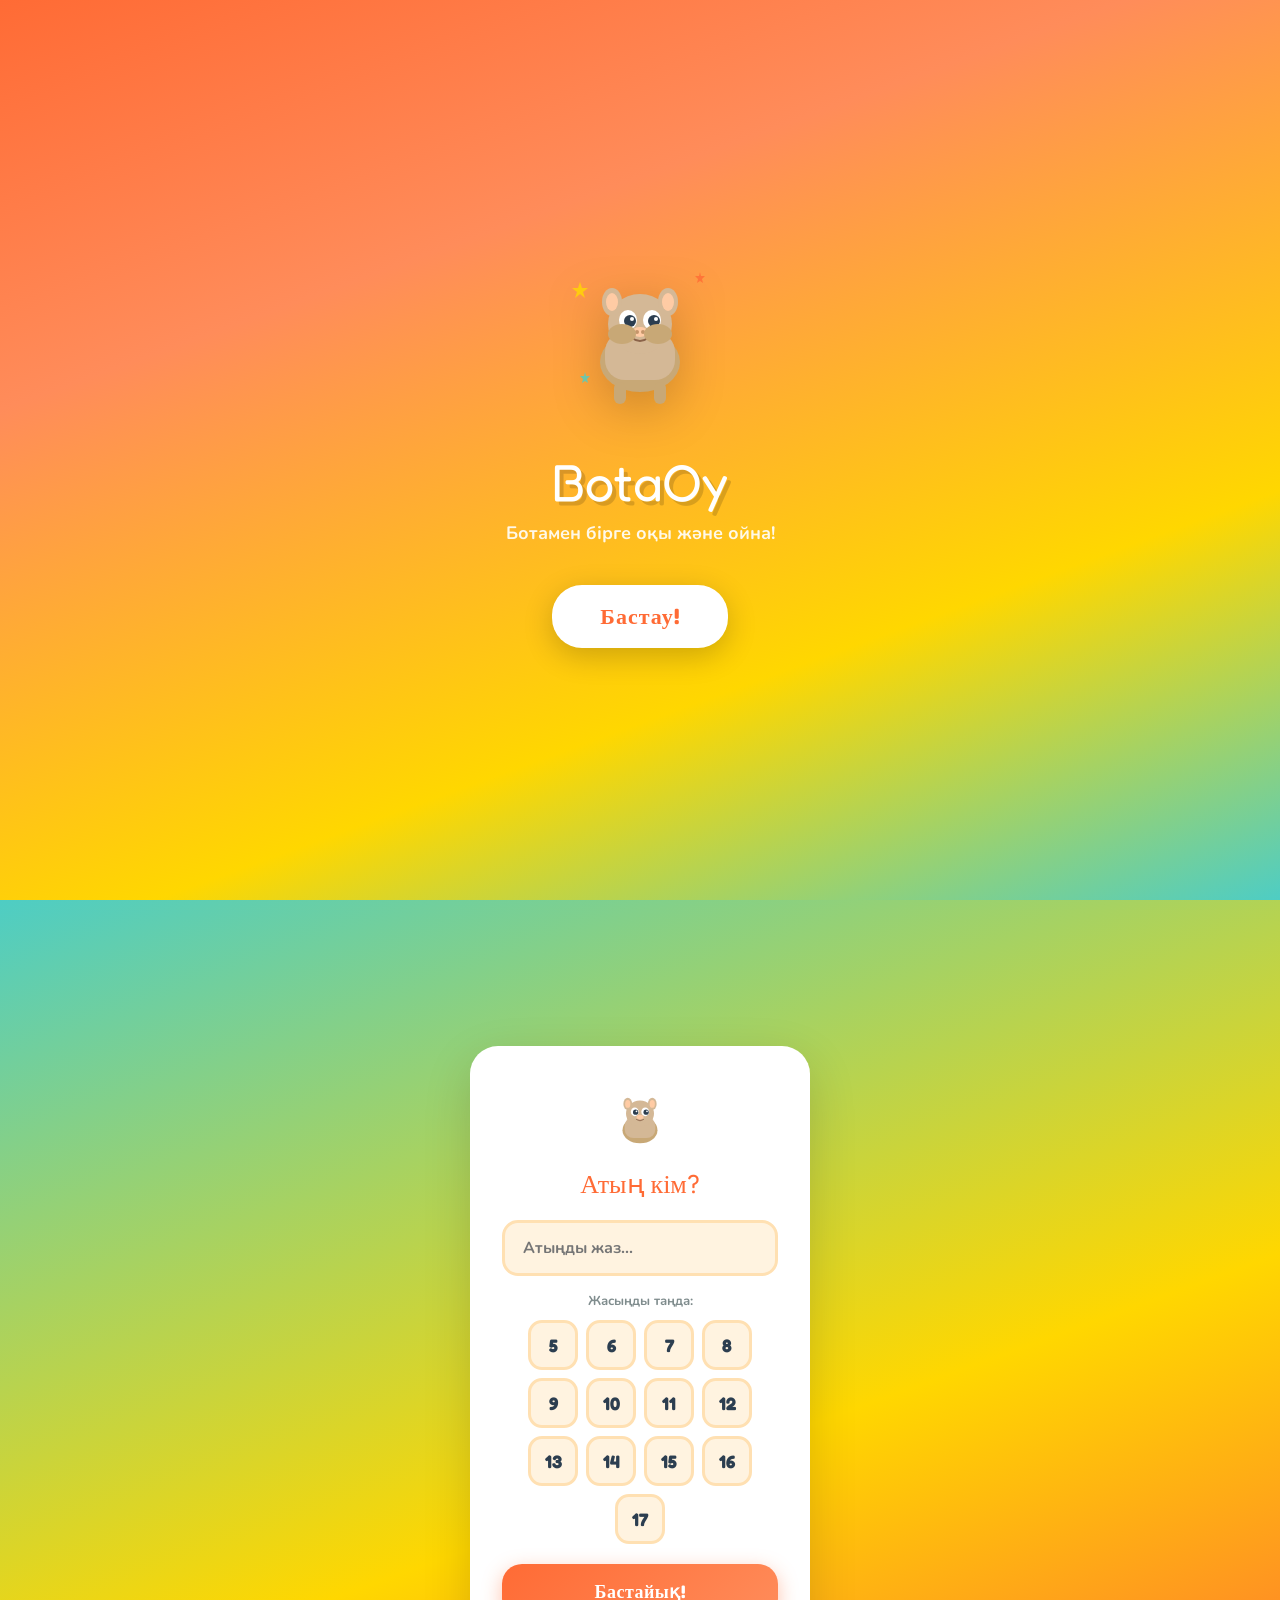
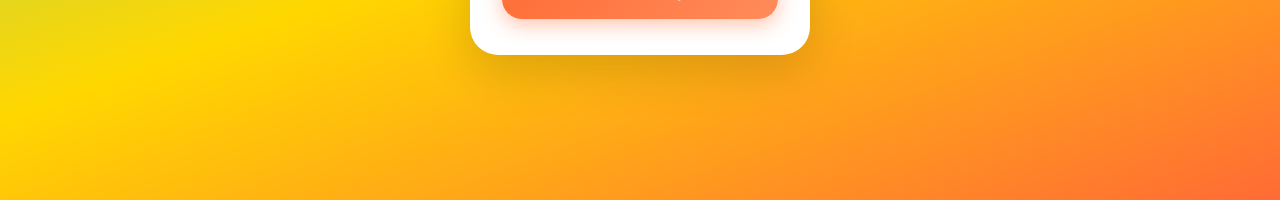
<file: index.html>
<!DOCTYPE html>
<html lang="kk">
<head>
<meta charset="UTF-8">
<meta name="viewport" content="width=device-width, initial-scale=1.0">
<title>BotaOy — Баян Сұлу</title>
<link href="https://fonts.googleapis.com/css2?family=Nunito:wght@400;600;700;800;900&family=Fredoka+One&display=swap" rel="stylesheet">
<style>
:root {
  --bg: #FFF9F0;
  --surface: #FFFFFF;
  --surface2: #FFF3E0;
  --primary: #FF6B35;
  --primary2: #FF8C5A;
  --secondary: #4ECDC4;
  --secondary2: #7EDDD8;
  --gold: #FFD700;
  --gold2: #FFA500;
  --purple: #9B59B6;
  --purple2: #C39BD3;
  --green: #27AE60;
  --green2: #58D68D;
  --blue: #2980B9;
  --blue2: #5DADE2;
  --red: #E74C3C;
  --border: #FFE0B2;
  --text: #2C3E50;
  --text2: #7F8C8D;
  --shadow: 0 4px 20px rgba(255,107,53,0.15);
  --shadow2: 0 8px 32px rgba(255,107,53,0.25);
  --legendary: #FFD700;
  --epic: #9B59B6;
  --rare: #2980B9;
  --common: #95A5A6;
}
* { margin:0; padding:0; box-sizing:border-box; }
body {
  font-family: 'Nunito', sans-serif;
  background: var(--bg);
  color: var(--text);
  min-height: 100vh;
  overflow-x: hidden;
}
body::before {
  content: '';
  position: fixed;
  inset: 0;
  background:
    radial-gradient(circle at 10% 20%, rgba(255,107,53,0.08) 0%, transparent 40%),
    radial-gradient(circle at 90% 80%, rgba(78,205,196,0.08) 0%, transparent 40%),
    radial-gradient(circle at 50% 50%, rgba(255,215,0,0.04) 0%, transparent 60%);
  pointer-events: none;
  z-index: 0;
}
.stars-bg { position: fixed; inset: 0; pointer-events: none; z-index: 0; overflow: hidden; }
.star {
  position: absolute; width: 8px; height: 8px; background: var(--gold);
  clip-path: polygon(50% 0%,61% 35%,98% 35%,68% 57%,79% 91%,50% 70%,21% 91%,32% 57%,2% 35%,39% 35%);
  animation: floatStar linear infinite; opacity: 0.4;
}
@keyframes floatStar {
  0% { transform: translateY(100vh) rotate(0deg); opacity: 0; }
  10% { opacity: 0.4; } 90% { opacity: 0.4; }
  100% { transform: translateY(-100px) rotate(360deg); opacity: 0; }
}
.top-bar {
  position: fixed; top: 0; left: 0; right: 0;
  background: linear-gradient(135deg, var(--primary), var(--primary2));
  padding: 12px 20px; display: flex; align-items: center; justify-content: space-between;
  z-index: 99; box-shadow: 0 4px 20px rgba(255,107,53,0.4);
}
.logo-text { font-family: 'Fredoka One', cursive; font-size: 24px; color: white; text-shadow: 2px 2px 0px rgba(0,0,0,0.15); letter-spacing: 1px; }
.logo-sub { font-size: 10px; color: rgba(255,255,255,0.8); display: block; margin-top: -2px; }
.coin-pill {
  background: rgba(255,255,255,0.25); border: 2px solid rgba(255,255,255,0.5);
  border-radius: 30px; padding: 6px 14px; display: flex; align-items: center; gap: 6px; backdrop-filter: blur(10px);
}
.coin-star { width: 22px; height: 22px; }
.coin-count { font-size: 16px; font-weight: 900; color: white; font-family: 'Fredoka One', cursive; }
.lang-bar { position: fixed; top: 66px; right: 12px; display: flex; gap: 4px; z-index: 98; }
.lang-btn {
  background: white; border: 2px solid var(--border); border-radius: 10px;
  padding: 4px 8px; font-size: 11px; font-weight: 800; cursor: pointer; transition: all 0.2s;
  font-family: 'Nunito', sans-serif; color: var(--text2);
}
.lang-btn.active { background: var(--primary); border-color: var(--primary); color: white; }
.page { display: none; padding: 130px 16px 100px; position: relative; z-index: 1; min-height: 100vh; }
.page.active { display: block; }

/* WELCOME */
#page-welcome {
  padding: 0; display: flex; flex-direction: column; align-items: center; justify-content: center;
  min-height: 100vh; background: linear-gradient(160deg, #FF6B35 0%, #FF8C5A 30%, #FFD700 70%, #4ECDC4 100%); text-align: center;
}
#page-welcome.active { display: flex; }
.welcome-hero { margin-bottom: 32px; animation: bounceIn 0.8s cubic-bezier(0.34,1.56,0.64,1); }
@keyframes bounceIn { from { transform: scale(0.3) translateY(50px); opacity: 0; } to { transform: scale(1) translateY(0); opacity: 1; } }
.welcome-title { font-family: 'Fredoka One', cursive; font-size: 52px; color: white; text-shadow: 4px 4px 0 rgba(0,0,0,0.15); margin-bottom: 8px; animation: slideDown 0.6s ease 0.2s both; }
.welcome-sub { font-size: 18px; color: rgba(255,255,255,0.9); margin-bottom: 40px; font-weight: 700; animation: slideDown 0.6s ease 0.4s both; }
@keyframes slideDown { from { opacity: 0; transform: translateY(-20px); } to { opacity: 1; transform: translateY(0); } }
.welcome-btn {
  background: white; color: var(--primary); border: none; border-radius: 30px; padding: 18px 48px;
  font-size: 22px; font-weight: 900; font-family: 'Fredoka One', cursive; cursor: pointer;
  box-shadow: 0 8px 30px rgba(0,0,0,0.2); transition: all 0.2s; animation: slideUp 0.6s ease 0.6s both; letter-spacing: 1px;
}
.welcome-btn:hover { transform: translateY(-4px) scale(1.05); box-shadow: 0 16px 40px rgba(0,0,0,0.25); }
@keyframes slideUp { from { opacity: 0; transform: translateY(30px); } to { opacity: 1; transform: translateY(0); } }
.cambot-svg { width: 160px; height: 160px; filter: drop-shadow(0 12px 24px rgba(0,0,0,0.2)); }

/* ONBOARD */
#page-onboard {
  padding: 0; display: flex; flex-direction: column; align-items: center; justify-content: center;
  min-height: 100vh; background: linear-gradient(160deg, #4ECDC4, #FFD700 60%, #FF6B35); text-align: center;
}
#page-onboard.active { display: flex; }
.onboard-card { background: white; border-radius: 28px; padding: 36px 32px; max-width: 340px; width: 90%; box-shadow: 0 16px 48px rgba(0,0,0,0.15); }
.onboard-title { font-family: 'Fredoka One', cursive; font-size: 26px; color: var(--primary); margin-bottom: 20px; }
.fancy-input {
  width: 100%; background: var(--surface2); border: 3px solid var(--border); border-radius: 16px;
  padding: 14px 18px; font-size: 16px; font-family: 'Nunito', sans-serif; font-weight: 700;
  color: var(--text); outline: none; transition: border-color 0.2s; margin-bottom: 16px;
}
.fancy-input:focus { border-color: var(--primary); }
.age-grid { display: flex; gap: 8px; justify-content: center; flex-wrap: wrap; margin-bottom: 20px; }
.age-btn {
  width: 50px; height: 50px; border-radius: 14px; background: var(--surface2); border: 3px solid var(--border);
  font-size: 18px; font-weight: 900; cursor: pointer; transition: all 0.2s; font-family: 'Fredoka One', cursive; color: var(--text);
}
.age-btn.selected { background: var(--primary); border-color: var(--primary); color: white; transform: scale(1.1); }
.big-btn {
  background: linear-gradient(135deg, var(--primary), var(--primary2)); border: none; border-radius: 20px;
  padding: 16px 32px; font-size: 18px; font-weight: 900; color: white; cursor: pointer; width: 100%;
  font-family: 'Fredoka One', cursive; box-shadow: 0 6px 20px rgba(255,107,53,0.4); transition: all 0.2s; letter-spacing: 0.5px;
}
.big-btn:hover { transform: translateY(-2px); box-shadow: 0 10px 28px rgba(255,107,53,0.5); }
.big-btn:active { transform: translateY(0); }

/* MENU */
.section-title { font-family: 'Fredoka One', cursive; font-size: 24px; color: var(--text); margin-bottom: 4px; }
.section-sub { font-size: 14px; color: var(--text2); margin-bottom: 20px; font-weight: 600; }
.menu-grid { display: grid; grid-template-columns: 1fr 1fr; gap: 14px; margin-top: 16px; }
.game-card {
  background: white; border-radius: 22px; padding: 20px 14px; text-align: center; cursor: pointer;
  transition: all 0.25s; box-shadow: 0 4px 16px rgba(0,0,0,0.08); border: 3px solid transparent;
  position: relative; overflow: hidden;
}
.game-card::after { content: ''; position: absolute; inset: 0; background: linear-gradient(135deg, rgba(255,255,255,0) 60%, rgba(255,255,255,0.6)); }
.game-card:hover { transform: translateY(-5px) scale(1.02); box-shadow: 0 12px 32px rgba(0,0,0,0.15); }
.game-card.color-1 { border-color: #FF6B35; background: linear-gradient(135deg, #FFF5F2, white); }
.game-card.color-2 { border-color: #4ECDC4; background: linear-gradient(135deg, #F0FFFD, white); }
.game-card.color-3 { border-color: #9B59B6; background: linear-gradient(135deg, #FAF0FF, white); }
.game-card.color-4 { border-color: #27AE60; background: linear-gradient(135deg, #F0FFF7, white); }
.game-card.color-5 { border-color: #2980B9; background: linear-gradient(135deg, #F0F8FF, white); }
.game-card.color-6 { border-color: #E74C3C; background: linear-gradient(135deg, #FFF0F0, white); }
.game-icon-wrap { width: 64px; height: 64px; border-radius: 18px; margin: 0 auto 10px; display: flex; align-items: center; justify-content: center; }
.game-title-card { font-family: 'Fredoka One', cursive; font-size: 14px; margin-bottom: 4px; color: var(--text); }
.game-reward-tag { display: inline-block; background: var(--gold); color: #7a5000; font-size: 11px; font-weight: 800; padding: 3px 10px; border-radius: 10px; }

/* GAME PAGES */
.back-btn {
  display: flex; align-items: center; gap: 8px; background: white; border: 2px solid var(--border);
  border-radius: 14px; padding: 8px 16px; font-size: 14px; font-weight: 800; cursor: pointer;
  margin-bottom: 16px; color: var(--text); font-family: 'Nunito', sans-serif; box-shadow: 0 2px 8px rgba(0,0,0,0.08);
}
.game-header {
  background: white; border-radius: 20px; padding: 16px 20px; display: flex; justify-content: space-around;
  margin-bottom: 20px; box-shadow: 0 4px 16px rgba(0,0,0,0.07);
}
.stat-chip { text-align: center; }
.stat-num { font-family: 'Fredoka One', cursive; font-size: 24px; color: var(--primary); display: block; }
.stat-lbl { font-size: 11px; color: var(--text2); font-weight: 700; }

/* MEMORY */
.memory-grid { display: grid; grid-template-columns: repeat(4,1fr); gap: 10px; max-width: 380px; margin: 0 auto; }
.mem-card { aspect-ratio: 1; border-radius: 16px; cursor: pointer; transition: all 0.3s cubic-bezier(0.34,1.56,0.64,1); position: relative; transform-style: preserve-3d; }
.mem-card-inner { width: 100%; height: 100%; position: relative; transform-style: preserve-3d; transition: transform 0.4s; border-radius: 16px; }
.mem-card.flipped .mem-card-inner { transform: rotateY(180deg); }
.mem-face { position: absolute; inset: 0; border-radius: 16px; display: flex; align-items: center; justify-content: center; backface-visibility: hidden; }
.mem-back { background: linear-gradient(135deg, var(--secondary), var(--secondary2)); border: 3px solid rgba(255,255,255,0.5); }
.mem-front { background: white; border: 3px solid var(--border); transform: rotateY(180deg); font-size: 28px; }
.mem-card.matched .mem-front { background: linear-gradient(135deg, #ECFFF8, #D5F5E3); border-color: var(--green); animation: matchPop 0.4s cubic-bezier(0.34,1.56,0.64,1); }
@keyframes matchPop { 0% { transform: rotateY(180deg) scale(0.8); } 60% { transform: rotateY(180deg) scale(1.15); } 100% { transform: rotateY(180deg) scale(1); } }

/* QUIZ */
.quiz-bubble { background: white; border-radius: 24px; padding: 24px; margin-bottom: 20px; box-shadow: 0 4px 20px rgba(0,0,0,0.08); position: relative; }
.quiz-bubble::after { content: ''; position: absolute; bottom: -14px; left: 40px; border: 14px solid transparent; border-top: 14px solid white; }
.quiz-q-text { font-size: 16px; font-weight: 800; line-height: 1.5; color: var(--text); }
.quiz-options { margin-top: 20px; display: grid; gap: 10px; }
.quiz-opt-btn {
  background: white; border: 3px solid var(--border); border-radius: 16px; padding: 14px 18px;
  font-size: 15px; font-weight: 700; cursor: pointer; text-align: left; transition: all 0.2s;
  font-family: 'Nunito', sans-serif; color: var(--text); display: flex; align-items: center; gap: 12px;
}
.quiz-opt-btn:hover:not(:disabled) { border-color: var(--secondary); background: #F0FFFD; transform: translateX(4px); }
.quiz-opt-letter { width: 30px; height: 30px; border-radius: 10px; background: var(--surface2); display: flex; align-items: center; justify-content: center; font-family: 'Fredoka One', cursive; font-size: 14px; flex-shrink: 0; }
.quiz-opt-btn.correct { border-color: var(--green); background: linear-gradient(135deg, #ECFFF8, #D5F5E3); animation: correctShake 0.5s ease; }
.quiz-opt-btn.correct .quiz-opt-letter { background: var(--green); color: white; }
@keyframes correctShake { 0% { transform: scale(1); } 25% { transform: scale(1.06) translateX(4px); } 50% { transform: scale(1.06) translateX(-4px); } 75% { transform: scale(1.03); } 100% { transform: scale(1); } }
.quiz-opt-btn.wrong { border-color: var(--red); background: linear-gradient(135deg, #FFF5F5, #FFE0E0); }
.quiz-opt-btn.wrong .quiz-opt-letter { background: var(--red); color: white; }

/* MATH */
.math-box { background: white; border-radius: 28px; padding: 40px 24px; text-align: center; margin-bottom: 24px; box-shadow: 0 8px 32px rgba(0,0,0,0.08); border: 3px solid var(--border); }
.math-expr { font-family: 'Fredoka One', cursive; font-size: 40px; color: var(--text); margin-bottom: 8px; }
.math-streak-badge { display: inline-block; background: linear-gradient(135deg, var(--gold), var(--gold2)); color: #7a5000; font-size: 12px; font-weight: 800; padding: 4px 12px; border-radius: 12px; }
.math-answers { display: grid; grid-template-columns: 1fr 1fr; gap: 12px; }
.math-ans-btn {
  background: white; border: 3px solid var(--border); border-radius: 20px; padding: 22px;
  font-family: 'Fredoka One', cursive; font-size: 28px; cursor: pointer; transition: all 0.2s; color: var(--text);
  box-shadow: 0 4px 12px rgba(0,0,0,0.06);
}
.math-ans-btn:hover:not(:disabled) { border-color: var(--secondary); background: #F0FFFD; transform: scale(1.05); }
.math-ans-btn.correct { border-color: var(--green); background: linear-gradient(135deg, #ECFFF8, #D5F5E3); animation: bigPop 0.4s cubic-bezier(0.34,1.56,0.64,1); color: var(--green); }
.math-ans-btn.wrong { border-color: var(--red); background: linear-gradient(135deg, #FFF5F5, #FFE0E0); animation: shake 0.3s ease; color: var(--red); }
@keyframes bigPop { 0% { transform: scale(0.9); } 60% { transform: scale(1.15); } 100% { transform: scale(1); } }
@keyframes shake { 0% { transform: translateX(0); } 20% { transform: translateX(-8px); } 40% { transform: translateX(8px); } 60% { transform: translateX(-5px); } 80% { transform: translateX(5px); } 100% { transform: translateX(0); } }

/* PUZZLE */
.puzzle-board { display: grid; gap: 6px; margin: 0 auto 20px; }
.puzzle-board.size-3 { grid-template-columns: repeat(3,1fr); max-width: 300px; }
.puzzle-board.size-4 { grid-template-columns: repeat(4,1fr); max-width: 360px; }
.puzzle-board.size-5 { grid-template-columns: repeat(5,1fr); max-width: 400px; }
.p-tile {
  aspect-ratio: 1; background: white; border: 3px solid var(--border); border-radius: 14px;
  display: flex; align-items: center; justify-content: center; font-family: 'Fredoka One', cursive;
  font-size: 24px; color: var(--text); cursor: pointer; transition: all 0.15s; box-shadow: 0 3px 10px rgba(0,0,0,0.08);
}
.p-tile:hover:not(.empty) { border-color: var(--secondary); transform: scale(1.05); }
.p-tile.empty { background: var(--surface2); border-style: dashed; cursor: default; box-shadow: none; }
.p-tile.solved { background: linear-gradient(135deg, #ECFFF8, #D5F5E3); border-color: var(--green); color: var(--green); animation: solvedPop 0.4s ease; }
@keyframes solvedPop { 0% { transform: scale(0.9); } 60% { transform: scale(1.1); } 100% { transform: scale(1); } }
.puzzle-levels { display: flex; gap: 8px; justify-content: center; margin-bottom: 16px; }
.level-btn { padding: 8px 18px; border-radius: 14px; border: 3px solid var(--border); background: white; font-size: 13px; font-weight: 800; cursor: pointer; transition: all 0.2s; font-family: 'Nunito', sans-serif; }
.level-btn.active { background: linear-gradient(135deg, var(--secondary), var(--secondary2)); border-color: var(--secondary); color: white; }

/* WORD GAME */
.word-scramble-box { background: white; border-radius: 24px; padding: 28px 20px; text-align: center; margin-bottom: 20px; box-shadow: 0 6px 24px rgba(0,0,0,0.08); border: 3px solid var(--border); }
.scrambled { font-family: 'Fredoka One', cursive; font-size: 36px; letter-spacing: 10px; color: var(--purple); margin-bottom: 10px; }
.word-hint-txt { font-size: 13px; color: var(--text2); font-weight: 600; }
.word-input {
  width: 100%; background: white; border: 3px solid var(--border); border-radius: 18px;
  padding: 16px 20px; font-size: 20px; font-family: 'Fredoka One', cursive; letter-spacing: 6px;
  text-transform: uppercase; outline: none; margin-bottom: 12px; text-align: center;
  transition: border-color 0.2s; color: var(--text); box-shadow: 0 4px 12px rgba(0,0,0,0.06);
}
.word-input:focus { border-color: var(--purple); }
.word-input.correct-input { border-color: var(--green); background: #ECFFF8; animation: bigPop 0.4s ease; }

/* SNAKE GAME */
#page-snake { display: none; }
#page-snake.active { display: block; }
.snake-canvas-wrap { display: flex; justify-content: center; margin-bottom: 16px; }
#snakeCanvas { border-radius: 16px; border: 4px solid var(--secondary); box-shadow: 0 8px 32px rgba(78,205,196,0.3); background: #0d1f2d; }
.snake-controls { display: grid; grid-template-columns: repeat(3,1fr); gap: 8px; max-width: 220px; margin: 0 auto 16px; }
.snake-btn {
  background: white; border: 3px solid var(--secondary); border-radius: 14px; padding: 14px;
  font-size: 22px; cursor: pointer; transition: all 0.15s; display: flex; align-items: center; justify-content: center;
  box-shadow: 0 4px 12px rgba(0,0,0,0.08);
}
.snake-btn:active { transform: scale(0.92); background: var(--secondary); }
.snake-info { display: flex; gap: 12px; justify-content: center; margin-bottom: 12px; }
.snake-badge {
  background: white; border-radius: 14px; padding: 8px 18px; font-family: 'Fredoka One', cursive;
  font-size: 16px; box-shadow: 0 4px 12px rgba(0,0,0,0.07); border: 2px solid var(--border);
}

/* SHOP */
.shop-tabs { display: flex; background: white; border-radius: 18px; padding: 5px; gap: 4px; margin-bottom: 20px; box-shadow: 0 4px 16px rgba(0,0,0,0.07); }
.shop-tab { flex: 1; padding: 10px 6px; border: none; border-radius: 13px; font-size: 11px; font-weight: 800; cursor: pointer; transition: all 0.2s; font-family: 'Nunito', sans-serif; color: var(--text2); background: transparent; }
.shop-tab.active { background: linear-gradient(135deg, var(--primary), var(--primary2)); color: white; box-shadow: 0 4px 12px rgba(255,107,53,0.3); }

/* CASE CARDS */
.case-card { background: white; border-radius: 22px; padding: 20px; display: flex; align-items: center; gap: 16px; cursor: pointer; transition: all 0.25s; box-shadow: 0 4px 16px rgba(0,0,0,0.08); border: 3px solid transparent; margin-bottom: 12px; }
.case-card:hover { transform: translateY(-3px); box-shadow: 0 12px 32px rgba(0,0,0,0.12); }
.case-card.bronze { border-color: #CD7F32; }
.case-card.silver { border-color: #C0C0C0; }
.case-card.gold-case { border-color: #FFD700; }
.case-card.discount-case { border-color: #E91E8C; background: linear-gradient(135deg, #FFF0F8, white); }
.case-icon-box { width: 72px; height: 72px; border-radius: 18px; display: flex; align-items: center; justify-content: center; flex-shrink: 0; }
.case-icon-box.bronze-bg { background: linear-gradient(135deg, #CD7F32, #E8A45A); }
.case-icon-box.silver-bg { background: linear-gradient(135deg, #7F8C8D, #BDC3C7); }
.case-icon-box.gold-bg { background: linear-gradient(135deg, #F39C12, #FFD700); }
.case-icon-box.discount-bg { background: linear-gradient(135deg, #E91E8C, #FF6B9D); }
.case-name { font-family: 'Fredoka One', cursive; font-size: 17px; margin-bottom: 4px; }
.case-desc { font-size: 12px; color: var(--text2); font-weight: 600; margin-bottom: 10px; }
.odds-row { display: flex; gap: 5px; flex-wrap: wrap; }
.odds-badge { font-size: 10px; font-weight: 800; padding: 3px 8px; border-radius: 8px; }
.badge-common { background: rgba(149,165,166,0.2); color: var(--common); }
.badge-rare { background: rgba(41,128,185,0.15); color: var(--blue); }
.badge-epic { background: rgba(155,89,182,0.15); color: var(--purple); }
.badge-legendary { background: rgba(255,215,0,0.2); color: #B8860B; }
.case-price-tag { display: flex; align-items: center; gap: 4px; font-family: 'Fredoka One', cursive; font-size: 18px; color: #B8860B; white-space: nowrap; }

/* DISCOUNT CASE REVEAL */
.discount-reveal-grid { display: grid; grid-template-columns: repeat(4,1fr); gap: 8px; margin: 16px 0; }
.discount-cell {
  background: linear-gradient(135deg, #FFF0F8, #FFE0F0); border: 2px solid #E91E8C; border-radius: 12px;
  padding: 10px 4px; text-align: center; font-size: 11px; font-weight: 800; color: #E91E8C;
  display: flex; flex-direction: column; align-items: center; gap: 4px;
}
.discount-cell.empty-cell { background: #f5f5f5; border-color: #ddd; color: #aaa; }
.discount-pct { font-family: 'Fredoka One', cursive; font-size: 18px; }

/* ICONS SHOP */
.icons-grid { display: grid; grid-template-columns: repeat(3,1fr); gap: 12px; }
.icon-shop-item { background: white; border-radius: 18px; padding: 14px 8px; text-align: center; cursor: pointer; transition: all 0.2s; box-shadow: 0 3px 10px rgba(0,0,0,0.07); border: 3px solid transparent; }
.icon-shop-item:hover { transform: translateY(-3px); box-shadow: 0 8px 24px rgba(0,0,0,0.12); }
.icon-shop-item.owned-item { border-color: var(--green); }
.icon-shop-item.equipped-item { border-color: var(--gold2); background: #FFFBEB; }
.icon-shop-item.locked-item { opacity: 0.5; cursor: not-allowed; }
.icon-svg-wrap { width: 56px; height: 56px; margin: 0 auto 8px; }
.icon-shop-name { font-size: 11px; font-weight: 800; margin-bottom: 3px; }
.icon-shop-rarity { font-size: 10px; font-weight: 800; margin-bottom: 5px; }
.icon-shop-price { font-size: 12px; font-weight: 900; color: #B8860B; }

/* PROMO */
.promo-section { background: white; border-radius: 22px; padding: 24px; box-shadow: 0 4px 16px rgba(0,0,0,0.07); }
.promo-title { font-family: 'Fredoka One', cursive; font-size: 18px; margin-bottom: 6px; color: var(--text); }
.promo-desc { font-size: 13px; color: var(--text2); font-weight: 600; margin-bottom: 16px; }
.promo-input { width: 100%; background: var(--surface2); border: 3px solid var(--border); border-radius: 14px; padding: 13px 16px; font-size: 15px; font-family: 'Fredoka One', cursive; letter-spacing: 3px; text-transform: uppercase; outline: none; margin-bottom: 10px; transition: border-color 0.2s; color: var(--text); }
.promo-input:focus { border-color: var(--primary); }
.promo-msg { padding: 12px 16px; border-radius: 12px; font-size: 13px; font-weight: 700; margin-top: 10px; display: none; }
.promo-msg.ok { background: #ECFFF8; color: var(--green); display: block; }
.promo-msg.fail { background: #FFF5F5; color: var(--red); display: block; }

/* PROFILE */
.profile-card { background: white; border-radius: 24px; padding: 28px 22px; text-align: center; margin-bottom: 16px; box-shadow: 0 6px 24px rgba(0,0,0,0.08); }
.avatar-ring { width: 88px; height: 88px; border-radius: 50%; border: 4px solid var(--primary); display: flex; align-items: center; justify-content: center; margin: 0 auto 14px; background: var(--surface2); overflow: hidden; cursor: pointer; transition: transform 0.2s; }
.avatar-ring:hover { transform: scale(1.05); }
.profile-name-txt { font-family: 'Fredoka One', cursive; font-size: 22px; margin-bottom: 4px; }
.profile-rank-txt { font-size: 13px; color: var(--gold2); font-weight: 800; margin-bottom: 16px; }
.profile-stats { display: grid; grid-template-columns: repeat(3,1fr); gap: 10px; }
.p-stat-card { background: var(--surface2); border-radius: 14px; padding: 12px 6px; }
.p-stat-num { font-family: 'Fredoka One', cursive; font-size: 20px; color: var(--primary); }
.p-stat-lbl { font-size: 10px; font-weight: 700; color: var(--text2); }
.inv-section { background: white; border-radius: 22px; padding: 20px; box-shadow: 0 4px 16px rgba(0,0,0,0.07); margin-bottom: 14px; }
.inv-title { font-family: 'Fredoka One', cursive; font-size: 16px; margin-bottom: 14px; }
.inv-grid { display: grid; grid-template-columns: repeat(4,1fr); gap: 8px; }
.inv-slot { aspect-ratio: 1; background: var(--surface2); border: 2px solid var(--border); border-radius: 12px; display: flex; align-items: center; justify-content: center; position: relative; }
.rarity-dot { position: absolute; bottom: 3px; right: 3px; width: 7px; height: 7px; border-radius: 50%; }
.dot-legendary { background: var(--legendary); }
.dot-epic { background: var(--epic); }
.dot-rare { background: var(--rare); }
.dot-common { background: var(--common); }

/* LEADERBOARD */
.lb-card { background: white; border-radius: 22px; padding: 20px; box-shadow: 0 4px 16px rgba(0,0,0,0.08); }
.lb-row { display: flex; align-items: center; gap: 14px; padding: 12px 10px; border-radius: 14px; margin-bottom: 6px; transition: background 0.2s; }
.lb-row:hover { background: var(--surface2); }
.lb-row.me { background: linear-gradient(135deg, #FFF5F2, #FFE8E0); border: 2px solid var(--primary); }
.lb-rank { font-family: 'Fredoka One', cursive; font-size: 20px; width: 36px; text-align: center; }
.lb-rank.gold-rank { color: #FFD700; }
.lb-rank.silver-rank { color: #C0C0C0; }
.lb-rank.bronze-rank { color: #CD7F32; }
.lb-name { flex: 1; font-weight: 800; font-size: 15px; }
.lb-score { font-family: 'Fredoka One', cursive; font-size: 16px; color: var(--primary); }
.lb-avatar { width: 36px; height: 36px; border-radius: 50%; background: var(--surface2); display: flex; align-items: center; justify-content: center; font-size: 18px; border: 2px solid var(--border); overflow: hidden; }

/* NAV */
nav {
  position: fixed; bottom: 0; left: 0; right: 0; background: white; border-top: 3px solid var(--border);
  display: flex; justify-content: space-around; padding: 10px 0 16px; z-index: 100; box-shadow: 0 -4px 20px rgba(0,0,0,0.08);
}
.nav-btn { background: none; border: none; cursor: pointer; display: flex; flex-direction: column; align-items: center; gap: 3px; font-size: 10px; font-weight: 800; color: var(--text2); transition: color 0.2s; font-family: 'Nunito', sans-serif; padding: 4px 12px; }
.nav-btn.active { color: var(--primary); }
.nav-icon-wrap { width: 36px; height: 36px; border-radius: 12px; display: flex; align-items: center; justify-content: center; transition: all 0.2s; }
.nav-btn.active .nav-icon-wrap { background: linear-gradient(135deg, var(--primary), var(--primary2)); }
.nav-btn.active .nav-icon-wrap svg { stroke: white; }

/* MODALS */
.modal-overlay { position: fixed; inset: 0; background: rgba(0,0,0,0.6); backdrop-filter: blur(4px); z-index: 200; display: none; align-items: flex-end; justify-content: center; padding: 16px; }
.modal-overlay.open { display: flex; }
.modal-sheet { background: white; border-radius: 28px 28px 20px 20px; padding: 28px 24px 32px; width: 100%; max-width: 420px; animation: slideSheet 0.35s cubic-bezier(0.34,1.56,0.64,1); }
@keyframes slideSheet { from { transform: translateY(100%); opacity: 0; } to { transform: translateY(0); opacity: 1; } }
.modal-title { font-family: 'Fredoka One', cursive; font-size: 20px; text-align: center; margin-bottom: 20px; color: var(--text); }

/* CASE ROULETTE */
.roulette-track-wrap { overflow: hidden; border-radius: 16px; border: 4px solid var(--gold); position: relative; margin-bottom: 20px; background: var(--surface2); height: 100px; }
.roulette-track-wrap::before,.roulette-track-wrap::after { content: ''; position: absolute; top: 0; bottom: 0; width: 60px; z-index: 2; }
.roulette-track-wrap::before { left: 0; background: linear-gradient(to right, white, transparent); }
.roulette-track-wrap::after { right: 0; background: linear-gradient(to left, white, transparent); }
.roulette-pointer { position: absolute; top: 0; bottom: 0; left: 50%; transform: translateX(-50%); width: 4px; background: var(--red); z-index: 3; border-radius: 2px; }
.roulette-pointer::before,.roulette-pointer::after { content: ''; position: absolute; left: 50%; transform: translateX(-50%); border-left: 8px solid transparent; border-right: 8px solid transparent; }
.roulette-pointer::before { top: 0; border-top: 12px solid var(--red); }
.roulette-pointer::after { bottom: 0; border-bottom: 12px solid var(--red); }
.roulette-track { display: flex; align-items: center; height: 100%; gap: 8px; padding: 0 8px; will-change: transform; }
.roulette-item { min-width: 80px; height: 80px; border-radius: 14px; display: flex; flex-direction: column; align-items: center; justify-content: center; gap: 4px; border: 3px solid transparent; flex-shrink: 0; }
.roulette-item.rarity-common { background: rgba(149,165,166,0.1); border-color: var(--common); }
.roulette-item.rarity-rare { background: rgba(41,128,185,0.1); border-color: var(--blue); }
.roulette-item.rarity-epic { background: rgba(155,89,182,0.1); border-color: var(--purple); }
.roulette-item.rarity-legendary { background: rgba(255,215,0,0.15); border-color: var(--gold); }
.roulette-item-label { font-size: 9px; font-weight: 800; }

/* WIN */
.win-burst { text-align: center; padding: 10px 0; }
.win-icon-big { font-size: 64px; margin-bottom: 8px; animation: bounceIn 0.5s cubic-bezier(0.34,1.56,0.64,1); display: block; }
.win-title-big { font-family: 'Fredoka One', cursive; font-size: 28px; color: var(--primary); margin-bottom: 6px; }
.win-coins-big { font-family: 'Fredoka One', cursive; font-size: 36px; color: var(--gold2); text-shadow: 0 2px 8px rgba(255,165,0,0.3); }

/* CONFETTI */
.confetti-wrap { position: fixed; inset: 0; pointer-events: none; z-index: 250; overflow: hidden; }
.confetti-piece { position: absolute; top: -10px; width: 10px; height: 14px; opacity: 0; animation: confettiFall linear forwards; }
@keyframes confettiFall { 0% { opacity: 1; transform: translateY(0) rotateZ(0deg) rotateX(0deg); } 100% { opacity: 0; transform: translateY(110vh) rotateZ(720deg) rotateX(360deg); } }

/* COIN FLOAT */
.coin-float { position: fixed; top: 70px; right: 24px; background: linear-gradient(135deg, var(--gold), var(--gold2)); color: #7a5000; font-weight: 900; font-size: 18px; font-family: 'Fredoka One', cursive; padding: 8px 18px; border-radius: 20px; z-index: 300; opacity: 0; pointer-events: none; box-shadow: 0 4px 16px rgba(255,165,0,0.4); }
.coin-float.show { animation: coinPop 1.8s ease forwards; }
@keyframes coinPop { 0% { opacity: 0; transform: translateY(0) scale(0.5); } 20% { opacity: 1; transform: translateY(0) scale(1.2); } 40% { opacity: 1; transform: translateY(-10px) scale(1); } 80% { opacity: 1; transform: translateY(-50px) scale(1); } 100% { opacity: 0; transform: translateY(-80px) scale(0.8); } }

/* TOAST */
.toast { position: fixed; bottom: 90px; left: 50%; transform: translateX(-50%); background: var(--text); color: white; border-radius: 20px; padding: 12px 22px; font-size: 13px; font-weight: 800; z-index: 400; opacity: 0; transition: opacity 0.3s; white-space: nowrap; pointer-events: none; }
.toast.show { opacity: 1; }

/* PROGRESS BAR */
.progress-outer { background: var(--surface2); border-radius: 10px; height: 10px; margin-bottom: 16px; overflow: hidden; border: 2px solid var(--border); }
.progress-inner { height: 100%; background: linear-gradient(90deg, var(--secondary), var(--secondary2)); border-radius: 10px; transition: width 0.4s; }

/* AVATAR PICKER */
.avatar-pick-grid { display: grid; grid-template-columns: repeat(4,1fr); gap: 8px; margin-bottom: 16px; }
.avatar-pick-opt { aspect-ratio: 1; background: var(--surface2); border: 3px solid transparent; border-radius: 16px; display: flex; align-items: center; justify-content: center; cursor: pointer; transition: all 0.2s; }
.avatar-pick-opt:hover { border-color: var(--primary); transform: scale(1.05); }
.avatar-pick-opt.sel { border-color: var(--primary); background: #FFF5F2; transform: scale(1.05); }

/* OUTLINE BTN */
.outline-btn { background: transparent; border: 3px solid var(--border); border-radius: 16px; padding: 12px 20px; font-size: 14px; font-weight: 800; cursor: pointer; font-family: 'Nunito', sans-serif; transition: all 0.2s; color: var(--text); }
.outline-btn:hover { border-color: var(--primary); color: var(--primary); }

/* CAMBOT MINI / BOTA BOT */
.bota-bot-wrap {
  position: fixed; bottom: 80px; right: 16px; z-index: 150; cursor: pointer;
  animation: botaBob 2s ease-in-out infinite;
}
@keyframes botaBob { 0%,100% { transform: translateY(0); } 50% { transform: translateY(-6px); } }
.bota-speech {
  position: fixed; bottom: 150px; right: 14px; background: white; border: 3px solid var(--secondary);
  border-radius: 18px 18px 4px 18px; padding: 10px 14px; font-size: 13px; font-weight: 800;
  color: var(--text); box-shadow: 0 4px 16px rgba(0,0,0,0.12); z-index: 151;
  max-width: 180px; line-height: 1.4; display: none; animation: fadeInPop 0.3s ease;
}
.bota-speech.show { display: block; }
@keyframes fadeInPop { from { opacity:0; transform:scale(0.8) translateY(10px); } to { opacity:1; transform:scale(1) translateY(0); } }
.bota-speech::after { content:''; position:absolute; bottom:-12px; right:14px; border:6px solid transparent; border-top:6px solid var(--secondary); }

@media (max-width: 360px) {
  .menu-grid { grid-template-columns: 1fr 1fr; gap: 10px; }
  .math-expr { font-size: 32px; }
  .scrambled { font-size: 28px; }
}
</style>
</head>
<body>

<!-- STARS BG -->
<div class="stars-bg" id="starsBg"></div>

<!-- COIN FLOAT -->
<div class="coin-float" id="coinFloat">+0</div>

<!-- CONFETTI -->
<div class="confetti-wrap" id="confettiWrap"></div>

<!-- TOAST -->
<div class="toast" id="toast"></div>

<!-- BOTA BOT (маленький верблюдик внизу) -->
<div class="bota-bot-wrap" id="botaBot" onclick="toggleBotaSpeech()" style="display:none">
  <svg width="56" height="56" viewBox="0 0 160 160">
    <ellipse cx="80" cy="110" rx="40" ry="30" fill="#C8A876"/>
    <rect x="45" y="80" width="70" height="48" rx="20" fill="#D4B896"/>
    <ellipse cx="80" cy="72" rx="32" ry="30" fill="#D4B896"/>
    <ellipse cx="52" cy="50" rx="10" ry="14" fill="#D4B896"/>
    <ellipse cx="108" cy="50" rx="10" ry="14" fill="#D4B896"/>
    <ellipse cx="52" cy="50" rx="6" ry="9" fill="#FFCBA4"/>
    <ellipse cx="108" cy="50" rx="6" ry="9" fill="#FFCBA4"/>
    <ellipse cx="68" cy="68" rx="9" ry="10" fill="white"/>
    <ellipse cx="92" cy="68" rx="9" ry="10" fill="white"/>
    <circle cx="70" cy="69" r="6" fill="#2C3E50"/>
    <circle cx="94" cy="69" r="6" fill="#2C3E50"/>
    <circle cx="72" cy="67" r="2" fill="white"/>
    <circle cx="96" cy="67" r="2" fill="white"/>
    <ellipse cx="80" cy="80" rx="8" ry="5" fill="#FFCBA4"/>
    <circle cx="77" cy="80" r="2" fill="#C4956A"/>
    <circle cx="83" cy="80" r="2" fill="#C4956A"/>
    <path d="M72 86 Q80 92 88 86" stroke="#8B6349" stroke-width="2" fill="none" stroke-linecap="round"/>
    <ellipse cx="62" cy="82" rx="14" ry="10" fill="#C8A876"/>
    <ellipse cx="98" cy="82" rx="14" ry="10" fill="#C8A876"/>
    <rect x="54" y="130" width="12" height="22" rx="6" fill="#C8A876"/>
    <rect x="94" y="130" width="12" height="22" rx="6" fill="#C8A876"/>
  </svg>
</div>
<div class="bota-speech" id="botaSpeech">Жарайсың! 🌟</div>

<!-- TOP BAR -->
<div class="top-bar" id="topBar" style="display:none">
  <div>
    <div class="logo-text">BotaOy</div>
    <span class="logo-sub">Баян Сұлу</span>
  </div>
  <div style="display:flex;align-items:center;gap:10px">
    <div class="coin-pill">
      <svg class="coin-star" viewBox="0 0 24 24" fill="#FFD700"><polygon points="12,2 15.09,8.26 22,9.27 17,14.14 18.18,21.02 12,17.77 5.82,21.02 7,14.14 2,9.27 8.91,8.26"/></svg>
      <span class="coin-count" id="coinDisplay">0</span>
    </div>
  </div>
</div>

<!-- LANG SWITCHER -->
<div class="lang-bar" id="langBar" style="display:none">
  <button class="lang-btn active" onclick="setLang('kk',this)">ҚАЗ</button>
  <button class="lang-btn" onclick="setLang('ru',this)">РУС</button>
  <button class="lang-btn" onclick="setLang('en',this)">ENG</button>
</div>

<!-- ========== PAGES ========== -->

<!-- WELCOME (автоматически пропускается если уже зарегистрирован) -->
<div class="page active" id="page-welcome">
  <div class="stars-bg" style="position:absolute"></div>
  <div class="welcome-hero">
    <svg class="cambot-svg" viewBox="0 0 160 160">
      <ellipse cx="80" cy="110" rx="40" ry="30" fill="#C8A876"/>
      <rect x="45" y="80" width="70" height="48" rx="20" fill="#D4B896"/>
      <ellipse cx="80" cy="72" rx="32" ry="30" fill="#D4B896"/>
      <ellipse cx="52" cy="50" rx="10" ry="14" fill="#D4B896"/>
      <ellipse cx="108" cy="50" rx="10" ry="14" fill="#D4B896"/>
      <ellipse cx="52" cy="50" rx="6" ry="9" fill="#FFCBA4"/>
      <ellipse cx="108" cy="50" rx="6" ry="9" fill="#FFCBA4"/>
      <ellipse cx="68" cy="68" rx="9" ry="10" fill="white"/>
      <ellipse cx="92" cy="68" rx="9" ry="10" fill="white"/>
      <circle cx="70" cy="69" r="6" fill="#2C3E50"/>
      <circle cx="94" cy="69" r="6" fill="#2C3E50"/>
      <circle cx="72" cy="67" r="2" fill="white"/>
      <circle cx="96" cy="67" r="2" fill="white"/>
      <ellipse cx="80" cy="80" rx="8" ry="5" fill="#FFCBA4"/>
      <circle cx="77" cy="80" r="2" fill="#C4956A"/>
      <circle cx="83" cy="80" r="2" fill="#C4956A"/>
      <path d="M72 86 Q80 92 88 86" stroke="#8B6349" stroke-width="2" fill="none" stroke-linecap="round"/>
      <ellipse cx="62" cy="82" rx="14" ry="10" fill="#C8A876"/>
      <ellipse cx="98" cy="82" rx="14" ry="10" fill="#C8A876"/>
      <rect x="54" y="130" width="12" height="22" rx="6" fill="#C8A876"/>
      <rect x="94" y="130" width="12" height="22" rx="6" fill="#C8A876"/>
      <polygon points="20,30 22,36 28,36 23,40 25,46 20,42 15,46 17,40 12,36 18,36" fill="#FFD700" opacity="0.8"/>
      <polygon points="140,20 141,24 145,24 142,27 143,31 140,29 137,31 138,27 135,24 139,24" fill="#FF6B35" opacity="0.8"/>
      <polygon points="25,120 26,124 30,124 27,127 28,131 25,129 22,131 23,127 20,124 24,124" fill="#4ECDC4" opacity="0.8"/>
    </svg>
  </div>
  <div class="welcome-title" id="wt">BotaOy</div>
  <div class="welcome-sub" id="ws">Ботамен бірге оқы және ойна!</div>
  <button class="welcome-btn" id="wbtn" onclick="goToOnboard()">Бастау!</button>
</div>

<!-- ONBOARD — имя и возраст -->
<div class="page" id="page-onboard">
  <div class="onboard-card">
    <svg style="width:70px;height:70px;margin:0 auto 16px;display:block" viewBox="0 0 160 160">
      <ellipse cx="80" cy="110" rx="40" ry="30" fill="#C8A876"/>
      <rect x="45" y="80" width="70" height="48" rx="20" fill="#D4B896"/>
      <ellipse cx="80" cy="72" rx="32" ry="30" fill="#D4B896"/>
      <ellipse cx="52" cy="50" rx="10" ry="14" fill="#D4B896"/>
      <ellipse cx="108" cy="50" rx="10" ry="14" fill="#D4B896"/>
      <ellipse cx="52" cy="50" rx="6" ry="9" fill="#FFCBA4"/>
      <ellipse cx="108" cy="50" rx="6" ry="9" fill="#FFCBA4"/>
      <ellipse cx="68" cy="68" rx="9" ry="10" fill="white"/>
      <ellipse cx="92" cy="68" rx="9" ry="10" fill="white"/>
      <circle cx="70" cy="69" r="6" fill="#2C3E50"/>
      <circle cx="94" cy="69" r="6" fill="#2C3E50"/>
      <circle cx="72" cy="67" r="2" fill="white"/>
      <circle cx="96" cy="67" r="2" fill="white"/>
      <ellipse cx="80" cy="80" rx="8" ry="5" fill="#FFCBA4"/>
      <path d="M72 86 Q80 92 88 86" stroke="#8B6349" stroke-width="2" fill="none" stroke-linecap="round"/>
    </svg>
    <div class="onboard-title" id="ob_title">Атың кім?</div>
    <input class="fancy-input" id="nameInputOnb" placeholder="Атыңды жаз..." maxlength="20">
    <div style="font-size:13px;font-weight:700;color:var(--text2);margin-bottom:10px" id="ob_age_lbl">Жасыңды таңда:</div>
    <div class="age-grid">
      <button class="age-btn" onclick="selectAge(5,this)">5</button>
      <button class="age-btn" onclick="selectAge(6,this)">6</button>
      <button class="age-btn" onclick="selectAge(7,this)">7</button>
      <button class="age-btn" onclick="selectAge(8,this)">8</button>
      <button class="age-btn" onclick="selectAge(9,this)">9</button>
      <button class="age-btn" onclick="selectAge(10,this)">10</button>
      <button class="age-btn" onclick="selectAge(11,this)">11</button>
      <button class="age-btn" onclick="selectAge(12,this)">12</button>
      <button class="age-btn" onclick="selectAge(13,this)">13</button>
      <button class="age-btn" onclick="selectAge(14,this)">14</button>
      <button class="age-btn" onclick="selectAge(15,this)">15</button>
      <button class="age-btn" onclick="selectAge(16,this)">16</button>
      <button class="age-btn" onclick="selectAge(17,this)">17</button>
    </div>
    <button class="big-btn" id="ob_btn" onclick="finishOnboard()">Бастайық!</button>
  </div>
</div>

<!-- MAIN MENU -->
<div class="page" id="page-menu">
  <div class="section-title" id="menu_title">Ойын таңда</div>
  <div class="section-sub" id="menu_sub">Ботакоин жина!</div>
  <div class="menu-grid">
    <div class="game-card color-1" onclick="openGame('memory')">
      <div class="game-icon-wrap" style="background:linear-gradient(135deg,#FFE8E0,#FFD0C0)">
        <svg width="40" height="40" viewBox="0 0 56 56"><rect x="6" y="8" width="20" height="28" rx="4" fill="#FF6B35"/><rect x="8" y="10" width="16" height="12" rx="2" fill="rgba(255,255,255,0.4)"/><rect x="30" y="8" width="20" height="28" rx="4" fill="#FF8C5A"/><rect x="32" y="10" width="16" height="12" rx="2" fill="rgba(255,255,255,0.4)"/><circle cx="16" cy="32" r="3" fill="white" opacity="0.8"/><circle cx="40" cy="32" r="3" fill="white" opacity="0.8"/></svg>
      </div>
      <div class="game-title-card" id="gc1">Карта ойыны</div>
      <div class="game-reward-tag">+10 BC</div>
    </div>
    <div class="game-card color-2" onclick="openGame('quiz')">
      <div class="game-icon-wrap" style="background:linear-gradient(135deg,#E0FFF9,#C0FFF5)">
        <svg width="40" height="40" viewBox="0 0 56 56"><circle cx="28" cy="24" r="16" fill="#4ECDC4"/><text x="28" y="30" text-anchor="middle" font-size="18" font-family="Fredoka One,cursive" fill="white">?</text><rect x="14" y="42" width="28" height="6" rx="3" fill="#4ECDC4" opacity="0.5"/><rect x="18" y="50" width="20" height="4" rx="2" fill="#4ECDC4" opacity="0.3"/></svg>
      </div>
      <div class="game-title-card" id="gc2">Қазақ тілі</div>
      <div class="game-reward-tag">+15 BC</div>
    </div>
    <div class="game-card color-3" onclick="openGame('math')">
      <div class="game-icon-wrap" style="background:linear-gradient(135deg,#F5E8FF,#EBD0FF)">
        <svg width="40" height="40" viewBox="0 0 56 56"><rect x="8" y="8" width="40" height="40" rx="8" fill="#9B59B6"/><text x="15" y="26" font-size="14" font-family="Fredoka One,cursive" fill="white">2</text><text x="25" y="26" font-size="12" font-family="Fredoka One,cursive" fill="#C39BD3">+</text><text x="33" y="26" font-size="14" font-family="Fredoka One,cursive" fill="white">3</text><line x1="14" y1="32" x2="42" y2="32" stroke="rgba(255,255,255,0.4)" stroke-width="1.5"/><text x="22" y="44" font-size="14" font-family="Fredoka One,cursive" fill="#FFD700">5</text></svg>
      </div>
      <div class="game-title-card" id="gc3">Математика</div>
      <div class="game-reward-tag">+12 BC</div>
    </div>
    <div class="game-card color-4" onclick="openGame('puzzle')">
      <div class="game-icon-wrap" style="background:linear-gradient(135deg,#E0FFF0,#C0FFE0)">
        <svg width="40" height="40" viewBox="0 0 56 56"><rect x="6" y="6" width="20" height="20" rx="4" fill="#27AE60"/><text x="16" y="22" text-anchor="middle" font-size="14" font-family="Fredoka One,cursive" fill="white">1</text><rect x="30" y="6" width="20" height="20" rx="4" fill="#2ECC71"/><text x="40" y="22" text-anchor="middle" font-size="14" font-family="Fredoka One,cursive" fill="white">2</text><rect x="6" y="30" width="20" height="20" rx="4" fill="#2ECC71"/><text x="16" y="46" text-anchor="middle" font-size="14" font-family="Fredoka One,cursive" fill="white">3</text><rect x="30" y="30" width="20" height="20" rx="4" fill="#A9DFBF" stroke="#27AE60" stroke-width="2" stroke-dasharray="4"/></svg>
      </div>
      <div class="game-title-card" id="gc4">Пазл</div>
      <div class="game-reward-tag">+25 BC</div>
    </div>
    <div class="game-card color-5" onclick="openGame('word')">
      <div class="game-icon-wrap" style="background:linear-gradient(135deg,#E0F0FF,#C0E0FF)">
        <svg width="40" height="40" viewBox="0 0 56 56"><rect x="6" y="14" width="44" height="30" rx="6" fill="#2980B9"/><rect x="10" y="18" width="36" height="4" rx="2" fill="rgba(255,255,255,0.4)"/><rect x="10" y="26" width="26" height="4" rx="2" fill="rgba(255,255,255,0.3)"/><rect x="10" y="34" width="18" height="4" rx="2" fill="rgba(255,255,255,0.2)"/><polygon points="42,34 50,8 44,8 36,34" fill="#FFD700"/><polygon points="44,8 50,8 48,14 42,14" fill="#FFA500"/></svg>
      </div>
      <div class="game-title-card" id="gc5">Сөз табу</div>
      <div class="game-reward-tag">+20 BC</div>
    </div>
    <div class="game-card color-6" onclick="openGame('snake')">
      <div class="game-icon-wrap" style="background:linear-gradient(135deg,#FFE0E0,#FFC0C0)">
        <svg width="40" height="40" viewBox="0 0 56 56"><rect x="6" y="6" width="44" height="44" rx="8" fill="#0d1f2d"/><rect x="10" y="20" width="8" height="8" rx="2" fill="#4ECDC4"/><rect x="18" y="20" width="8" height="8" rx="2" fill="#4ECDC4"/><rect x="26" y="20" width="8" height="8" rx="2" fill="#4ECDC4"/><rect x="26" y="28" width="8" height="8" rx="2" fill="#4ECDC4"/><rect x="26" y="36" width="8" height="8" rx="2" fill="#4ECDC4" opacity="0.6"/><circle cx="13" cy="18" r="2" fill="#FF6B35"/></svg>
      </div>
      <div class="game-title-card" id="gc6">Жылан ойыны</div>
      <div class="game-reward-tag">+30 BC</div>
    </div>
  </div>
</div>

<!-- MEMORY -->
<div class="page" id="page-memory">
  <button class="back-btn" onclick="goBack()">← <span id="back_mem">Артқа</span></button>
  <div class="section-title" id="mem_title">Карта ойыны</div>
  <div class="section-sub" id="mem_sub">Бірдей карталарды тауып жұпта</div>
  <div class="game-header">
    <div class="stat-chip"><span class="stat-num" id="memMoves">0</span><span class="stat-lbl" id="ml_moves">Қадам</span></div>
    <div class="stat-chip"><span class="stat-num" id="memMatches">0</span><span class="stat-lbl" id="ml_match">Жұп</span></div>
    <div class="stat-chip"><span class="stat-num" id="memCoins">0</span><span class="stat-lbl">BC</span></div>
  </div>
  <div class="memory-grid" id="memGrid"></div>
  <br>
  <button class="big-btn" id="mem_restart" onclick="initMemory()">Жаңадан</button>
</div>

<!-- QUIZ -->
<div class="page" id="page-quiz">
  <button class="back-btn" onclick="goBack()">← <span id="back_quiz">Артқа</span></button>
  <div class="section-title" id="quiz_title">Қазақ тілі тесті</div>
  <div style="display:flex;justify-content:space-between;align-items:center;margin-bottom:8px">
    <div class="section-sub" id="quizScoreLabel" style="margin-bottom:0">Сұрақ 1/10</div>
    <div style="font-size:13px;font-weight:800;color:var(--gold2)" id="quizCoinsLabel">0 BC</div>
  </div>
  <div class="progress-outer"><div class="progress-inner" id="quizProg" style="width:10%"></div></div>
  <div class="quiz-bubble"><div class="quiz-q-text" id="quizQ">Жүктелуде...</div></div>
  <div class="quiz-options" id="quizOpts"></div>
</div>

<!-- MATH -->
<div class="page" id="page-math">
  <button class="back-btn" onclick="goBack()">← <span id="back_math">Артқа</span></button>
  <div class="section-title" id="math_title">Математика</div>
  <div class="section-sub" id="math_sub">Дұрыс жауапты тап</div>
  <div class="game-header">
    <div class="stat-chip"><span class="stat-num" id="mathScore">0</span><span class="stat-lbl" id="ml_score">Ұпай</span></div>
    <div class="stat-chip"><span class="stat-num" id="mathStreak">0</span><span class="stat-lbl" id="ml_streak">Қатар</span></div>
    <div class="stat-chip"><span class="stat-num" id="mathCoins">0</span><span class="stat-lbl">BC</span></div>
  </div>
  <div class="math-box">
    <div class="math-expr" id="mathExpr">?</div>
    <div class="math-streak-badge" id="mathStreakBadge" style="display:none"></div>
  </div>
  <div class="math-answers" id="mathAnswers"></div>
</div>

<!-- PUZZLE -->
<div class="page" id="page-puzzle">
  <button class="back-btn" onclick="goBack()">← <span id="back_puz">Артқа</span></button>
  <div class="section-title" id="puz_title">Пазл</div>
  <div class="puzzle-levels">
    <button class="level-btn active" id="lv1" onclick="setPuzzleLevel(3,this)">Оңай</button>
    <button class="level-btn" id="lv2" onclick="setPuzzleLevel(4,this)">Орта</button>
    <button class="level-btn" id="lv3" onclick="setPuzzleLevel(5,this)">Қиын</button>
  </div>
  <div class="game-header">
    <div class="stat-chip"><span class="stat-num" id="puzMoves">0</span><span class="stat-lbl" id="ml_pmoves">Қадам</span></div>
    <div class="stat-chip"><span class="stat-num" id="puzTime">0</span><span class="stat-lbl" id="ml_ptime">Сек</span></div>
    <div class="stat-chip"><span class="stat-num" id="puzCoins">0</span><span class="stat-lbl">BC</span></div>
  </div>
  <div class="puzzle-board" id="puzzleBoard"></div>
  <button class="big-btn" id="puz_restart" onclick="initPuzzle()">Жаңадан</button>
</div>

<!-- WORD -->
<div class="page" id="page-word">
  <button class="back-btn" onclick="goBack()">← <span id="back_word">Артқа</span></button>
  <div class="section-title" id="word_title">Сөз табу</div>
  <div class="section-sub" id="word_sub">Шатастырылған сөзді тап</div>
  <div class="game-header">
    <div class="stat-chip"><span class="stat-num" id="wordScore">0</span><span class="stat-lbl" id="ml_correct">Дұрыс</span></div>
    <div class="stat-chip"><span class="stat-num" id="wordSkips">3</span><span class="stat-lbl" id="ml_skip">Өткізу</span></div>
    <div class="stat-chip"><span class="stat-num" id="wordCoins">0</span><span class="stat-lbl">BC</span></div>
  </div>
  <div class="word-scramble-box">
    <div class="scrambled" id="scrambledDisplay">-</div>
    <div class="word-hint-txt" id="wordHintTxt">Кеңес: -</div>
  </div>
  <input class="word-input" id="wordInput" placeholder="ЖАУАПТЫ ЖАЗ..." maxlength="15" oninput="checkWordLive()">
  <div style="display:flex;gap:10px;margin-top:10px">
    <button class="outline-btn" style="flex:1" id="skip_btn" onclick="skipWord()">Өткізу</button>
    <button class="big-btn" style="flex:2" id="submit_word" onclick="submitWord()">Тексеру</button>
  </div>
</div>

<!-- SNAKE GAME -->
<div class="page" id="page-snake">
  <button class="back-btn" onclick="stopSnake();goBack()">← <span>Артқа</span></button>
  <div class="section-title">🐍 Жылан</div>
  <div class="snake-info">
    <div class="snake-badge">⭐ <span id="snakeScore">0</span></div>
    <div class="snake-badge">🏆 <span id="snakeBest">0</span></div>
    <div class="snake-badge">🪙 <span id="snakeCoins">0</span> BC</div>
  </div>
  <div class="snake-canvas-wrap">
    <canvas id="snakeCanvas" width="320" height="320"></canvas>
  </div>
  <div class="snake-controls">
    <div></div>
    <button class="snake-btn" onclick="snakeDir('up')">▲</button>
    <div></div>
    <button class="snake-btn" onclick="snakeDir('left')">◀</button>
    <button class="snake-btn" onclick="snakePauseToggle()" id="snakePauseBtn">⏸</button>
    <button class="snake-btn" onclick="snakeDir('right')">▶</button>
    <div></div>
    <button class="snake-btn" onclick="snakeDir('down')">▼</button>
    <div></div>
  </div>
  <button class="big-btn" onclick="initSnake()" style="margin-top:8px" id="snakeStartBtn">Бастау</button>
</div>

<!-- SHOP -->
<div class="page" id="page-shop">
  <div class="section-title" id="shop_title">Дүкен</div>
  <div class="section-sub" id="shop_sub">Ботакоинмен сатып ал</div>
  <div class="shop-tabs">
    <button class="shop-tab active" id="st1" onclick="switchShopTab('cases',this)">Кейстер</button>
    <button class="shop-tab" id="st2" onclick="switchShopTab('icons',this)">Иконкалар</button>
    <button class="shop-tab" id="st3" onclick="switchShopTab('promo',this)">Промокод</button>
    <button class="shop-tab" id="st4" onclick="switchShopTab('lb',this)">Рейтинг</button>
  </div>

  <!-- CASES -->
  <div id="shop-cases">
    <div class="case-card bronze" onclick="buyCase('bronze')">
      <div class="case-icon-box bronze-bg">
        <svg width="44" height="44" viewBox="0 0 56 56"><rect x="8" y="14" width="40" height="30" rx="8" fill="rgba(255,255,255,0.25)"/><rect x="6" y="18" width="44" height="6" rx="3" fill="rgba(255,255,255,0.15)"/><rect x="24" y="10" width="8" height="8" rx="3" fill="rgba(255,255,255,0.4)"/><polygon points="28,20 31,28 39,28 33,33 35,41 28,36 21,41 23,33 17,28 25,28" fill="#FFD700"/></svg>
      </div>
      <div class="case-info">
        <div class="case-name" id="cn1">Қола кейс</div>
        <div class="case-desc" id="cd1">Стандартты кейс</div>
        <div class="odds-row">
          <span class="odds-badge badge-common">60%</span>
          <span class="odds-badge badge-rare">30%</span>
          <span class="odds-badge badge-epic">9%</span>
          <span class="odds-badge badge-legendary">1%</span>
        </div>
      </div>
      <div class="case-price-tag">
        <svg width="16" height="16" viewBox="0 0 24 24" fill="#FFD700"><polygon points="12,2 15.09,8.26 22,9.27 17,14.14 18.18,21.02 12,17.77 5.82,21.02 7,14.14 2,9.27 8.91,8.26"/></svg>100
      </div>
    </div>
    <div class="case-card silver" onclick="buyCase('silver')">
      <div class="case-icon-box silver-bg">
        <svg width="44" height="44" viewBox="0 0 56 56"><rect x="8" y="14" width="40" height="30" rx="8" fill="rgba(255,255,255,0.3)"/><rect x="6" y="18" width="44" height="6" rx="3" fill="rgba(255,255,255,0.2)"/><rect x="24" y="10" width="8" height="8" rx="3" fill="rgba(255,255,255,0.5)"/><polygon points="28,20 31,28 39,28 33,33 35,41 28,36 21,41 23,33 17,28 25,28" fill="white"/></svg>
      </div>
      <div class="case-info">
        <div class="case-name" id="cn2">Күміс кейс</div>
        <div class="case-desc" id="cd2">Жақсы шанстар</div>
        <div class="odds-row">
          <span class="odds-badge badge-common">40%</span>
          <span class="odds-badge badge-rare">35%</span>
          <span class="odds-badge badge-epic">20%</span>
          <span class="odds-badge badge-legendary">5%</span>
        </div>
      </div>
      <div class="case-price-tag">
        <svg width="16" height="16" viewBox="0 0 24 24" fill="#FFD700"><polygon points="12,2 15.09,8.26 22,9.27 17,14.14 18.18,21.02 12,17.77 5.82,21.02 7,14.14 2,9.27 8.91,8.26"/></svg>250
      </div>
    </div>
    <div class="case-card gold-case" onclick="buyCase('gold')">
      <div class="case-icon-box gold-bg">
        <svg width="44" height="44" viewBox="0 0 56 56"><rect x="8" y="14" width="40" height="30" rx="8" fill="rgba(255,255,255,0.3)"/><rect x="6" y="18" width="44" height="6" rx="3" fill="rgba(255,255,255,0.25)"/><rect x="24" y="10" width="8" height="8" rx="3" fill="rgba(255,255,255,0.6)"/><polygon points="28,18 32,29 43,29 34,36 37,47 28,40 19,47 22,36 13,29 24,29" fill="white"/></svg>
      </div>
      <div class="case-info">
        <div class="case-name" id="cn3">Алтын кейс</div>
        <div class="case-desc" id="cd3">Ең жоғары шанс</div>
        <div class="odds-row">
          <span class="odds-badge badge-common">20%</span>
          <span class="odds-badge badge-rare">35%</span>
          <span class="odds-badge badge-epic">30%</span>
          <span class="odds-badge badge-legendary">15%</span>
        </div>
      </div>
      <div class="case-price-tag">
        <svg width="16" height="16" viewBox="0 0 24 24" fill="#FFD700"><polygon points="12,2 15.09,8.26 22,9.27 17,14.14 18.18,21.02 12,17.77 5.82,21.02 7,14.14 2,9.27 8.91,8.26"/></svg>500
      </div>
    </div>
    <!-- DISCOUNT CASE (Баян Сұлу скидки) -->
    <div class="case-card discount-case" onclick="buyDiscountCase()">
      <div class="case-icon-box discount-bg">
        <svg width="44" height="44" viewBox="0 0 56 56"><rect x="8" y="14" width="40" height="30" rx="8" fill="rgba(255,255,255,0.2)"/><text x="28" y="34" text-anchor="middle" font-size="20" font-family="Fredoka One,cursive" fill="white">%</text><rect x="24" y="10" width="8" height="8" rx="3" fill="rgba(255,255,255,0.5)"/><circle cx="16" cy="18" r="3" fill="rgba(255,255,255,0.4)"/><circle cx="40" cy="38" r="3" fill="rgba(255,255,255,0.4)"/></svg>
      </div>
      <div class="case-info">
        <div class="case-name" style="color:#E91E8C">Жеңілдік кейсі</div>
        <div class="case-desc">Баян Сұлу шоколадтарына жеңілдік</div>
        <div class="odds-row">
          <span class="odds-badge" style="background:rgba(233,30,140,0.1);color:#E91E8C">10%→100% жеңілдік</span>
        </div>
      </div>
      <div class="case-price-tag" style="color:#E91E8C">
        <svg width="16" height="16" viewBox="0 0 24 24" fill="#FFD700"><polygon points="12,2 15.09,8.26 22,9.27 17,14.14 18.18,21.02 12,17.77 5.82,21.02 7,14.14 2,9.27 8.91,8.26"/></svg>5000
      </div>
    </div>
  </div>

  <!-- ICONS -->
  <div id="shop-icons" style="display:none">
    <div class="icons-grid" id="iconsGrid"></div>
  </div>

  <!-- PROMO -->
  <div id="shop-promo" style="display:none">
    <div class="promo-section">
      <div class="promo-title" id="promo_title">Промокод</div>
      <div class="promo-desc" id="promo_desc">Промокодты енгіз және Ботакоин жина</div>
      <input class="promo-input" id="promoIn" placeholder="BOTAOY2026" maxlength="25">
      <button class="big-btn" id="promo_btn" onclick="redeemPromo()">Активтендіру</button>
      <div class="promo-msg" id="promoMsg"></div>
    </div>
    <div style="margin-top:14px;background:white;border-radius:18px;padding:16px;box-shadow:0 4px 16px rgba(0,0,0,0.07)">
      <div style="font-size:11px;font-weight:800;color:var(--text2);margin-bottom:10px" id="promo_list_title">ПРОМОКОДТАР</div>
      <div style="display:grid;gap:8px" id="promoListDisplay"></div>
    </div>
  </div>

  <!-- LEADERBOARD -->
  <div id="shop-lb" style="display:none">
    <div class="lb-card" id="lbCard"></div>
  </div>
</div>

<!-- PROFILE -->
<div class="page" id="page-profile">
  <div class="section-title" id="prof_title">Менің профилім</div>
  <div class="section-sub" id="prof_sub" style="margin-bottom:16px">Менің статистикам</div>
  <div class="profile-card">
    <div class="avatar-ring" id="profileAvatarRing" onclick="openAvatarModal()">
      <svg id="profileAvatarSvg" width="64" height="64" viewBox="0 0 64 64"><circle cx="32" cy="32" r="32" fill="#FFF3E0"/><text x="32" y="40" text-anchor="middle" font-size="28" font-family="Fredoka One,cursive" fill="#FF6B35">?</text></svg>
    </div>
    <div class="profile-name-txt" id="pName">Қолданушы</div>
    <div class="profile-rank-txt" id="pRank">Жаңадан бастаушы</div>
    <div class="profile-stats">
      <div class="p-stat-card"><div class="p-stat-num" id="pGames">0</div><div class="p-stat-lbl" id="ps_games">Ойын</div></div>
      <div class="p-stat-card"><div class="p-stat-num" id="pWins">0</div><div class="p-stat-lbl" id="ps_wins">Жеңіс</div></div>
      <div class="p-stat-card"><div class="p-stat-num" id="pItems">0</div><div class="p-stat-lbl" id="ps_items">Зат</div></div>
    </div>
  </div>
  <div class="inv-section">
    <div class="inv-title" id="inv_title">Инвентарь</div>
    <div class="inv-grid" id="invGrid"></div>
  </div>
  <button class="outline-btn" style="width:100%;margin-bottom:10px" id="changename_btn" onclick="openNameModal()">Атымды өзгерту</button>
</div>

<!-- NAV -->
<nav id="mainNav" style="display:none">
  <button class="nav-btn active" id="nav-menu" onclick="switchPage('menu');setActiveNav(this)">
    <div class="nav-icon-wrap">
      <svg width="20" height="20" viewBox="0 0 24 24" fill="none" stroke="currentColor" stroke-width="2.5"><path d="M3 9l9-7 9 7v11a2 2 0 0 1-2 2H5a2 2 0 0 1-2-2z"/><polyline points="9 22 9 12 15 12 15 22"/></svg>
    </div>
    <span id="nav1">Басты</span>
  </button>
  <button class="nav-btn" id="nav-shop" onclick="switchPage('shop');setActiveNav(this)">
    <div class="nav-icon-wrap">
      <svg width="20" height="20" viewBox="0 0 24 24" fill="none" stroke="currentColor" stroke-width="2.5"><path d="M6 2 3 6v14a2 2 0 0 0 2 2h14a2 2 0 0 0 2-2V6l-3-4z"/><line x1="3" y1="6" x2="21" y2="6"/><path d="M16 10a4 4 0 0 1-8 0"/></svg>
    </div>
    <span id="nav2">Дүкен</span>
  </button>
  <button class="nav-btn" id="nav-profile" onclick="switchPage('profile');updateProfileUI();setActiveNav(this)">
    <div class="nav-icon-wrap">
      <svg width="20" height="20" viewBox="0 0 24 24" fill="none" stroke="currentColor" stroke-width="2.5"><path d="M20 21v-2a4 4 0 0 0-4-4H8a4 4 0 0 0-4 4v2"/><circle cx="12" cy="7" r="4"/></svg>
    </div>
    <span id="nav3">Профиль</span>
  </button>
</nav>

<!-- MODALS -->
<!-- WIN MODAL -->
<div class="modal-overlay" id="winModal">
  <div class="modal-sheet">
    <div class="win-burst">
      <span class="win-icon-big" id="winEmoji">🏆</span>
      <div class="win-title-big" id="winTitle">Керемет!</div>
      <div style="font-size:14px;color:var(--text2);font-weight:700;margin-bottom:12px" id="winMsg"></div>
      <div class="win-coins-big" id="winCoinsDisp"></div>
    </div>
    <button class="big-btn" style="margin-top:20px" id="win_ok" onclick="closeModal('winModal')">Жарайды!</button>
  </div>
</div>

<!-- CASE MODAL -->
<div class="modal-overlay" id="caseModal">
  <div class="modal-sheet">
    <div class="modal-title" id="case_spinning">Кейс ашылуда...</div>
    <div class="roulette-track-wrap">
      <div class="roulette-pointer"></div>
      <div class="roulette-track" id="rouletteTrack"></div>
    </div>
    <div id="caseRevealSection" style="text-align:center;display:none;padding:10px 0">
      <div id="caseRevealIcon" style="width:90px;height:90px;border-radius:22px;display:flex;align-items:center;justify-content:center;margin:0 auto 12px;animation:bounceIn 0.5s cubic-bezier(0.34,1.56,0.64,1)"></div>
      <div id="caseRevealRarity" style="font-family:'Fredoka One',cursive;font-size:22px;margin-bottom:4px"></div>
      <div id="caseRevealName" style="font-size:14px;font-weight:700;color:var(--text2)"></div>
    </div>
    <button class="big-btn" id="case_close_btn" onclick="closeModal('caseModal')" style="display:none;margin-top:16px">Алу!</button>
  </div>
</div>

<!-- DISCOUNT CASE MODAL -->
<div class="modal-overlay" id="discountModal">
  <div class="modal-sheet">
    <div class="modal-title">🎁 Баян Сұлу жеңілдігі!</div>
    <div style="text-align:center;margin-bottom:12px;font-size:13px;color:var(--text2);font-weight:700">Сіз жеңіп алдыңыз:</div>
    <div id="discountReveal" style="text-align:center;padding:20px;background:linear-gradient(135deg,#FFF0F8,#FFE0F0);border-radius:18px;border:3px solid #E91E8C;margin-bottom:16px">
      <div style="font-family:'Fredoka One',cursive;font-size:48px;color:#E91E8C" id="discountPct">50%</div>
      <div style="font-size:14px;font-weight:800;color:#E91E8C">Баян Сұлу шоколадтарына жеңілдік</div>
      <div style="font-size:12px;color:var(--text2);margin-top:6px">1 ай ішінде жарамды</div>
    </div>
    <button class="big-btn" onclick="closeModal('discountModal')" style="background:linear-gradient(135deg,#E91E8C,#FF6B9D)">Рахмет! 🎉</button>
  </div>
</div>

<!-- NAME MODAL -->
<div class="modal-overlay" id="nameModal">
  <div class="modal-sheet">
    <div class="modal-title" id="nm_title">Атымды өзгерту</div>
    <input class="fancy-input" id="nameChangeInput" placeholder="Жаңа атыңды жаз" maxlength="20">
    <div style="display:flex;gap:10px">
      <button class="outline-btn" style="flex:1" onclick="closeModal('nameModal')" id="nm_cancel">Бас тарту</button>
      <button class="big-btn" style="flex:2" onclick="saveName()" id="nm_save">Сақтау</button>
    </div>
  </div>
</div>

<!-- AVATAR MODAL -->
<div class="modal-overlay" id="avatarModal">
  <div class="modal-sheet">
    <div class="modal-title" id="av_title">Аватар таңда</div>
    <div class="avatar-pick-grid" id="avatarPickGrid"></div>
    <div style="display:flex;gap:10px">
      <button class="outline-btn" style="flex:1" onclick="closeModal('avatarModal')" id="av_cancel">Бас тарту</button>
      <button class="big-btn" style="flex:2" onclick="saveAvatarPick()" id="av_save">Сақтау</button>
    </div>
  </div>
</div>

<script>
// ============================================================
// STATE & SAVE
// ============================================================
let state = {
  coins: 0, name: '', age: 9, avatarIdx: 0, inventory: [],
  equippedIcon: null, gamesPlayed: 0, wins: 0, usedPromos: [], lang: 'kk',
  snakeBest: 0, unlockedSecretAvatars: []
};
let currentLang = 'kk';
let selectedAge = null;
let tempAvIdx = 0;

function save() { try { localStorage.setItem('botaoy_v3', JSON.stringify(state)); } catch(e){} }
function load() {
  try {
    const s = localStorage.getItem('botaoy_v3');
    if (s) { state = {...state, ...JSON.parse(s)}; currentLang = state.lang || 'kk'; }
  } catch(e){}
}

// ============================================================
// TRANSLATIONS
// ============================================================
const T = {
  kk: {
    wt:'BotaOy', ws:'Ботамен бірге оқы және ойна!', wbtn:'Бастау!',
    ob_title:'Атың кім?', ob_age_lbl:'Жасыңды таңда:', ob_btn:'Бастайық!',
    menu_title:'Ойын таңда', menu_sub:'Ботакоин жина!',
    gc1:'Карта ойыны',gc2:'Қазақ тілі',gc3:'Математика',gc4:'Пазл',gc5:'Сөз табу',gc6:'Жылан ойыны',
    mem_title:'Карта ойыны', mem_sub:'Бірдей карталарды тауып жұпта',
    ml_moves:'Қадам',ml_match:'Жұп',mem_restart:'Жаңадан',
    quiz_title:'Қазақ тілі тесті',
    math_title:'Математика',math_sub:'Дұрыс жауапты тап',
    ml_score:'Ұпай',ml_streak:'Қатар',
    puz_title:'Пазл',ml_pmoves:'Қадам',ml_ptime:'Сек',puz_restart:'Жаңадан',
    word_title:'Сөз табу',word_sub:'Шатастырылған сөзді тап',
    ml_correct:'Дұрыс',ml_skip:'Өткізу',
    skip_btn:'Өткізу',submit_word:'Тексеру',
    shop_title:'Дүкен',shop_sub:'Ботакоинмен сатып ал',
    st1:'Кейстер',st2:'Иконкалар',st3:'Промокод',st4:'Рейтинг',
    cn1:'Қола кейс',cd1:'Стандартты кейс',
    cn2:'Күміс кейс',cd2:'Жақсы шанстар',
    cn3:'Алтын кейс',cd3:'Ең жоғары шанс',
    promo_title:'Промокод',promo_desc:'Промокодты енгіз және Ботакоин жина',
    promo_btn:'Активтендіру',promo_list_title:'ПРОМОКОДТАР',
    prof_title:'Менің профилім',prof_sub:'Менің статистикам',
    ps_games:'Ойын',ps_wins:'Жеңіс',ps_items:'Зат',
    inv_title:'Инвентарь',changename_btn:'Атымды өзгерту',
    nm_title:'Атымды өзгерту',nm_cancel:'Бас тарту',nm_save:'Сақтау',
    av_title:'Аватар таңда',av_cancel:'Бас тарту',av_save:'Сақтау',
    win_ok:'Жарайды!',
    nav1:'Басты',nav2:'Дүкен',nav3:'Профиль',
    case_spinning:'Кейс ашылуда...',case_btn:'Алу!',
    back_mem:'Артқа',back_quiz:'Артқа',back_math:'Артқа',back_puz:'Артқа',back_word:'Артқа',
    lv1:'Оңай',lv2:'Орта',lv3:'Қиын',
    rank0:'Жаңадан бастаушы',rank1:'Тәжірибелі',rank2:'Шебер',rank3:'Батыр',rank4:'Аңыз',
    owned_lbl:'Меніңді',equip_lbl:'Тағу',equipped_lbl:'Тағылған',locked_lbl:'Жоқ',
    toast_nocoins:'Ботакоин жетіспейді!',
    toast_promo_ok:'+{n} BC есептелді!',toast_promo_fail:'Жарамсыз промокод',toast_promo_used:'Промокод бұрын пайдаланылды',
    toast_icon_equip:' тағылды',toast_icon_buy:' сатып алынды!',toast_icon_locked:'Иконканы алдымен ашу керек!',
    toast_wrong:'Қате жауап',toast_correct:'Дұрыс! ',
    empty_inv:'Зат жоқ. Кейс аш!',
    puzzle_solved:'Пазл шешілді!',
    quiz_done:'Тест аяқталды!'
  },
  ru: {
    wt:'BotaOy', ws:'Учись и играй вместе с Ботой!', wbtn:'Начать!',
    ob_title:'Как тебя зовут?', ob_age_lbl:'Выбери возраст:', ob_btn:'Поехали!',
    menu_title:'Выбери игру', menu_sub:'Зарабатывай Ботакоины!',
    gc1:'Карточки',gc2:'Казахский',gc3:'Математика',gc4:'Пазл',gc5:'Слова',gc6:'Змейка',
    mem_title:'Карточная игра', mem_sub:'Найди одинаковые карточки',
    ml_moves:'Ходы',ml_match:'Пары',mem_restart:'Заново',
    quiz_title:'Тест по казахскому',
    math_title:'Математика',math_sub:'Найди правильный ответ',
    ml_score:'Очки',ml_streak:'Серия',
    puz_title:'Пазл',ml_pmoves:'Ходы',ml_ptime:'Сек',puz_restart:'Заново',
    word_title:'Угадай слово',word_sub:'Разгадай перепутанное слово',
    ml_correct:'Верно',ml_skip:'Пропуск',
    skip_btn:'Пропустить',submit_word:'Проверить',
    shop_title:'Магазин',shop_sub:'Трать Ботакоины',
    st1:'Кейсы',st2:'Иконки',st3:'Промокод',st4:'Рейтинг',
    cn1:'Бронзовый кейс',cd1:'Стандартный кейс',
    cn2:'Серебряный кейс',cd2:'Хорошие шансы',
    cn3:'Золотой кейс',cd3:'Максимальный шанс',
    promo_title:'Промокод',promo_desc:'Введи промокод и получи Ботакоины',
    promo_btn:'Активировать',promo_list_title:'ПРОМОКОДЫ',
    prof_title:'Мой профиль',prof_sub:'Моя статистика',
    ps_games:'Игры',ps_wins:'Победы',ps_items:'Предметы',
    inv_title:'Инвентарь',changename_btn:'Изменить имя',
    nm_title:'Изменить имя',nm_cancel:'Отмена',nm_save:'Сохранить',
    av_title:'Выбрать аватар',av_cancel:'Отмена',av_save:'Сохранить',
    win_ok:'Отлично!',
    nav1:'Главная',nav2:'Магазин',nav3:'Профиль',
    case_spinning:'Открываем кейс...',case_btn:'Забрать!',
    back_mem:'Назад',back_quiz:'Назад',back_math:'Назад',back_puz:'Назад',back_word:'Назад',
    lv1:'Легко',lv2:'Средне',lv3:'Сложно',
    rank0:'Новичок',rank1:'Опытный',rank2:'Мастер',rank3:'Батыр',rank4:'Легенда',
    owned_lbl:'Есть',equip_lbl:'Надеть',equipped_lbl:'Надето',locked_lbl:'Нет',
    toast_nocoins:'Не хватает Ботакоинов!',
    toast_promo_ok:'+{n} BC зачислено!',toast_promo_fail:'Неверный промокод',toast_promo_used:'Промокод уже использован',
    toast_icon_equip:' надета',toast_icon_buy:' куплена!',toast_icon_locked:'Сначала получи иконку!',
    toast_wrong:'Неверный ответ',toast_correct:'Верно! ',
    empty_inv:'Нет предметов. Открой кейс!',
    puzzle_solved:'Пазл собран!',
    quiz_done:'Тест завершён!'
  },
  en: {
    wt:'BotaOy', ws:'Learn and play with Bota!', wbtn:'Start!',
    ob_title:'What\'s your name?', ob_age_lbl:'Choose your age:', ob_btn:'Let\'s go!',
    menu_title:'Choose a game', menu_sub:'Earn Botacoins!',
    gc1:'Memory Cards',gc2:'Kazakh',gc3:'Math',gc4:'Puzzle',gc5:'Word Finder',gc6:'Snake',
    mem_title:'Memory Game', mem_sub:'Match the cards',
    ml_moves:'Moves',ml_match:'Pairs',mem_restart:'Restart',
    quiz_title:'Kazakh Language Quiz',
    math_title:'Math',math_sub:'Find the correct answer',
    ml_score:'Score',ml_streak:'Streak',
    puz_title:'Puzzle',ml_pmoves:'Moves',ml_ptime:'Sec',puz_restart:'Restart',
    word_title:'Word Finder',word_sub:'Unscramble the word',
    ml_correct:'Correct',ml_skip:'Skips',
    skip_btn:'Skip',submit_word:'Check',
    shop_title:'Shop',shop_sub:'Spend your Botacoins',
    st1:'Cases',st2:'Icons',st3:'Promo',st4:'Ranking',
    cn1:'Bronze Case',cd1:'Standard case',
    cn2:'Silver Case',cd2:'Better chances',
    cn3:'Gold Case',cd3:'Highest chance',
    promo_title:'Promo Code',promo_desc:'Enter a promo code and get Botacoins',
    promo_btn:'Activate',promo_list_title:'PROMO CODES',
    prof_title:'My Profile',prof_sub:'My statistics',
    ps_games:'Games',ps_wins:'Wins',ps_items:'Items',
    inv_title:'Inventory',changename_btn:'Change name',
    nm_title:'Change name',nm_cancel:'Cancel',nm_save:'Save',
    av_title:'Choose avatar',av_cancel:'Cancel',av_save:'Save',
    win_ok:'Great!',
    nav1:'Home',nav2:'Shop',nav3:'Profile',
    case_spinning:'Opening case...',case_btn:'Collect!',
    back_mem:'Back',back_quiz:'Back',back_math:'Back',back_puz:'Back',back_word:'Back',
    lv1:'Easy',lv2:'Medium',lv3:'Hard',
    rank0:'Beginner',rank1:'Experienced',rank2:'Master',rank3:'Batyr',rank4:'Legend',
    owned_lbl:'Owned',equip_lbl:'Equip',equipped_lbl:'Equipped',locked_lbl:'Locked',
    toast_nocoins:'Not enough Botacoins!',
    toast_promo_ok:'+{n} BC added!',toast_promo_fail:'Invalid promo code',toast_promo_used:'Promo code already used',
    toast_icon_equip:' equipped',toast_icon_buy:' purchased!',toast_icon_locked:'Get this icon first!',
    toast_wrong:'Wrong answer',toast_correct:'Correct! ',
    empty_inv:'No items. Open a case!',
    puzzle_solved:'Puzzle solved!',
    quiz_done:'Quiz complete!'
  }
};

function t(key) { return (T[currentLang] || T.kk)[key] || key; }

function applyLang() {
  const keys = Object.keys(T.kk);
  keys.forEach(k => { const el = document.getElementById(k); if (el) el.textContent = t(k); });
  ['lv1','lv2','lv3'].forEach(id => { const el = document.getElementById(id); if (el) el.textContent = t(id); });
}

function setLang(lang, btn) {
  currentLang = lang; state.lang = lang; save();
  document.querySelectorAll('.lang-btn').forEach(b => b.classList.remove('active'));
  btn.classList.add('active');
  applyLang(); renderPromoList();
}

// ============================================================
// UTILS
// ============================================================
function addCoins(n) {
  state.coins += n; save();
  document.getElementById('coinDisplay').textContent = state.coins;
  showCoinFloat(n); updateLeaderboard();
}

function showCoinFloat(n) {
  const el = document.getElementById('coinFloat');
  el.textContent = '+' + n + ' BC';
  el.classList.remove('show'); void el.offsetWidth; el.classList.add('show');
}

// Похвалы от боты
const BOTA_PRAISES = [
  'Жарайсың! 🌟','Өте жақсы! 🎉','Керемет! ✨','Тамаша! 🏆','Сен ең жақсысың! 💪',
  'Адемі! 🌈','Жасадың! 🎊','Суперсің! 🚀','Жарайсың, батыр! ⭐','Мықтысың! 🔥'
];
let botaSpeechTimeout;
function showBotaPraise() {
  const el = document.getElementById('botaSpeech');
  el.textContent = BOTA_PRAISES[Math.floor(Math.random()*BOTA_PRAISES.length)];
  el.classList.add('show');
  clearTimeout(botaSpeechTimeout);
  botaSpeechTimeout = setTimeout(() => el.classList.remove('show'), 2800);
}
function toggleBotaSpeech() {
  const el = document.getElementById('botaSpeech');
  if (el.classList.contains('show')) { el.classList.remove('show'); } else { showBotaPraise(); }
}

function showToast(msg) {
  const el = document.getElementById('toast');
  el.textContent = msg; el.classList.add('show');
  setTimeout(() => el.classList.remove('show'), 2200);
}

function closeModal(id) { document.getElementById(id).classList.remove('open'); }

function showWin(title, msg, coins, emoji='🏆') {
  document.getElementById('winEmoji').textContent = emoji;
  document.getElementById('winTitle').textContent = title;
  document.getElementById('winMsg').textContent = msg;
  document.getElementById('winCoinsDisp').textContent = '+' + coins + ' BC';
  document.getElementById('win_ok').textContent = t('win_ok');
  document.getElementById('winModal').classList.add('open');
  addCoins(coins); state.wins++; state.gamesPlayed++; save();
  launchConfetti(); showBotaPraise();
}

function launchConfetti() {
  const wrap = document.getElementById('confettiWrap');
  wrap.innerHTML = '';
  const colors = ['#FF6B35','#4ECDC4','#FFD700','#9B59B6','#27AE60','#FF69B4','#2980B9'];
  for (let i = 0; i < 50; i++) {
    const p = document.createElement('div');
    p.className = 'confetti-piece';
    p.style.left = Math.random() * 100 + 'vw';
    p.style.background = colors[Math.floor(Math.random() * colors.length)];
    p.style.width = (8 + Math.random() * 8) + 'px';
    p.style.height = (12 + Math.random() * 12) + 'px';
    p.style.borderRadius = Math.random() > 0.5 ? '50%' : '2px';
    p.style.animationDuration = (1.5 + Math.random() * 2) + 's';
    p.style.animationDelay = Math.random() * 0.5 + 's';
    wrap.appendChild(p); setTimeout(() => p.remove(), 4000);
  }
}

function launchSmallConfetti() {
  const wrap = document.getElementById('confettiWrap');
  const colors = ['#FF6B35','#4ECDC4','#FFD700'];
  for (let i = 0; i < 20; i++) {
    const p = document.createElement('div');
    p.className = 'confetti-piece';
    p.style.left = (30 + Math.random() * 40) + 'vw';
    p.style.background = colors[i%3];
    p.style.width = p.style.height = '8px';
    p.style.borderRadius = '50%';
    p.style.animationDuration = (1 + Math.random()) + 's';
    wrap.appendChild(p); setTimeout(() => p.remove(), 2000);
  }
}

// ============================================================
// NAVIGATION
// ============================================================
function switchPage(name) {
  document.querySelectorAll('.page').forEach(p => p.classList.remove('active'));
  document.getElementById('page-' + name).classList.add('active');
}

function setActiveNav(btn) {
  document.querySelectorAll('.nav-btn').forEach(b => b.classList.remove('active'));
  btn.classList.add('active');
}

function openGame(name) {
  switchPage(name);
  state.gamesPlayed++; save();
  if (name === 'memory') initMemory();
  if (name === 'quiz') initQuiz();
  if (name === 'math') { mathScore=0; mathStreak=0; mathEarned=0; updateMathUI(); genMath(); }
  if (name === 'puzzle') initPuzzle();
  if (name === 'word') initWord();
  if (name === 'snake') initSnake();
}

function goBack() { if (snakeLoop) stopSnake(); switchPage('menu'); }

function goToOnboard() {
  document.querySelectorAll('.page').forEach(p => p.classList.remove('active'));
  document.getElementById('page-onboard').classList.add('active');
}

// ============================================================
// WELCOME & ONBOARD
// ============================================================
function selectAge(age, btn) {
  selectedAge = age;
  document.querySelectorAll('.age-btn').forEach(b => b.classList.remove('selected'));
  btn.classList.add('selected');
}

function finishOnboard() {
  const name = document.getElementById('nameInputOnb').value.trim();
  if (!name) { showToast('Атыңды жаз!'); return; }
  if (!selectedAge) { showToast('Жасыңды таңда!'); return; }
  state.name = name; state.age = selectedAge; save();
  enterMainApp();
}

function enterMainApp() {
  document.getElementById('topBar').style.display = 'flex';
  document.getElementById('langBar').style.display = 'flex';
  document.getElementById('mainNav').style.display = 'flex';
  document.getElementById('botaBot').style.display = 'block';
  document.getElementById('coinDisplay').textContent = state.coins;
  switchPage('menu'); applyLang(); generateStars();
}

// ============================================================
// STARS
// ============================================================
function generateStars() {
  const bg = document.getElementById('starsBg');
  for (let i = 0; i < 12; i++) {
    const s = document.createElement('div');
    s.className = 'star';
    s.style.left = Math.random() * 100 + 'vw';
    s.style.animationDuration = (8 + Math.random() * 12) + 's';
    s.style.animationDelay = Math.random() * 8 + 's';
    s.style.width = s.style.height = (6 + Math.random() * 10) + 'px';
    bg.appendChild(s);
  }
}

// ============================================================
// MEMORY GAME
// ============================================================
const MEM_EMOJIS = ['A','K','Q','J','10','9','8','7'];
let memCards=[], memFlipped=[], memMatchCount=0, memMoveCount=0, memLock=false, memEarned=0;

function initMemory() {
  const pairs = [...MEM_EMOJIS,...MEM_EMOJIS].sort(() => Math.random()-0.5);
  memCards = pairs; memFlipped=[]; memMatchCount=0; memMoveCount=0; memEarned=0; memLock=false;
  document.getElementById('memMoves').textContent = 0;
  document.getElementById('memMatches').textContent = 0;
  document.getElementById('memCoins').textContent = 0;
  const grid = document.getElementById('memGrid');
  grid.innerHTML = '';
  pairs.forEach((sym,i) => {
    const card = document.createElement('div');
    card.className = 'mem-card';
    card.innerHTML = `<div class="mem-card-inner"><div class="mem-face mem-back"><svg width="24" height="24" viewBox="0 0 24 24"><polygon points="12,2 15.09,8.26 22,9.27 17,14.14 18.18,21.02 12,17.77 5.82,21.02 7,14.14 2,9.27 8.91,8.26" fill="rgba(255,255,255,0.6)"/></svg></div><div class="mem-face mem-front" style="font-family:'Fredoka One',cursive;font-size:26px;color:var(--text)">${sym}</div></div>`;
    card.dataset.sym = sym;
    card.onclick = () => flipMem(card, i);
    grid.appendChild(card);
  });
}

function flipMem(card, idx) {
  if (memLock || card.classList.contains('flipped') || card.classList.contains('matched')) return;
  card.classList.add('flipped'); memFlipped.push(card);
  if (memFlipped.length === 2) {
    memMoveCount++;
    document.getElementById('memMoves').textContent = memMoveCount;
    memLock = true;
    setTimeout(() => {
      const [a,b] = memFlipped;
      if (a.dataset.sym === b.dataset.sym) {
        a.classList.add('matched'); b.classList.add('matched');
        a.classList.remove('flipped'); b.classList.remove('flipped');
        memMatchCount++; memEarned += 10;
        document.getElementById('memMatches').textContent = memMatchCount;
        document.getElementById('memCoins').textContent = memEarned;
        addCoins(10); showBotaPraise();
        if (memMatchCount === MEM_EMOJIS.length) setTimeout(() => showWin(t('mem_title'),'🎉 '+memMatchCount+' '+t('ml_match'),50,'🃏'),300);
      } else {
        a.classList.remove('flipped'); b.classList.remove('flipped');
      }
      memFlipped=[]; memLock=false;
    }, 800);
  }
}

// ============================================================
// QUIZ GAME
// ============================================================
const QUIZ_ALL = {
  kk: [
    {q:'"Мектеп" сөзінің мағынасы қандай?',opts:['Оқу орны','Дүкен','Ауруxана','Кітапхана'],a:0},
    {q:'Қазақстанның астанасы қай қала?',opts:['Алматы','Шымкент','Астана','Ақтөбе'],a:2},
    {q:'"Достық" сөзінің антонимі?',opts:['Сүйіспеншілік','Жаулық','Бірлік','Татулық'],a:1},
    {q:'"Батыр" сөзінің мағынасы?',opts:['Қорқақ','Ер жүрек','Ақылды','Жылдам'],a:1},
    {q:'Қазақ тілінде неше дауысты дыбыс бар?',opts:['6','7','9','12'],a:2},
    {q:'"Мен" сөзі қай септікте тұр: "Менің кітабым"?',opts:['Атау','Ілік','Барыс','Табыс'],a:1},
    {q:'"Сәлем" сөзінің мағынасы?',opts:['Хош бол','Амандасу сөзі','Рахмет','Кешір'],a:1},
    {q:'Қазақ тілінде "апа" кімді білдіреді?',opts:['Інің','Сіңліңің','Үлкен әйел туыс','Анаң'],a:2},
    {q:'Қазақ алфавитіндегі әріп саны?',opts:['32','36','42','28'],a:2},
    {q:'"Кеше" сөзі қай уақытты білдіреді?',opts:['Ертең','Биыл','Өткен күн','Бүгін'],a:2},
    {q:'"Жайлау" деген не?',opts:['Жазғы шабындық','Тау шыңы','Өзен','Орман'],a:0},
    {q:'Қазақ тілінде "шешесі" деген кімді білдіреді?',opts:['Баласы','Анасы','Ағасы','Қызы'],a:1},
  ],
  ru: [
    {q:'Что означает слово "мектеп"?',opts:['Школа','Магазин','Больница','Библиотека'],a:0},
    {q:'Столица Казахстана?',opts:['Алматы','Шымкент','Астана','Актобе'],a:2},
    {q:'Антоним слова "достық" (дружба)?',opts:['Любовь','Вражда','Единство','Согласие'],a:1},
    {q:'Что означает "батыр"?',opts:['Трус','Храбрец','Умный','Быстрый'],a:1},
    {q:'Сколько гласных в казахском?',opts:['6','7','9','12'],a:2},
    {q:'Что означает "сәлем"?',opts:['До свидания','Приветствие','Спасибо','Прости'],a:1},
    {q:'Кто такая "апа"?',opts:['Брат','Сестра','Старшая родственница','Мама'],a:2},
    {q:'Сколько букв в казахском алфавите?',opts:['32','36','42','28'],a:2},
    {q:'Что означает "кеше"?',opts:['Завтра','В этом году','Вчера','Сегодня'],a:2},
    {q:'Что такое "жайлау"?',opts:['Летнее пастбище','Вершина горы','Река','Лес'],a:0},
    {q:'Казахстан находится в Центральной Азии?',opts:['Да','Нет','Частично','Не знаю'],a:0},
    {q:'"Шешесі" означает?',opts:['Сын','Мама','Брат','Дочь'],a:1},
  ],
  en: [
    {q:'What does "mektep" mean?',opts:['School','Shop','Hospital','Library'],a:0},
    {q:'Capital of Kazakhstan?',opts:['Almaty','Shymkent','Astana','Aktobe'],a:2},
    {q:'Opposite of "dostyk" (friendship)?',opts:['Love','Enmity','Unity','Harmony'],a:1},
    {q:'What does "batyr" mean?',opts:['Coward','Hero','Smart','Fast'],a:1},
    {q:'How many vowels in Kazakh?',opts:['6','7','9','12'],a:2},
    {q:'What does "salem" mean?',opts:['Goodbye','Hello/Greeting','Thank you','Sorry'],a:1},
    {q:'Who is "apa"?',opts:['Brother','Sister','Elder female relative','Mother'],a:2},
    {q:'Letters in Kazakh alphabet?',opts:['32','36','42','28'],a:2},
    {q:'"Keshe" means?',opts:['Tomorrow','This year','Yesterday','Today'],a:2},
    {q:'What is "zhailau"?',opts:['Summer pasture','Mountain peak','River','Forest'],a:0},
    {q:'Is Kazakhstan in Central Asia?',opts:['Yes','No','Partly','Don\'t know'],a:0},
    {q:'"Sheshesi" means?',opts:['Son','Mother','Brother','Daughter'],a:1},
  ]
};

let quizIdx=0, quizOrder=[], quizAnswered=false, quizEarned=0;

function initQuiz() {
  const qs = QUIZ_ALL[currentLang] || QUIZ_ALL.kk;
  quizOrder = [...Array(qs.length).keys()].sort(()=>Math.random()-0.5).slice(0,10);
  quizIdx=0; quizAnswered=false; quizEarned=0;
  document.getElementById('quizCoinsLabel').textContent = '0 BC';
  showQuizQ();
}

function showQuizQ() {
  const qs = QUIZ_ALL[currentLang] || QUIZ_ALL.kk;
  if (quizIdx >= quizOrder.length) { showWin(t('quiz_done'),'🎉',60,'📚'); setTimeout(initQuiz, 500); return; }
  const q = qs[quizOrder[quizIdx]];
  quizAnswered = false;
  document.getElementById('quizScoreLabel').textContent = (currentLang==='kk'?'Сұрақ ':'Вопрос ') + (quizIdx+1) + '/' + quizOrder.length;
  document.getElementById('quizProg').style.width = ((quizIdx+1)/quizOrder.length*100)+'%';
  document.getElementById('quizQ').textContent = q.q;
  const opts = document.getElementById('quizOpts');
  opts.innerHTML = '';
  ['A','B','C','D'].forEach((l,i) => {
    const btn = document.createElement('button');
    btn.className = 'quiz-opt-btn';
    btn.innerHTML = `<span class="quiz-opt-letter">${l}</span>${q.opts[i]}`;
    btn.onclick = () => answerQuiz(i, q.a, btn);
    opts.appendChild(btn);
  });
}

function answerQuiz(sel, correct, btn) {
  if (quizAnswered) return;
  quizAnswered = true;
  document.querySelectorAll('.quiz-opt-btn').forEach(b => b.disabled = true);
  if (sel === correct) {
    btn.classList.add('correct');
    quizEarned += 15; addCoins(15);
    document.getElementById('quizCoinsLabel').textContent = quizEarned + ' BC';
    showToast(t('toast_correct') + '+15 BC');
    launchSmallConfetti(); showBotaPraise();
  } else {
    btn.classList.add('wrong');
    document.querySelectorAll('.quiz-opt-btn')[correct].classList.add('correct');
    showToast(t('toast_wrong'));
  }
  setTimeout(() => { quizIdx++; showQuizQ(); }, 1400);
}

// ============================================================
// MATH GAME
// ============================================================
let mathScore=0, mathStreak=0, mathEarned=0;

function updateMathUI() {
  document.getElementById('mathScore').textContent = mathScore;
  document.getElementById('mathStreak').textContent = mathStreak;
  document.getElementById('mathCoins').textContent = mathEarned;
  const badge = document.getElementById('mathStreakBadge');
  if (mathStreak >= 3) {
    badge.style.display = 'inline-block';
    badge.textContent = '🔥 ' + (currentLang==='kk'?'Қатар: ':currentLang==='ru'?'Серия: ':'Streak: ') + mathStreak;
  } else badge.style.display = 'none';
}

function genMath() {
  const ops = ['+','-','*'];
  const op = ops[Math.floor(Math.random()*3)];
  let a,b,ans;
  if (op==='+'){a=Math.floor(Math.random()*50)+1;b=Math.floor(Math.random()*50)+1;ans=a+b;}
  if (op==='-'){a=Math.floor(Math.random()*50)+20;b=Math.floor(Math.random()*(a-1))+1;ans=a-b;}
  if (op==='*'){a=Math.floor(Math.random()*12)+1;b=Math.floor(Math.random()*12)+1;ans=a*b;}
  document.getElementById('mathExpr').textContent = `${a} ${op==='*'?'×':op} ${b} = ?`;
  const wrongs = new Set([ans]);
  while (wrongs.size < 4) { const w = ans+Math.floor(Math.random()*20)-10; if (w!==ans && w>=0) wrongs.add(w); }
  const choices = [...wrongs].sort(()=>Math.random()-0.5);
  const div = document.getElementById('mathAnswers');
  div.innerHTML = '';
  choices.forEach(ch => {
    const btn = document.createElement('button');
    btn.className = 'math-ans-btn'; btn.textContent = ch;
    btn.onclick = () => answerMath(ch, ans, btn);
    div.appendChild(btn);
  });
}

function answerMath(chosen, correct, btn) {
  document.querySelectorAll('.math-ans-btn').forEach(b => b.disabled = true);
  if (chosen === correct) {
    btn.classList.add('correct');
    mathStreak++; mathScore++;
    const earn = 12 + (mathStreak>=3?8:0);
    mathEarned += earn; addCoins(earn);
    updateMathUI();
    showToast(t('toast_correct') + '+' + earn + ' BC');
    launchSmallConfetti(); showBotaPraise();
    setTimeout(genMath, 900);
  } else {
    btn.classList.add('wrong');
    document.querySelectorAll('.math-ans-btn').forEach(b => { if(parseInt(b.textContent)===correct) b.classList.add('correct'); });
    mathStreak = 0; updateMathUI();
    showToast(t('toast_wrong'));
    setTimeout(genMath, 1300);
  }
}

// ============================================================
// PUZZLE GAME (Сложный режим — 5x5, 24 плитки!)
// ============================================================
let puzzleSize=3, puzzleTiles=[], puzzleMoves=0, puzzleTime=0, puzzleInterval=null, puzzleEarned=0, puzzleSolved=false;

function setPuzzleLevel(size, btn) {
  document.querySelectorAll('.level-btn').forEach(b => b.classList.remove('active'));
  btn.classList.add('active');
  puzzleSize = size; initPuzzle();
}

function initPuzzle() {
  const n = puzzleSize * puzzleSize;
  const tiles = [...Array(n).keys()];
  let attempts = 0;
  do { tiles.sort(()=>Math.random()-0.5); attempts++; } while ((!isSolvable(tiles,puzzleSize) || isSolved(tiles)) && attempts < 1000);
  puzzleTiles = tiles; puzzleMoves=0; puzzleTime=0; puzzleEarned=0; puzzleSolved=false;
  clearInterval(puzzleInterval);
  document.getElementById('puzMoves').textContent=0;
  document.getElementById('puzTime').textContent=0;
  document.getElementById('puzCoins').textContent=0;
  puzzleInterval = setInterval(()=>{ if(!puzzleSolved){ puzzleTime++; document.getElementById('puzTime').textContent=puzzleTime; }},1000);
  renderPuzzle();
}

function isSolvable(tiles, n) {
  let inv=0;
  for(let i=0;i<tiles.length;i++)
    for(let j=i+1;j<tiles.length;j++)
      if(tiles[i]&&tiles[j]&&tiles[i]>tiles[j]) inv++;
  if(n%2===1) return inv%2===0;
  const emptyRow = Math.floor(tiles.indexOf(0)/n);
  return (inv+emptyRow)%2===1;
}

function isSolved(tiles) { return tiles.every((v,i)=>v===(i===tiles.length-1?0:i+1)); }

function renderPuzzle() {
  const board = document.getElementById('puzzleBoard');
  board.className = 'puzzle-board size-' + puzzleSize;
  board.style.maxWidth = (puzzleSize * (puzzleSize===5?76:80)) + 'px';
  board.innerHTML = '';
  puzzleTiles.forEach((val,i) => {
    const tile = document.createElement('div');
    tile.className = 'p-tile' + (val===0?' empty':'');
    tile.textContent = val || '';
    tile.style.fontSize = puzzleSize>=5 ? '14px' : puzzleSize>=4 ? '18px' : '24px';
    if (val!==0) tile.onclick = () => movePuzzle(i);
    board.appendChild(tile);
  });
}

function movePuzzle(idx) {
  if (puzzleSolved) return;
  const empty = puzzleTiles.indexOf(0);
  const n = puzzleSize;
  const dr = Math.abs(Math.floor(idx/n)-Math.floor(empty/n));
  const dc = Math.abs((idx%n)-(empty%n));
  if (dr+dc!==1) return;
  [puzzleTiles[idx], puzzleTiles[empty]] = [puzzleTiles[empty], puzzleTiles[idx]];
  puzzleMoves++;
  document.getElementById('puzMoves').textContent = puzzleMoves;
  renderPuzzle();
  if (isSolved(puzzleTiles)) {
    puzzleSolved=true; clearInterval(puzzleInterval);
    const bonus = Math.max(25, 200 - puzzleMoves*3 - puzzleTime);
    puzzleEarned = bonus;
    document.getElementById('puzCoins').textContent = bonus;
    document.querySelectorAll('.p-tile').forEach(t=>t.classList.add('solved'));
    setTimeout(()=>showWin(t('puzzle_solved'), puzzleMoves+' '+t('ml_pmoves')+', '+puzzleTime+'s', bonus,'🧩'), 400);
  }
}

// ============================================================
// WORD GAME
// ============================================================
const WORDS_DB = {
  kk: [
    {word:'МЕКТЕП',hint:'Балалар оқитын жер'},{word:'КІТАП',hint:'Оқуға арналған зат'},
    {word:'ДОСТЫҚ',hint:'Адамдардың жақсы қарым-қатынасы'},{word:'АСТАНА',hint:'Елдің астанасы'},
    {word:'БАТЫР',hint:'Ер жүрек адам'},{word:'ДАЛА',hint:'Кең жазық жер'},
    {word:'ЖАЙЛАУ',hint:'Жаздық шабындық'},{word:'АЛТЫН',hint:'Сары металл'},
    {word:'БОТА',hint:'Жас верблюд баласы'},{word:'БҰЛТ',hint:'Аспандағы ақ зат'},
  ],
  ru: [
    {word:'ШКОЛА',hint:'Место учёбы'},{word:'КНИГА',hint:'Для чтения'},
    {word:'ДРУЖБА',hint:'Хорошие отношения'},{word:'СТОЛИЦА',hint:'Главный город'},
    {word:'ГЕРОЙ',hint:'Храбрый человек'},{word:'СТЕПЬ',hint:'Широкая равнина'},
    {word:'ЗОЛОТО',hint:'Жёлтый металл'},{word:'ОБЛАКО',hint:'В небе'},
    {word:'ВЕРБЛЮД',hint:'Животное с горбом'},{word:'КАЗАХСТАН',hint:'Страна в Центральной Азии'},
  ],
  en: [
    {word:'SCHOOL',hint:'Place of learning'},{word:'BOOK',hint:'For reading'},
    {word:'FRIEND',hint:'Someone you like'},{word:'CAPITAL',hint:'Main city'},
    {word:'HERO',hint:'A brave person'},{word:'STEPPE',hint:'Wide flat land'},
    {word:'GOLD',hint:'Yellow metal'},{word:'CLOUD',hint:'In the sky'},
    {word:'CAMEL',hint:'Animal with a hump'},{word:'KAZAKHSTAN',hint:'Country in Central Asia'},
  ]
};

function scrambleWord(w) {
  const arr = w.split('');
  do { arr.sort(()=>Math.random()-0.5); } while(arr.join('')===w && w.length>1);
  return arr.join('');
}

let wordIdx=0, wordScore=0, wordSkips=3, wordEarned=0, wordOrder=[];

function initWord() {
  const db = WORDS_DB[currentLang] || WORDS_DB.kk;
  wordOrder = [...Array(db.length).keys()].sort(()=>Math.random()-0.5);
  wordIdx=0; wordScore=0; wordSkips=3; wordEarned=0;
  document.getElementById('wordScore').textContent=0;
  document.getElementById('wordSkips').textContent=3;
  document.getElementById('wordCoins').textContent=0;
  showWord();
}

function showWord() {
  const db = WORDS_DB[currentLang] || WORDS_DB.kk;
  const w = db[wordOrder[wordIdx % wordOrder.length]];
  document.getElementById('scrambledDisplay').textContent = scrambleWord(w.word);
  document.getElementById('wordHintTxt').textContent = (currentLang==='kk'?'Кеңес: ':currentLang==='ru'?'Подсказка: ':'Hint: ') + w.hint;
  const inp = document.getElementById('wordInput');
  inp.value=''; inp.className='word-input';
}

function checkWordLive() {
  const db = WORDS_DB[currentLang] || WORDS_DB.kk;
  const w = db[wordOrder[wordIdx % wordOrder.length]];
  if (document.getElementById('wordInput').value.toUpperCase().trim() === w.word) submitWord();
}

function submitWord() {
  const db = WORDS_DB[currentLang] || WORDS_DB.kk;
  const w = db[wordOrder[wordIdx % wordOrder.length]];
  const val = document.getElementById('wordInput').value.toUpperCase().trim();
  if (val === w.word) {
    wordScore++; wordEarned+=20;
    document.getElementById('wordScore').textContent=wordScore;
    document.getElementById('wordCoins').textContent=wordEarned;
    document.getElementById('wordInput').classList.add('correct-input');
    addCoins(20); showToast(t('toast_correct')+'+20 BC');
    launchSmallConfetti(); showBotaPraise();
    wordIdx++; setTimeout(showWord, 700);
  } else {
    showToast(t('toast_wrong'));
    document.getElementById('wordInput').value='';
  }
}

function skipWord() {
  if (wordSkips<=0) { showToast(currentLang==='kk'?'Өткізу аяқталды':currentLang==='ru'?'Пропуски закончились':'No skips left'); return; }
  wordSkips--; document.getElementById('wordSkips').textContent=wordSkips;
  wordIdx++; showWord();
}

// ============================================================
// SNAKE GAME 🐍
// ============================================================
let snakeLoop = null, snakeBody = [], snakeDirection = 'right', snakeNext = 'right';
let snakeFood = {x:10,y:10}, snakeScoreVal = 0, snakePaused = false, snakeCoinsEarned = 0;
const SNAKE_COLS = 20, SNAKE_ROWS = 20, SNAKE_CELL = 16;

function initSnake() {
  snakeBody = [{x:5,y:10},{x:4,y:10},{x:3,y:10}];
  snakeDirection = 'right'; snakeNext = 'right';
  snakeScoreVal = 0; snakeCoinsEarned = 0; snakePaused = false;
  placeSnakeFood();
  document.getElementById('snakeScore').textContent = 0;
  document.getElementById('snakeBest').textContent = state.snakeBest || 0;
  document.getElementById('snakeCoins').textContent = 0;
  document.getElementById('snakePauseBtn').textContent = '⏸';
  document.getElementById('snakeStartBtn').style.display = 'none';
  if (snakeLoop) clearInterval(snakeLoop);
  snakeLoop = setInterval(tickSnake, 130);
}

function placeSnakeFood() {
  do {
    snakeFood = {x: Math.floor(Math.random()*SNAKE_COLS), y: Math.floor(Math.random()*SNAKE_ROWS)};
  } while (snakeBody.some(s=>s.x===snakeFood.x&&s.y===snakeFood.y));
}

function snakeDir(d) {
  const opp = {up:'down',down:'up',left:'right',right:'left'};
  if (d !== opp[snakeDirection]) snakeNext = d;
}

function snakePauseToggle() {
  snakePaused = !snakePaused;
  document.getElementById('snakePauseBtn').textContent = snakePaused ? '▶' : '⏸';
}

function tickSnake() {
  if (snakePaused) return;
  snakeDirection = snakeNext;
  const head = {...snakeBody[0]};
  if (snakeDirection==='up') head.y--;
  if (snakeDirection==='down') head.y++;
  if (snakeDirection==='left') head.x--;
  if (snakeDirection==='right') head.x++;
  // Wall wrap
  head.x = (head.x + SNAKE_COLS) % SNAKE_COLS;
  head.y = (head.y + SNAKE_ROWS) % SNAKE_ROWS;
  // Self collision
  if (snakeBody.some(s=>s.x===head.x&&s.y===head.y)) {
    stopSnake(); snakeGameOver(); return;
  }
  snakeBody.unshift(head);
  if (head.x===snakeFood.x && head.y===snakeFood.y) {
    snakeScoreVal++; snakeCoinsEarned += 3;
    document.getElementById('snakeScore').textContent = snakeScoreVal;
    document.getElementById('snakeCoins').textContent = snakeCoinsEarned;
    addCoins(3); placeSnakeFood();
    if (snakeScoreVal > (state.snakeBest||0)) {
      state.snakeBest = snakeScoreVal; save();
      document.getElementById('snakeBest').textContent = state.snakeBest;
    }
  } else {
    snakeBody.pop();
  }
  drawSnake();
}

function drawSnake() {
  const canvas = document.getElementById('snakeCanvas');
  const ctx = canvas.getContext('2d');
  const cw = canvas.width / SNAKE_COLS;
  const ch = canvas.height / SNAKE_ROWS;
  ctx.fillStyle = '#0d1f2d';
  ctx.fillRect(0,0,canvas.width,canvas.height);
  // Grid dots
  ctx.fillStyle = 'rgba(255,255,255,0.03)';
  for(let x=0;x<SNAKE_COLS;x++) for(let y=0;y<SNAKE_ROWS;y++) {
    ctx.fillRect(x*cw+cw/2-1,y*ch+ch/2-1,2,2);
  }
  // Food
  ctx.fillStyle = '#FF6B35';
  ctx.beginPath();
  ctx.arc(snakeFood.x*cw+cw/2, snakeFood.y*ch+ch/2, cw/2-2, 0, Math.PI*2);
  ctx.fill();
  ctx.fillStyle = '#FFD700';
  ctx.beginPath();
  ctx.arc(snakeFood.x*cw+cw/2-2, snakeFood.y*ch+ch/2-2, cw/5, 0, Math.PI*2);
  ctx.fill();
  // Snake
  snakeBody.forEach((seg, i) => {
    const isHead = i === 0;
    ctx.fillStyle = isHead ? '#4ECDC4' : `hsl(${170 + i*2}, 60%, ${55 - i*0.5}%)`;
    const r = isHead ? cw/2-1 : cw/2-2;
    ctx.beginPath();
    ctx.roundRect(seg.x*cw+1, seg.y*ch+1, cw-2, ch-2, r);
    ctx.fill();
    if (isHead) {
      // Eyes
      ctx.fillStyle = '#0d1f2d';
      const eyeOffX = snakeDirection==='left'?-2:snakeDirection==='right'?2:0;
      const eyeOffY = snakeDirection==='up'?-2:snakeDirection==='down'?2:0;
      ctx.beginPath(); ctx.arc(seg.x*cw+cw/2+eyeOffX-2, seg.y*ch+ch/2+eyeOffY-2, 1.5, 0, Math.PI*2); ctx.fill();
      ctx.beginPath(); ctx.arc(seg.x*cw+cw/2+eyeOffX+2, seg.y*ch+ch/2+eyeOffY+2, 1.5, 0, Math.PI*2); ctx.fill();
    }
  });
}

function stopSnake() {
  if (snakeLoop) { clearInterval(snakeLoop); snakeLoop = null; }
}

function snakeGameOver() {
  document.getElementById('snakeStartBtn').style.display = 'block';
  document.getElementById('snakeStartBtn').textContent = currentLang==='kk'?'Қайта ойна':currentLang==='ru'?'Играть снова':'Play Again';
  showWin('🐍 '+(currentLang==='kk'?'Ойын аяқталды!':currentLang==='ru'?'Игра окончена!':'Game Over!'), snakeScoreVal+' '+(currentLang==='kk'?'ұпай':currentLang==='ru'?'очков':'points'), snakeCoinsEarned, '🐍');
}

// Keyboard support for snake — WASD + Arrow keys
document.addEventListener('keydown', e => {
  const onSnakePage = document.getElementById('page-snake') && document.getElementById('page-snake').classList.contains('active');
  // Prevent page scroll on snake page
  if (onSnakePage && ['ArrowUp','ArrowDown','ArrowLeft','ArrowRight',' ','w','W','a','A','s','S','d','D'].includes(e.key)) {
    e.preventDefault();
  }
  // W = up, A = left, S = down, D = right
  if (e.key === 'ArrowUp'   || e.key === 'w' || e.key === 'W') snakeDir('up');
  if (e.key === 'ArrowDown'  || e.key === 's' || e.key === 'S') snakeDir('down');
  if (e.key === 'ArrowLeft'  || e.key === 'a' || e.key === 'A') snakeDir('left');
  if (e.key === 'ArrowRight' || e.key === 'd' || e.key === 'D') snakeDir('right');
});

// ============================================================
// ICONS - SVG ONLY
// ============================================================
const ICONS = [
  { id:1, name:{kk:'Арыстан',ru:'Лев',en:'Lion'}, rarity:'rare', price:200,
    svg:`<svg viewBox="0 0 56 56"><circle cx="28" cy="28" r="26" fill="#FFF3E0"/><ellipse cx="28" cy="34" rx="14" ry="12" fill="#E67E22"/><ellipse cx="28" cy="26" rx="12" ry="11" fill="#F39C12"/><circle cx="22" cy="22" r="4" fill="#2C3E50"/><circle cx="34" cy="22" r="4" fill="#2C3E50"/><circle cx="23" cy="21" r="1.5" fill="white"/><circle cx="35" cy="21" r="1.5" fill="white"/><ellipse cx="28" cy="30" rx="5" ry="3" fill="#FDEBD0"/><circle cx="25" cy="30" r="1.5" fill="#C0392B"/><circle cx="31" cy="30" r="1.5" fill="#C0392B"/><path d="M24 34 Q28 37 32 34" stroke="#C0392B" stroke-width="1.5" fill="none" stroke-linecap="round"/><ellipse cx="28" cy="14" rx="16" ry="8" fill="#E67E22" opacity="0.7"/><ellipse cx="14" cy="20" rx="5" ry="7" fill="#D35400" opacity="0.8"/><ellipse cx="42" cy="20" rx="5" ry="7" fill="#D35400" opacity="0.8"/></svg>` },
  { id:2, name:{kk:'Айдахар',ru:'Дракон',en:'Dragon'}, rarity:'legendary', price:900,
    svg:`<svg viewBox="0 0 56 56"><circle cx="28" cy="28" r="26" fill="#E8F8F5"/><ellipse cx="28" cy="36" rx="14" ry="10" fill="#1ABC9C"/><ellipse cx="28" cy="26" rx="12" ry="11" fill="#2ECC71"/><ellipse cx="20" cy="18" rx="7" ry="9" fill="#27AE60" transform="rotate(-20 20 18)"/><ellipse cx="36" cy="18" rx="7" ry="9" fill="#27AE60" transform="rotate(20 36 18)"/><circle cx="23" cy="24" r="4" fill="#F39C12"/><circle cx="33" cy="24" r="4" fill="#F39C12"/><circle cx="23" cy="24" r="2" fill="#2C3E50"/><circle cx="33" cy="24" r="2" fill="#2C3E50"/><path d="M23 31 Q28 35 33 31" stroke="#1ABC9C" stroke-width="1.5" fill="none"/><polygon points="28,34 26,42 28,40 30,42" fill="#E74C3C"/><circle cx="14" cy="14" r="3" fill="#FFD700"/><circle cx="42" cy="14" r="3" fill="#FFD700"/></svg>` },
  { id:3, name:{kk:'Бүркіт',ru:'Орёл',en:'Eagle'}, rarity:'rare', price:220,
    svg:`<svg viewBox="0 0 56 56"><circle cx="28" cy="28" r="26" fill="#EBF5FB"/><ellipse cx="28" cy="32" rx="12" ry="10" fill="#2C3E50"/><ellipse cx="28" cy="22" rx="10" ry="10" fill="#34495E"/><circle cx="23" cy="20" r="3.5" fill="#F1C40F"/><circle cx="33" cy="20" r="3.5" fill="#F1C40F"/><circle cx="23" cy="20" r="2" fill="#2C3E50"/><circle cx="33" cy="20" r="2" fill="#2C3E50"/><polygon points="28,26 25,30 28,29 31,30" fill="#E67E22"/><path d="M8 28 Q18 18 28 22" stroke="#2C3E50" stroke-width="8" fill="none" stroke-linecap="round"/><path d="M48 28 Q38 18 28 22" stroke="#2C3E50" stroke-width="8" fill="none" stroke-linecap="round"/><path d="M8 28 Q18 22 28 26" stroke="#ECF0F1" stroke-width="3" fill="none" stroke-linecap="round"/><path d="M48 28 Q38 22 28 26" stroke="#ECF0F1" stroke-width="3" fill="none" stroke-linecap="round"/><polygon points="22,40 26,36 30,36 34,40 31,44 25,44" fill="#E67E22"/></svg>` },
  { id:4, name:{kk:'Жолбарыс',ru:'Тигр',en:'Tiger'}, rarity:'epic', price:420,
    svg:`<svg viewBox="0 0 56 56"><circle cx="28" cy="28" r="26" fill="#FEF9E7"/><ellipse cx="28" cy="34" rx="13" ry="11" fill="#E67E22"/><ellipse cx="28" cy="24" rx="12" ry="12" fill="#F39C12"/><circle cx="22" cy="21" r="4" fill="#2C3E50"/><circle cx="34" cy="21" r="4" fill="#2C3E50"/><circle cx="23" cy="20" r="1.5" fill="white"/><circle cx="35" cy="20" r="1.5" fill="white"/><ellipse cx="28" cy="30" rx="5" ry="3.5" fill="#FDEBD0"/><path d="M23 34 Q28 38 33 34" stroke="#C0392B" stroke-width="1.5" fill="none" stroke-linecap="round"/><line x1="20" y1="18" x2="18" y2="14" stroke="#2C3E50" stroke-width="1.5"/><line x1="24" y1="16" x2="23" y2="12" stroke="#2C3E50" stroke-width="1.5"/><line x1="32" y1="16" x2="33" y2="12" stroke="#2C3E50" stroke-width="1.5"/><line x1="36" y1="18" x2="38" y2="14" stroke="#2C3E50" stroke-width="1.5"/></svg>` },
  { id:5, name:{kk:'Ботам',ru:'Бота',en:'Bota'}, rarity:'legendary', price:1000,
    svg:`<svg viewBox="0 0 56 56"><circle cx="28" cy="28" r="26" fill="#FFF9F0"/><ellipse cx="28" cy="36" rx="11" ry="9" fill="#C8A876"/><ellipse cx="28" cy="26" rx="10" ry="10" fill="#D4B896"/><ellipse cx="21" cy="18" rx="4" ry="5" fill="#D4B896"/><ellipse cx="35" cy="18" rx="4" ry="5" fill="#D4B896"/><circle cx="23" cy="24" r="3.5" fill="white"/><circle cx="33" cy="24" r="3.5" fill="white"/><circle cx="23" cy="24" r="2" fill="#2C3E50"/><circle cx="33" cy="24" r="2" fill="#2C3E50"/><circle cx="24" cy="23" r="0.8" fill="white"/><circle cx="34" cy="23" r="0.8" fill="white"/><ellipse cx="28" cy="30" rx="4" ry="2.5" fill="#FFCBA4"/><path d="M24 33 Q28 36 32 33" stroke="#8B6349" stroke-width="1.5" fill="none" stroke-linecap="round"/><ellipse cx="20" cy="26" rx="4" ry="3" fill="#C8A876"/><ellipse cx="36" cy="26" rx="4" ry="3" fill="#C8A876"/><polygon points="28,12 29.5,16 34,16 30.5,18.5 32,23 28,20.5 24,23 25.5,18.5 22,16 26.5,16" fill="#FFD700" opacity="0.9"/></svg>` },
  { id:6, name:{kk:'Ай',ru:'Луна',en:'Moon'}, rarity:'common', price:80,
    svg:`<svg viewBox="0 0 56 56"><circle cx="28" cy="28" r="26" fill="#1a1a3e"/><path d="M22 14 A16 16 0 1 0 22 42 A12 12 0 1 1 22 14" fill="#FFD700"/><circle cx="20" cy="20" r="2" fill="rgba(255,255,255,0.3)"/><circle cx="16" cy="32" r="1.5" fill="rgba(255,255,255,0.2)"/><circle cx="38" cy="16" r="1" fill="white" opacity="0.8"/><circle cx="42" cy="28" r="1.5" fill="white" opacity="0.6"/><circle cx="36" cy="40" r="1" fill="white" opacity="0.8"/></svg>` },
  { id:7, name:{kk:'Жұлдыз',ru:'Звезда',en:'Star'}, rarity:'rare', price:180,
    svg:`<svg viewBox="0 0 56 56"><circle cx="28" cy="28" r="26" fill="#2C3E50"/><polygon points="28,8 32,20 44,20 35,28 38,40 28,33 18,40 21,28 12,20 24,20" fill="#FFD700"/><polygon points="28,12 31,21 40,21 33,26 35,36 28,31 21,36 23,26 16,21 25,21" fill="#FFF176"/><circle cx="28" cy="26" r="3" fill="white" opacity="0.8"/></svg>` },
  { id:8, name:{kk:'Найзағай',ru:'Молния',en:'Thunder'}, rarity:'epic', price:380,
    svg:`<svg viewBox="0 0 56 56"><circle cx="28" cy="28" r="26" fill="#1C2833"/><polygon points="32,8 20,30 27,30 24,48 40,24 32,24" fill="#FFD700"/><polygon points="30,11 20,30 26,30 24,44 38,26 31,26" fill="#FFF176" opacity="0.6"/><circle cx="14" cy="14" r="2" fill="white" opacity="0.5"/><circle cx="42" cy="42" r="2" fill="white" opacity="0.5"/></svg>` },
  { id:9, name:{kk:'Алмаз',ru:'Алмаз',en:'Diamond'}, rarity:'legendary', price:850,
    svg:`<svg viewBox="0 0 56 56"><circle cx="28" cy="28" r="26" fill="#EBF5FB"/><polygon points="28,10 44,22 36,46 20,46 12,22" fill="#5DADE2"/><polygon points="28,10 44,22 28,20" fill="#AED6F1"/><polygon points="28,20 44,22 36,46 20,46 12,22" fill="#2980B9"/><polygon points="28,20 20,46 36,46" fill="#1A5276"/><polygon points="22,16 28,10 34,16 28,18" fill="white" opacity="0.5"/></svg>` },
];

// Секретные аватарки (только через промокод, не покупаются)
const SECRET_AVATARS = [
  { id:'s1', name:'🌟 Алтын Бота', svg:`<svg viewBox="0 0 56 56"><circle cx="28" cy="28" r="26" fill="url(#sg1)"/><defs><radialGradient id="sg1"><stop offset="0%" stop-color="#FFD700"/><stop offset="100%" stop-color="#FF6B35"/></radialGradient></defs><ellipse cx="28" cy="36" rx="11" ry="9" fill="#C8A876"/><ellipse cx="28" cy="26" rx="10" ry="10" fill="#D4B896"/><ellipse cx="21" cy="18" rx="4" ry="5" fill="#D4B896"/><ellipse cx="35" cy="18" rx="4" ry="5" fill="#D4B896"/><circle cx="23" cy="24" r="3.5" fill="white"/><circle cx="33" cy="24" r="3.5" fill="white"/><circle cx="23" cy="24" r="2" fill="#1a1a3e"/><circle cx="33" cy="24" r="2" fill="#1a1a3e"/><path d="M24 33 Q28 36 32 33" stroke="#8B6349" stroke-width="1.5" fill="none" stroke-linecap="round"/><polygon points="28,8 30,14 36,14 31,18 33,24 28,20 23,24 25,18 20,14 26,14" fill="white" opacity="0.9"/></svg>` },
  { id:'s2', name:'🌌 Ғарыш', svg:`<svg viewBox="0 0 56 56"><circle cx="28" cy="28" r="26" fill="#0d0d2b"/><circle cx="28" cy="28" r="14" fill="#1a0a5e"/><ellipse cx="28" cy="28" rx="22" ry="8" fill="none" stroke="#9B59B6" stroke-width="3" opacity="0.8"/><ellipse cx="28" cy="28" rx="18" ry="5" fill="none" stroke="#4ECDC4" stroke-width="1.5" opacity="0.6"/><circle cx="28" cy="28" r="8" fill="#2980B9"/><circle cx="26" cy="26" r="3" fill="#5DADE2" opacity="0.7"/><circle cx="10" cy="10" r="1.5" fill="white"/><circle cx="44" cy="12" r="1" fill="white"/><circle cx="42" cy="42" r="1.5" fill="white"/><circle cx="14" cy="40" r="1" fill="white"/><circle cx="8" cy="28" r="1" fill="#FFD700"/></svg>` },
];

const RARITY_COLORS = {common:'#95A5A6',rare:'#2980B9',epic:'#9B59B6',legendary:'#F39C12'};
const RARITY_LABELS = {
  kk:{common:'Қарапайым',rare:'Сирек',epic:'Эпик',legendary:'Аңыз'},
  ru:{common:'Обычная',rare:'Редкая',epic:'Эпическая',legendary:'Легендарная'},
  en:{common:'Common',rare:'Rare',epic:'Epic',legendary:'Legendary'}
};

function renderIcons() {
  const grid = document.getElementById('iconsGrid');
  grid.innerHTML = '';
  ICONS.forEach(ic => {
    const owned = state.inventory.some(i=>i.id===ic.id);
    const equipped = state.equippedIcon === ic.id;
    const div = document.createElement('div');
    div.className = 'icon-shop-item' + (equipped?' equipped-item':owned?' owned-item':'');
    const rarityLabel = (RARITY_LABELS[currentLang]||RARITY_LABELS.kk)[ic.rarity];
    const name = ic.name[currentLang]||ic.name.kk;
    let priceOrStatus;
    if (equipped) priceOrStatus = `<span style="color:var(--gold2);font-size:11px">${t('equipped_lbl')}</span>`;
    else if (owned) priceOrStatus = `<button style="background:var(--green);color:white;border:none;border-radius:10px;padding:4px 10px;font-size:11px;font-weight:800;cursor:pointer" onclick="equipIcon(${ic.id})">${t('equip_lbl')}</button>`;
    else priceOrStatus = `<span style="color:#B8860B;font-weight:900;font-size:12px">★ ${ic.price}</span>`;
    div.innerHTML = `<div class="icon-svg-wrap">${ic.svg}</div><div class="icon-shop-name">${name}</div><div class="icon-shop-rarity" style="color:${RARITY_COLORS[ic.rarity]}">${rarityLabel}</div><div style="margin-top:4px">${priceOrStatus}</div>`;
    if (!owned && !equipped) div.onclick = () => buyIcon(ic);
    grid.appendChild(div);
  });
}

function equipIcon(id) {
  state.equippedIcon = id; save(); renderIcons(); updateProfileUI();
  const ic = ICONS.find(i=>i.id===id);
  if (ic) showToast((ic.name[currentLang]||ic.name.kk) + t('toast_icon_equip'));
}

function buyIcon(ic) {
  if (state.coins < ic.price) { showToast(t('toast_nocoins')); return; }
  state.coins -= ic.price;
  document.getElementById('coinDisplay').textContent = state.coins;
  state.inventory.push({id:ic.id,name:ic.name,svg:ic.svg,rarity:ic.rarity});
  save(); renderIcons(); updateInventoryUI();
  showToast((ic.name[currentLang]||ic.name.kk)+t('toast_icon_buy'));
}

// ============================================================
// SHOP TABS
// ============================================================
function switchShopTab(tab, btn) {
  document.querySelectorAll('.shop-tab').forEach(b=>b.classList.remove('active'));
  btn.classList.add('active');
  ['cases','icons','promo','lb'].forEach(tabId=>{ const el=document.getElementById('shop-'+tabId); if(el) el.style.display='none'; });
  document.getElementById('shop-'+tab).style.display = 'block';
  if (tab==='icons') renderIcons();
  if (tab==='lb') renderLeaderboard();
  if (tab==='promo') renderPromoList();
}

// ============================================================
// CASES & ROULETTE
// ============================================================
const CASE_CFG = {
  bronze: {price:100, odds:[{r:'common',ch:60},{r:'rare',ch:30},{r:'epic',ch:9},{r:'legendary',ch:1}]},
  silver: {price:250, odds:[{r:'common',ch:40},{r:'rare',ch:35},{r:'epic',ch:20},{r:'legendary',ch:5}]},
  gold:   {price:500, odds:[{r:'common',ch:20},{r:'rare',ch:35},{r:'epic',ch:30},{r:'legendary',ch:15}]},
};

const CASE_ITEMS = {
  common: [
    {name:{kk:'Жапырақ',ru:'Листок',en:'Leaf'},svg:'<svg viewBox="0 0 56 56"><circle cx="28" cy="28" r="26" fill="#ECFFF0"/><path d="M14 42 Q28 10 42 14 Q32 28 14 42Z" fill="#27AE60"/><path d="M14 42 Q28 20 38 18" stroke="#1E8449" stroke-width="1.5" fill="none"/></svg>'},
    {name:{kk:'Тас',ru:'Камень',en:'Stone'},svg:'<svg viewBox="0 0 56 56"><circle cx="28" cy="28" r="26" fill="#F2F3F4"/><ellipse cx="28" cy="32" rx="16" ry="12" fill="#95A5A6"/><ellipse cx="24" cy="28" rx="10" ry="8" fill="#BDC3C7"/><ellipse cx="22" cy="26" rx="4" ry="3" fill="#D5D8DC"/></svg>'}
  ],
  rare: [
    {name:{kk:'Толқын',ru:'Волна',en:'Wave'},svg:'<svg viewBox="0 0 56 56"><circle cx="28" cy="28" r="26" fill="#EBF5FB"/><path d="M8 28 Q14 22 20 28 Q26 34 32 28 Q38 22 48 28" stroke="#2980B9" stroke-width="4" fill="none" stroke-linecap="round"/><path d="M8 34 Q14 28 20 34 Q26 40 32 34 Q38 28 48 34" stroke="#5DADE2" stroke-width="4" fill="none" stroke-linecap="round"/></svg>'},
    {name:{kk:'Ай сәулесі',ru:'Лунный свет',en:'Moonbeam'},svg:'<svg viewBox="0 0 56 56"><circle cx="28" cy="28" r="26" fill="#1a1a3e"/><path d="M20 14 A14 14 0 1 0 20 42 A10 10 0 1 1 20 14" fill="#F0E68C"/><circle cx="36" cy="12" r="1.5" fill="white"/><circle cx="42" cy="22" r="1" fill="white"/><circle cx="40" cy="36" r="1.5" fill="white"/></svg>'}
  ],
  epic: [
    {name:{kk:'Алау',ru:'Пламя',en:'Flame'},svg:'<svg viewBox="0 0 56 56"><circle cx="28" cy="28" r="26" fill="#FEF0E6"/><path d="M28 10 Q36 20 34 28 Q32 36 28 40 Q24 36 22 28 Q20 20 28 10Z" fill="#E74C3C"/><path d="M28 16 Q33 24 31 30 Q29 36 28 40 Q27 36 25 30 Q23 24 28 16Z" fill="#E67E22"/><path d="M28 22 Q31 28 29 34 Q28 38 28 40 Q28 38 27 34 Q25 28 28 22Z" fill="#F1C40F"/></svg>'},
    {name:{kk:'Жауын',ru:'Дождь',en:'Rain'},svg:'<svg viewBox="0 0 56 56"><circle cx="28" cy="28" r="26" fill="#EAF4FB"/><ellipse cx="28" cy="22" rx="14" ry="9" fill="#BDC3C7"/><ellipse cx="22" cy="18" rx="8" ry="7" fill="#D5D8DC"/><line x1="18" y1="33" x2="16" y2="42" stroke="#3498DB" stroke-width="2.5" stroke-linecap="round"/><line x1="26" y1="35" x2="24" y2="44" stroke="#3498DB" stroke-width="2.5" stroke-linecap="round"/><line x1="34" y1="33" x2="32" y2="42" stroke="#3498DB" stroke-width="2.5" stroke-linecap="round"/></svg>'}
  ],
  legendary: [
    {name:{kk:'Тәж',ru:'Корона',en:'Crown'},svg:'<svg viewBox="0 0 56 56"><circle cx="28" cy="28" r="26" fill="#FFFDE7"/><polygon points="8,36 14,20 22,30 28,16 34,30 42,20 48,36" fill="#F39C12"/><rect x="8" y="36" width="40" height="8" rx="3" fill="#E67E22"/><circle cx="14" cy="20" r="3" fill="#E74C3C"/><circle cx="28" cy="16" r="3" fill="#9B59B6"/><circle cx="42" cy="20" r="3" fill="#3498DB"/></svg>'},
    {name:{kk:'Инфинити',ru:'Бесконечность',en:'Infinity'},svg:'<svg viewBox="0 0 56 56"><circle cx="28" cy="28" r="26" fill="#2C3E50"/><path d="M10 28 Q10 18 20 18 Q28 18 28 28 Q28 18 36 18 Q46 18 46 28 Q46 38 36 38 Q28 38 28 28 Q28 38 20 38 Q10 38 10 28Z" fill="none" stroke="#FFD700" stroke-width="4"/><circle cx="20" cy="28" r="3" fill="#FFD700"/><circle cx="36" cy="28" r="3" fill="#FFD700"/></svg>'}
  ]
};

function rollRarity(odds) {
  const roll = Math.random()*100;
  let cum=0;
  for (const o of odds) { cum+=o.ch; if(roll<cum) return o.r; }
  return 'common';
}

function buyCase(type) {
  const cfg = CASE_CFG[type];
  if (state.coins < cfg.price) { showToast(t('toast_nocoins')); return; }
  state.coins -= cfg.price;
  document.getElementById('coinDisplay').textContent = state.coins;
  save();
  const rarity = rollRarity(cfg.odds);
  const pool = CASE_ITEMS[rarity];
  const item = pool[Math.floor(Math.random()*pool.length)];
  const itemName = item.name[currentLang]||item.name.kk;
  const rarityLabel = (RARITY_LABELS[currentLang]||RARITY_LABELS.kk)[rarity];
  const allItems = [...CASE_ITEMS.common,...CASE_ITEMS.rare,...CASE_ITEMS.epic,...CASE_ITEMS.legendary];
  const shuffled = allItems.sort(()=>Math.random()-0.5);
  const TOTAL = 40;
  const winIdx = TOTAL - 5;
  const track = document.getElementById('rouletteTrack');
  track.innerHTML = ''; track.style.transform = 'translateX(0)';
  const rItems = [];
  for (let i=0;i<TOTAL;i++) {
    const src = i===winIdx ? item : shuffled[i % shuffled.length];
    const r = i===winIdx ? rarity : Object.keys(CASE_ITEMS)[Math.floor(Math.random()*4)];
    rItems.push({item:src,rarity:r});
  }
  rItems.forEach(({item:ri,rarity:rr}) => {
    const el = document.createElement('div');
    el.className = 'roulette-item rarity-'+rr;
    const n = ri.name[currentLang]||ri.name.kk;
    el.innerHTML = ri.svg + `<span class="roulette-item-label" style="color:${RARITY_COLORS[rr]}">${n}</span>`;
    track.appendChild(el);
  });
  document.getElementById('caseRevealSection').style.display = 'none';
  document.getElementById('case_close_btn').style.display = 'none';
  document.getElementById('case_spinning').textContent = t('case_spinning');
  document.getElementById('caseModal').classList.add('open');
  const itemW = 88;
  const containerW = track.parentElement.offsetWidth;
  const targetX = -(winIdx * itemW - containerW/2 + itemW/2);
  const duration = 4000;
  const startTime = performance.now();
  function easeOut(t) { return 1 - Math.pow(1-t, 4); }
  function animate(now) {
    const elapsed = now - startTime;
    const progress = Math.min(elapsed/duration, 1);
    const eased = easeOut(progress);
    const current = targetX * eased;
    const osc = progress < 0.9 ? Math.sin(elapsed * 0.05) * (1-progress) * 5 : 0;
    track.style.transform = `translateX(${current + osc}px)`;
    if (progress < 1) { requestAnimationFrame(animate); }
    else {
      track.style.transform = `translateX(${targetX}px)`;
      setTimeout(() => {
        document.getElementById('caseRevealSection').style.display = 'block';
        document.getElementById('case_close_btn').style.display = 'block';
        const revIcon = document.getElementById('caseRevealIcon');
        revIcon.innerHTML = item.svg;
        revIcon.style.background = RARITY_COLORS[rarity]+'22';
        revIcon.style.border = '3px solid '+RARITY_COLORS[rarity];
        document.getElementById('caseRevealRarity').textContent = rarityLabel;
        document.getElementById('caseRevealRarity').style.color = RARITY_COLORS[rarity];
        document.getElementById('caseRevealName').textContent = itemName;
        state.inventory.push({id:Date.now(),name:item.name,svg:item.svg,rarity});
        save(); updateInventoryUI();
        if (rarity==='legendary'||rarity==='epic') launchConfetti();
      }, 300);
    }
  }
  requestAnimationFrame(animate);
}

// DISCOUNT CASE (Баян Сұлу)
const DISCOUNT_ITEMS = [10,20,30,40,50,60,70,80,90,100,null,null];

function buyDiscountCase() {
  if (state.coins < 5000) { showToast(t('toast_nocoins')); return; }
  state.coins -= 5000;
  document.getElementById('coinDisplay').textContent = state.coins;
  save();
  const item = DISCOUNT_ITEMS[Math.floor(Math.random()*DISCOUNT_ITEMS.length)];
  const el = document.getElementById('discountPct');
  if (item) {
    el.textContent = item + '%';
    document.getElementById('discountReveal').style.background = 'linear-gradient(135deg,#FFF0F8,#FFE0F0)';
  } else {
    el.textContent = currentLang==='kk'?'Ештеңе жоқ 😅':currentLang==='ru'?'Ничего 😅':'Nothing 😅';
    document.getElementById('discountReveal').style.background = '#f5f5f5';
  }
  document.getElementById('discountModal').classList.add('open');
  if (item) launchSmallConfetti();
}

// ============================================================
// PROMO
// ============================================================
const PROMOS = {
  'BOTAOY2026':200,'BAYAN100':100,'QAZAQ50':50,'BOTA2026':150,
  'WELCOME300':300,'SMARTKID75':75,'KAMBOT2026':125,
  'YERELKHAN111':100006,  // секретный промокод — 100,006 монет
};
// Секретный аватар промокод (не отображается в списке)
const SECRET_AVATAR_PROMO = 'BOTASECRET2026';

const PROMO_DISPLAY = ['BOTAOY2026','BAYAN100','QAZAQ50','BOTA2026'];

function renderPromoList() {
  const div = document.getElementById('promoListDisplay');
  if (!div) return;
  div.innerHTML = '';
  PROMO_DISPLAY.forEach(code => {
    const row = document.createElement('div');
    const used = state.usedPromos.includes(code);
    row.style.cssText = 'display:flex;justify-content:space-between;align-items:center;padding:10px 14px;background:var(--surface2);border-radius:12px;opacity:'+(used?'0.5':'1');
    row.innerHTML = `<span style="font-family:'Fredoka One',cursive;font-size:13px;letter-spacing:2px">${code}</span><span style="font-size:13px;font-weight:900;color:#B8860B">+${PROMOS[code]} BC${used?' ✓':''}</span>`;
    div.appendChild(row);
  });
}

function redeemPromo() {
  const code = (document.getElementById('promoIn').value||'').trim().toUpperCase();
  const msg = document.getElementById('promoMsg');
  if (!code) return;
  if (state.usedPromos.includes(code)) { msg.className='promo-msg fail'; msg.textContent=t('toast_promo_used'); return; }
  // Секретный промокод на аватарки
  if (code === SECRET_AVATAR_PROMO) {
    state.usedPromos.push(code);
    state.unlockedSecretAvatars = SECRET_AVATARS.map(a=>a.id);
    save();
    msg.className='promo-msg ok';
    msg.textContent = currentLang==='kk'?'🌟 Секретті аватарлар ашылды!':currentLang==='ru'?'🌟 Секретные аватары разблокированы!':'🌟 Secret avatars unlocked!';
    document.getElementById('promoIn').value='';
    return;
  }
  if (PROMOS[code]) {
    const n = PROMOS[code];
    addCoins(n); state.usedPromos.push(code); save();
    msg.className='promo-msg ok';
    msg.textContent = t('toast_promo_ok').replace('{n}',n);
    document.getElementById('promoIn').value='';
    renderPromoList();
  } else {
    msg.className='promo-msg fail';
    msg.textContent = t('toast_promo_fail');
  }
}

// ============================================================
// LIVE LEADERBOARD — Firebase Realtime Database
// basy-d5af8-default-rtdb.europe-west1.firebasedatabase.app
// ============================================================
const FB_URL = 'https://basy-d5af8-default-rtdb.europe-west1.firebasedatabase.app';

function getDeviceId() {
  let id = localStorage.getItem('botaoy_uid');
  if (!id) {
    id = 'p_' + Date.now() + '_' + Math.random().toString(36).substr(2, 8);
    localStorage.setItem('botaoy_uid', id);
  }
  return id;
}
const MY_DEVICE_ID = getDeviceId();

// Отправить мой результат в Firebase
async function pushMyScore() {
  if (!state.name) return;
  try {
    const payload = {
      name: state.name,
      score: state.coins,
      ts: Date.now()
    };
    await fetch(`${FB_URL}/scores/${MY_DEVICE_ID}.json`, {
      method: 'PUT',
      headers: { 'Content-Type': 'application/json' },
      body: JSON.stringify(payload)
    });
  } catch (e) { /* silent */ }
}

// Получить всех игроков из Firebase
async function fetchAllScores() {
  try {
    const res = await fetch(`${FB_URL}/scores.json`);
    if (!res.ok) return null;
    const raw = await res.json();
    if (!raw) return [];
    // raw это объект { deviceId: {name, score, ts}, ... }
    return Object.entries(raw).map(([uid, data]) => ({
      uid,
      name: data.name || '???',
      score: Number(data.score) || 0,
      me: uid === MY_DEVICE_ID
    }));
  } catch (e) { return null; }
}

// Debounce push — чтобы не спамить запросами при каждой монете
let _pushTimer = null;
function schedulePush() {
  clearTimeout(_pushTimer);
  _pushTimer = setTimeout(pushMyScore, 1500);
}

const DEMO_PLAYERS = [
  {name:'Нурайым',score:6969},{name:'Алдияр',score:6753},
  {name:'Айгерім',score:6767},{name:'Замира',score:2111},
  {name:'diawx',score:2069},{name:'Арман',score:1980},
  {name:'Темір',score:1850},{name:'Аида',score:1720},
];

const AV_SVG = {
  bota:`<svg viewBox="0 0 32 32" width="26" height="26"><circle cx="16" cy="16" r="15" fill="#FFF9F0"/><ellipse cx="16" cy="14" rx="7" ry="7" fill="#D4B896"/><ellipse cx="12" cy="10" rx="2.5" ry="3.5" fill="#D4B896"/><ellipse cx="20" cy="10" rx="2.5" ry="3.5" fill="#D4B896"/><circle cx="13" cy="13" r="2" fill="#2C3E50"/><circle cx="19" cy="13" r="2" fill="#2C3E50"/><path d="M13 18 Q16 20 19 18" stroke="#8B6349" stroke-width="1" fill="none"/></svg>`,
  default:`<svg viewBox="0 0 32 32" width="26" height="26"><circle cx="16" cy="16" r="15" fill="#FF6B35"/><circle cx="12" cy="13" r="2.5" fill="white"/><circle cx="20" cy="13" r="2.5" fill="white"/><path d="M12 20 Q16 23 20 20" stroke="white" stroke-width="1.5" fill="none"/></svg>`
};

function updateLeaderboard() { save(); schedulePush(); }

async function renderLeaderboard() {
  const card = document.getElementById('lbCard');
  // Показываем спиннер
  card.innerHTML = `
    <div style="text-align:center;padding:40px 20px">
      <div style="font-size:36px;margin-bottom:12px;animation:spin 1s linear infinite;display:inline-block">⏳</div>
      <div style="font-weight:800;font-size:14px;color:var(--text2)">${currentLang==='kk'?'Жүктелуде...':currentLang==='ru'?'Загрузка...':'Loading...'}</div>
    </div>`;

  // Сначала убедимся что наш счёт отправлен
  await pushMyScore();

  // Загружаем данные
  const liveData = await fetchAllScores();
  const isOnline = liveData !== null;

  let board;
  if (isOnline && liveData.length > 0) {
    board = liveData.sort((a, b) => b.score - a.score);
  } else if (isOnline && liveData.length === 0) {
    // База пустая — только я
    board = [{ name: state.name || 'Сен', score: state.coins, me: true }];
  } else {
    // Офлайн — демо + я
    board = [...DEMO_PLAYERS, { name: state.name || 'Сен', score: state.coins, me: true }];
    board.sort((a, b) => b.score - a.score);
  }

  const rankIcons = ['🥇','🥈','🥉'];
  const rankColors = ['gold-rank','silver-rank','bronze-rank'];

  card.innerHTML = `
    <div style="display:flex;align-items:center;justify-content:space-between;margin-bottom:14px">
      <div style="display:flex;align-items:center;gap:8px">
        <span style="width:10px;height:10px;border-radius:50%;background:${isOnline?'#27AE60':'#E74C3C'};display:inline-block;${isOnline?'animation:livepulse 1.4s ease-in-out infinite':''}"></span>
        <span style="font-family:'Fredoka One',cursive;font-size:15px;color:var(--text)">${isOnline?'Live':'Оффлайн'}</span>
        ${isOnline ? `<span style="font-size:11px;font-weight:700;color:var(--text2)">${board.length} ${currentLang==='kk'?'ойыншы':currentLang==='ru'?'игроков':'players'}</span>` : ''}
      </div>
      <button onclick="renderLeaderboard()" style="background:var(--primary);color:white;border:none;border-radius:12px;padding:7px 14px;font-size:12px;font-weight:800;cursor:pointer;font-family:'Nunito',sans-serif">
        🔄 ${currentLang==='kk'?'Жаңарту':currentLang==='ru'?'Обновить':'Refresh'}
      </button>
    </div>
    ${board.slice(0, 50).map((p, i) => `
      <div class="lb-row${p.me ? ' me' : ''}">
        <div class="lb-rank ${rankColors[i]||''}" style="font-size:${i<3?'22px':'15px'};min-width:36px;text-align:center">
          ${i < 3 ? rankIcons[i] : (i+1)}
        </div>
        <div class="lb-avatar">${AV_SVG.bota}</div>
        <div class="lb-name">${p.name}${p.me ? ' <span style="font-size:10px;background:var(--primary);color:white;border-radius:6px;padding:1px 6px;font-weight:900">СЕН</span>' : ''}</div>
        <div class="lb-score">${Number(p.score).toLocaleString()} BC</div>
      </div>`).join('')}
  `;
}

// ============================================================
// PROFILE & AVATAR
// ============================================================
const AVATAR_SVGS = [
  {char:'🦁',color:'#FF6B35'},{char:'🐯',color:'#F39C12'},{char:'🦅',color:'#2C3E50'},
  {char:'🐺',color:'#7F8C8D'},{char:'🦊',color:'#E67E22'},{char:'🐲',color:'#27AE60'},
  {char:'🦋',color:'#9B59B6'},{char:'🦑',color:'#1ABC9C'},{char:'⭐',color:'#F1C40F'},
  {char:'🌈',color:'#E74C3C'},{char:'🎨',color:'#8E44AD'},{char:'🚀',color:'#2980B9'},
];

function openAvatarModal() {
  tempAvIdx = state.avatarIdx || 0;
  const grid = document.getElementById('avatarPickGrid');
  grid.innerHTML = '';
  const unlockedIndices = new Set([0]);
  state.inventory.forEach(item => {
    const itemName = (item.name && (item.name.kk || item.name.en || item.name.ru || item.name)) || '';
    AVATAR_SVGS.forEach((av, i) => { if (itemName.includes(av.char)) unlockedIndices.add(i); });
  });
  const slotsFromCases = Math.min(AVATAR_SVGS.length, 1 + Math.floor(state.inventory.length / 2));
  for (let i = 0; i < slotsFromCases; i++) unlockedIndices.add(i);

  AVATAR_SVGS.forEach((av, i) => {
    const isUnlocked = unlockedIndices.has(i);
    const div = document.createElement('div');
    div.className = 'avatar-pick-opt' + (i===tempAvIdx?' sel':'');
    div.style.opacity = isUnlocked ? '1' : '0.35';
    div.style.position = 'relative';
    div.innerHTML = `<svg viewBox="0 0 56 56" width="44" height="44"><circle cx="28" cy="28" r="26" fill="${av.color}33"/><text x="28" y="36" text-anchor="middle" font-size="24">${av.char}</text></svg>` + (!isUnlocked ? '<div style="position:absolute;inset:0;display:flex;align-items:center;justify-content:center;font-size:16px">🔒</div>' : '');
    div.onclick = () => {
      if (!isUnlocked) { showToast(t('toast_icon_locked')); return; }
      tempAvIdx=i;
      document.querySelectorAll('.avatar-pick-opt').forEach(d=>d.classList.remove('sel'));
      div.classList.add('sel');
    };
    grid.appendChild(div);
  });

  // Секретные аватарки если разблокированы
  if (state.unlockedSecretAvatars && state.unlockedSecretAvatars.length > 0) {
    SECRET_AVATARS.forEach((sav, si) => {
      if (!state.unlockedSecretAvatars.includes(sav.id)) return;
      const div = document.createElement('div');
      const secretIdx = 100 + si;
      div.className = 'avatar-pick-opt' + (tempAvIdx===secretIdx?' sel':'');
      div.style.border = '3px solid #FFD700';
      div.innerHTML = sav.svg.replace('viewBox="0 0 56 56"','viewBox="0 0 56 56" width="44" height="44"') + '<div style="position:absolute;top:2px;right:2px;font-size:9px;background:#FFD700;border-radius:4px;padding:1px 3px;font-weight:900">★</div>';
      div.style.position = 'relative';
      div.onclick = () => {
        tempAvIdx=secretIdx;
        document.querySelectorAll('.avatar-pick-opt').forEach(d=>d.classList.remove('sel'));
        div.classList.add('sel');
      };
      grid.appendChild(div);
    });
  }

  document.getElementById('avatarModal').classList.add('open');
}

function saveAvatarPick() {
  state.avatarIdx = tempAvIdx; save(); updateProfileUI(); closeModal('avatarModal');
}

function openNameModal() {
  document.getElementById('nameChangeInput').value = state.name||'';
  document.getElementById('nameModal').classList.add('open');
}

function saveName() {
  const n = document.getElementById('nameChangeInput').value.trim();
  if (!n) return;
  state.name = n; save(); updateProfileUI(); closeModal('nameModal');
}

function updateProfileUI() {
  let avHTML;
  if (state.avatarIdx >= 100) {
    const si = state.avatarIdx - 100;
    const sav = SECRET_AVATARS[si];
    avHTML = sav ? sav.svg.replace('viewBox="0 0 56 56"','viewBox="0 0 56 56" width="64" height="64"') : '';
  } else {
    const av = AVATAR_SVGS[state.avatarIdx||0];
    avHTML = `<svg viewBox="0 0 56 56" width="64" height="64"><circle cx="28" cy="28" r="26" fill="${av.color}33"/><text x="28" y="36" text-anchor="middle" font-size="28">${av.char}</text></svg>`;
  }
  document.getElementById('profileAvatarRing').innerHTML = avHTML;
  document.getElementById('pName').textContent = state.name || 'Қолданушы';
  const ranks = [{min:0,key:'rank0'},{min:200,key:'rank1'},{min:800,key:'rank2'},{min:2000,key:'rank3'},{min:6000,key:'rank4'}];
  let rk = ranks[0].key;
  for(const r of ranks) { if(state.coins>=r.min) rk=r.key; }
  document.getElementById('pRank').textContent = t(rk);
  document.getElementById('pGames').textContent = state.gamesPlayed;
  document.getElementById('pWins').textContent = state.wins;
  document.getElementById('pItems').textContent = state.inventory.length;
  document.getElementById('coinDisplay').textContent = state.coins;
  updateInventoryUI();
}

function updateInventoryUI() {
  const grid = document.getElementById('invGrid');
  if (!grid) return;
  if (state.inventory.length===0) {
    grid.innerHTML = `<div style="grid-column:span 4;text-align:center;padding:20px;color:var(--text2);font-size:13px;font-weight:700">${t('empty_inv')}</div>`;
    return;
  }
  grid.innerHTML = '';
  state.inventory.slice(-16).forEach(item => {
    const slot = document.createElement('div');
    slot.className = 'inv-slot';
    const svgContent = item.svg || '<text x="28" y="36" text-anchor="middle" font-size="22">?</text>';
    slot.innerHTML = `<svg viewBox="0 0 56 56" width="38" height="38">${svgContent.replace(/<svg[^>]*>/,'').replace('</svg>','')}</svg><div class="rarity-dot dot-${item.rarity||'common'}"></div>`;
    grid.appendChild(slot);
  });
}

// ============================================================
// INIT
// ============================================================
load();
generateStars();

if (state.name) {
  enterMainApp();
  applyLang();
  document.querySelectorAll('.lang-btn').forEach(b => {
    b.classList.toggle('active', b.textContent.toLowerCase().startsWith(currentLang.substring(0,2)));
  });
} else {
  // Автоматически переходим на онбординг при первом запуске
  setTimeout(() => {
    document.querySelectorAll('.page').forEach(p=>p.classList.remove('active'));
    document.getElementById('page-onboard').classList.add('active');
  }, 100);
}

applyLang();
</script>
</body>
</html>
</file>
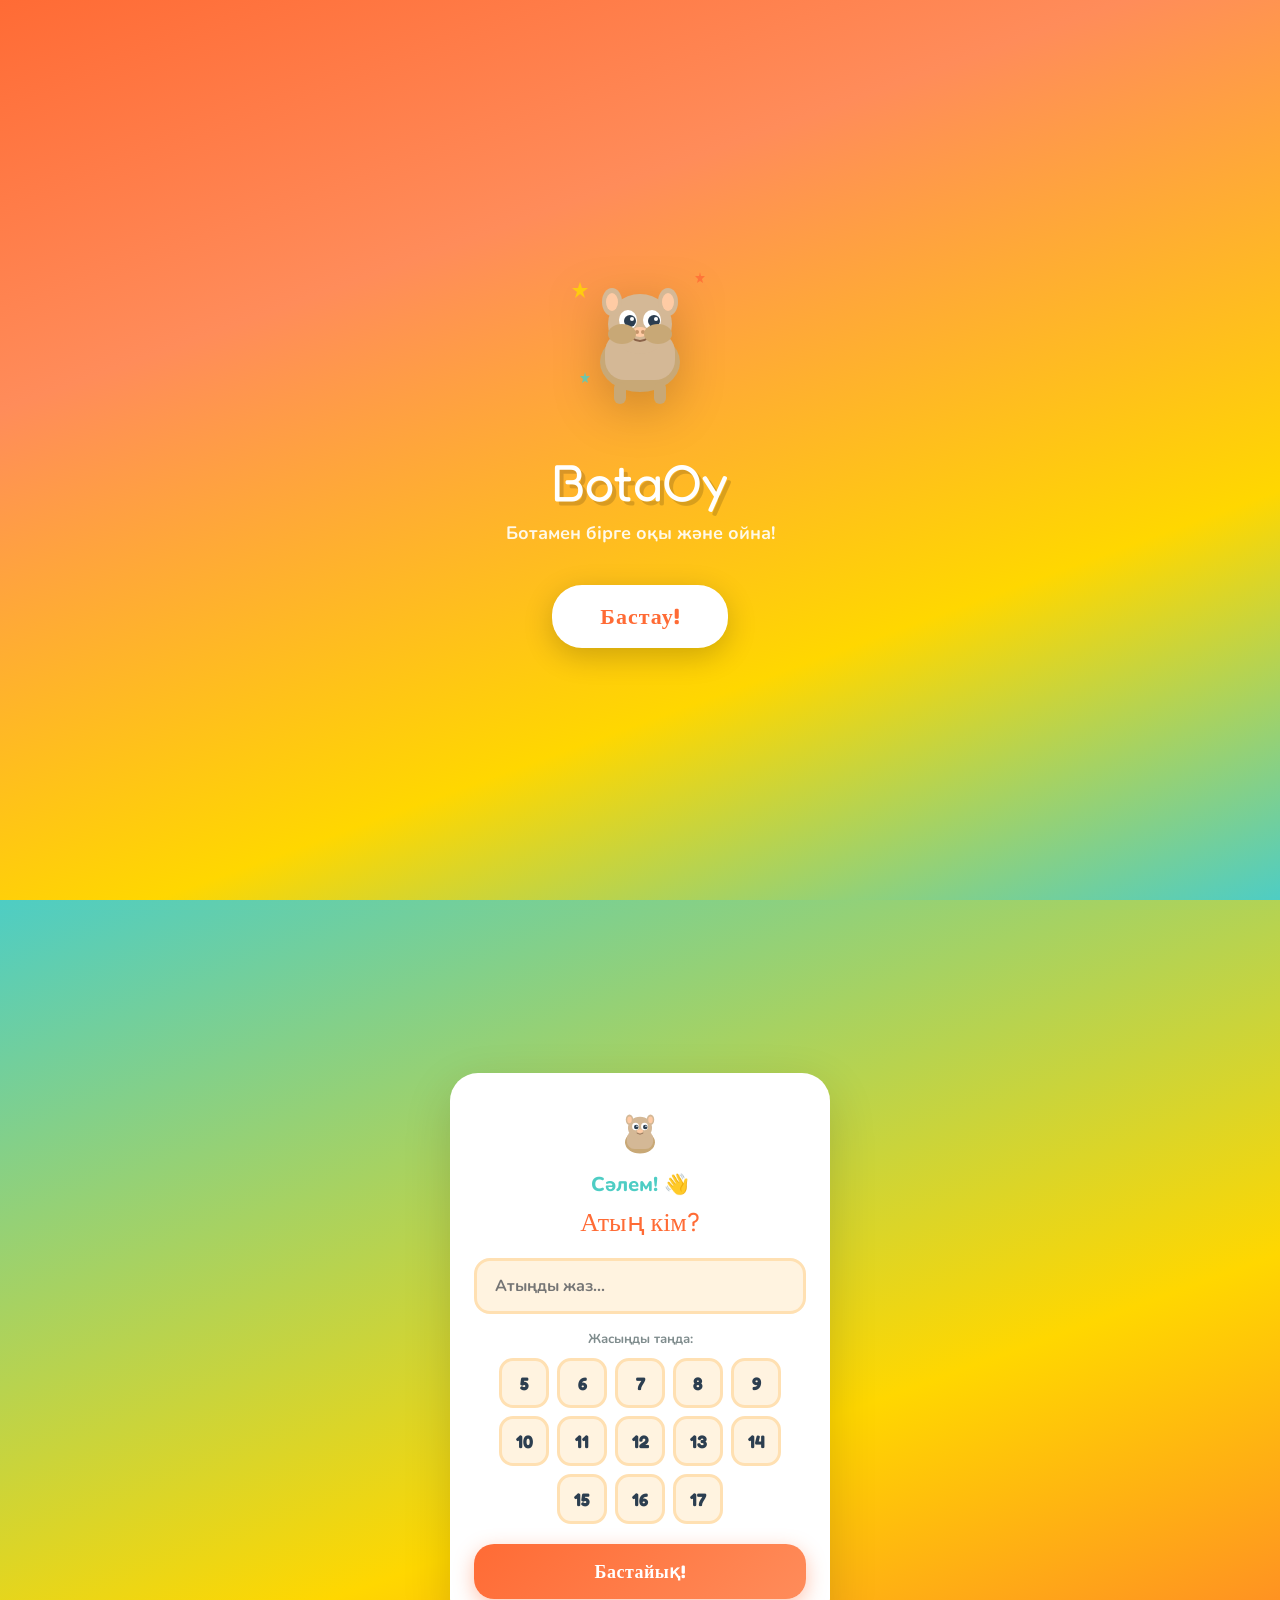
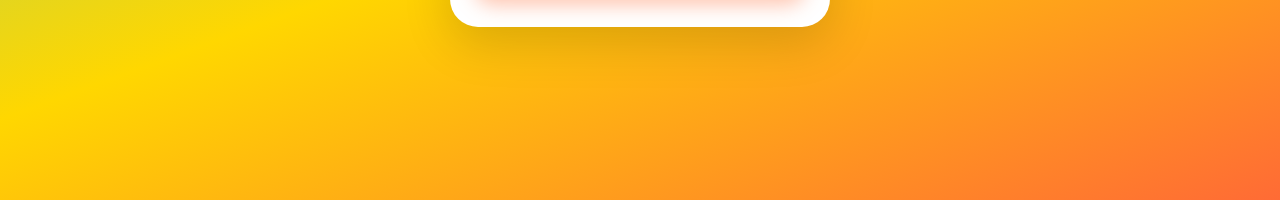
<file: index 2html.html>
<!DOCTYPE html>
<html lang="kk">
<head>
<meta charset="UTF-8">
<meta name="viewport" content="width=device-width, initial-scale=1.0">
<title>BotaOy — Баян Сұлу</title>
<link href="https://fonts.googleapis.com/css2?family=Nunito:wght@400;600;700;800;900&family=Fredoka+One&display=swap" rel="stylesheet">
<style>
:root {
  --bg: #FFF9F0;
  --surface: #FFFFFF;
  --surface2: #FFF3E0;
  --primary: #FF6B35;
  --primary2: #FF8C5A;
  --secondary: #4ECDC4;
  --secondary2: #7EDDD8;
  --gold: #FFD700;
  --gold2: #FFA500;
  --purple: #9B59B6;
  --purple2: #C39BD3;
  --green: #27AE60;
  --green2: #58D68D;
  --blue: #2980B9;
  --blue2: #5DADE2;
  --red: #E74C3C;
  --border: #FFE0B2;
  --text: #2C3E50;
  --text2: #7F8C8D;
  --shadow: 0 4px 20px rgba(255,107,53,0.15);
  --shadow2: 0 8px 32px rgba(255,107,53,0.25);
  --legendary: #FFD700;
  --epic: #9B59B6;
  --rare: #2980B9;
  --common: #95A5A6;
}
* { margin:0; padding:0; box-sizing:border-box; }
body {
  font-family: 'Nunito', sans-serif;
  background: var(--bg);
  color: var(--text);
  min-height: 100vh;
  overflow-x: hidden;
}
body::before {
  content: '';
  position: fixed;
  inset: 0;
  background:
    radial-gradient(circle at 10% 20%, rgba(255,107,53,0.08) 0%, transparent 40%),
    radial-gradient(circle at 90% 80%, rgba(78,205,196,0.08) 0%, transparent 40%),
    radial-gradient(circle at 50% 50%, rgba(255,215,0,0.04) 0%, transparent 60%);
  pointer-events: none;
  z-index: 0;
}
.stars-bg { position: fixed; inset: 0; pointer-events: none; z-index: 0; overflow: hidden; }
.star {
  position: absolute; width: 8px; height: 8px; background: var(--gold);
  clip-path: polygon(50% 0%,61% 35%,98% 35%,68% 57%,79% 91%,50% 70%,21% 91%,32% 57%,2% 35%,39% 35%);
  animation: floatStar linear infinite; opacity: 0.4;
}
@keyframes floatStar {
  0% { transform: translateY(100vh) rotate(0deg); opacity: 0; }
  10% { opacity: 0.4; } 90% { opacity: 0.4; }
  100% { transform: translateY(-100px) rotate(360deg); opacity: 0; }
}
.top-bar {
  position: fixed; top: 0; left: 0; right: 0;
  background: linear-gradient(135deg, var(--primary), var(--primary2));
  padding: 12px 20px; display: flex; align-items: center; justify-content: space-between;
  z-index: 99; box-shadow: 0 4px 20px rgba(255,107,53,0.4);
}
.logo-text { font-family: 'Fredoka One', cursive; font-size: 24px; color: white; text-shadow: 2px 2px 0px rgba(0,0,0,0.15); letter-spacing: 1px; }
.logo-sub { font-size: 10px; color: rgba(255,255,255,0.8); display: block; margin-top: -2px; }
.coin-pill {
  background: rgba(255,255,255,0.25); border: 2px solid rgba(255,255,255,0.5);
  border-radius: 30px; padding: 6px 14px; display: flex; align-items: center; gap: 6px; backdrop-filter: blur(10px);
}
.coin-star { width: 22px; height: 22px; }
.coin-count { font-size: 16px; font-weight: 900; color: white; font-family: 'Fredoka One', cursive; }
.lang-bar { position: fixed; top: 66px; right: 12px; display: flex; gap: 4px; z-index: 98; }
.lang-btn {
  background: white; border: 2px solid var(--border); border-radius: 10px;
  padding: 4px 8px; font-size: 11px; font-weight: 800; cursor: pointer; transition: all 0.2s;
  font-family: 'Nunito', sans-serif; color: var(--text2);
}
.lang-btn.active { background: var(--primary); border-color: var(--primary); color: white; }
.page { display: none; padding: 130px 16px 100px; position: relative; z-index: 1; min-height: 100vh; }
.page.active { display: block; }

/* WELCOME */
#page-welcome {
  padding: 0; display: flex; flex-direction: column; align-items: center; justify-content: center;
  min-height: 100vh; background: linear-gradient(160deg, #FF6B35 0%, #FF8C5A 30%, #FFD700 70%, #4ECDC4 100%); text-align: center;
}
#page-welcome.active { display: flex; }
.welcome-hero { margin-bottom: 32px; animation: bounceIn 0.8s cubic-bezier(0.34,1.56,0.64,1); }
@keyframes bounceIn { from { transform: scale(0.3) translateY(50px); opacity: 0; } to { transform: scale(1) translateY(0); opacity: 1; } }
.welcome-title { font-family: 'Fredoka One', cursive; font-size: 52px; color: white; text-shadow: 4px 4px 0 rgba(0,0,0,0.15); margin-bottom: 8px; animation: slideDown 0.6s ease 0.2s both; }
.welcome-sub { font-size: 18px; color: rgba(255,255,255,0.9); margin-bottom: 40px; font-weight: 700; animation: slideDown 0.6s ease 0.4s both; }
@keyframes slideDown { from { opacity: 0; transform: translateY(-20px); } to { opacity: 1; transform: translateY(0); } }
.welcome-btn {
  background: white; color: var(--primary); border: none; border-radius: 30px; padding: 18px 48px;
  font-size: 22px; font-weight: 900; font-family: 'Fredoka One', cursive; cursor: pointer;
  box-shadow: 0 8px 30px rgba(0,0,0,0.2); transition: all 0.2s; animation: slideUp 0.6s ease 0.6s both; letter-spacing: 1px;
}
.welcome-btn:hover { transform: translateY(-4px) scale(1.05); box-shadow: 0 16px 40px rgba(0,0,0,0.25); }
@keyframes slideUp { from { opacity: 0; transform: translateY(30px); } to { opacity: 1; transform: translateY(0); } }
.cambot-svg { width: 160px; height: 160px; filter: drop-shadow(0 12px 24px rgba(0,0,0,0.2)); }

/* ONBOARD */
#page-onboard {
  padding: 0; display: flex; flex-direction: column; align-items: center; justify-content: center;
  min-height: 100vh; background: linear-gradient(160deg, #4ECDC4, #FFD700 60%, #FF6B35); text-align: center;
  overflow-y: auto;
}
#page-onboard.active { display: flex; }
.onboard-card { background: white; border-radius: 28px; padding: 28px 24px; max-width: 380px; width: 94%; box-shadow: 0 16px 48px rgba(0,0,0,0.15); margin: 20px 0; }
.onboard-step { display: none; }
.onboard-step.active { display: block; }
.onboard-greeting { font-size: 20px; font-weight: 800; color: var(--secondary); margin-bottom: 8px; }

/* Kazakhstan SVG Map */
.kz-map-wrap { position: relative; margin: 0 auto 12px; cursor: pointer; }
.kz-map-wrap svg path { transition: fill 0.2s, opacity 0.2s; cursor: pointer; }
.kz-map-wrap svg path:hover { opacity: 0.8; }
.kz-map-wrap svg path.region-selected { fill: #FF6B35 !important; }
.kz-map-wrap svg path.region-locked { fill: #ccc !important; cursor: not-allowed; }
.region-label { font-size: 12px; font-weight: 800; color: var(--text2); margin-top: 6px; min-height: 18px; }

/* Region select dropdown */
.region-select {
  width: 100%; background: var(--surface2); border: 3px solid var(--border); border-radius: 16px;
  padding: 12px 16px; font-size: 14px; font-family: 'Nunito', sans-serif; font-weight: 700;
  color: var(--text); outline: none; margin-bottom: 14px; cursor: pointer;
}
.region-select:focus { border-color: var(--primary); }

/* Profile preview */
.profile-preview { background: linear-gradient(135deg, #FFF5F2, #FFE8E0); border-radius: 20px; padding: 16px; margin-bottom: 16px; }
.profile-preview-row { display: flex; justify-content: space-between; align-items: center; margin-bottom: 8px; font-size: 13px; font-weight: 700; color: var(--text); }
.profile-preview-row:last-child { margin-bottom: 0; }
.onboard-title { font-family: 'Fredoka One', cursive; font-size: 26px; color: var(--primary); margin-bottom: 20px; }
.fancy-input {
  width: 100%; background: var(--surface2); border: 3px solid var(--border); border-radius: 16px;
  padding: 14px 18px; font-size: 16px; font-family: 'Nunito', sans-serif; font-weight: 700;
  color: var(--text); outline: none; transition: border-color 0.2s; margin-bottom: 16px;
}
.fancy-input:focus { border-color: var(--primary); }
.age-grid { display: flex; gap: 8px; justify-content: center; flex-wrap: wrap; margin-bottom: 20px; }
.age-btn {
  width: 50px; height: 50px; border-radius: 14px; background: var(--surface2); border: 3px solid var(--border);
  font-size: 18px; font-weight: 900; cursor: pointer; transition: all 0.2s; font-family: 'Fredoka One', cursive; color: var(--text);
}
.age-btn.selected { background: var(--primary); border-color: var(--primary); color: white; transform: scale(1.1); }
.big-btn {
  background: linear-gradient(135deg, var(--primary), var(--primary2)); border: none; border-radius: 20px;
  padding: 16px 32px; font-size: 18px; font-weight: 900; color: white; cursor: pointer; width: 100%;
  font-family: 'Fredoka One', cursive; box-shadow: 0 6px 20px rgba(255,107,53,0.4); transition: all 0.2s; letter-spacing: 0.5px;
}
.big-btn:hover { transform: translateY(-2px); box-shadow: 0 10px 28px rgba(255,107,53,0.5); }
.big-btn:active { transform: translateY(0); }

/* MENU */
.section-title { font-family: 'Fredoka One', cursive; font-size: 24px; color: var(--text); margin-bottom: 4px; }
.section-sub { font-size: 14px; color: var(--text2); margin-bottom: 20px; font-weight: 600; }
.menu-grid { display: grid; grid-template-columns: 1fr 1fr; gap: 14px; margin-top: 16px; }
.game-card {
  background: white; border-radius: 22px; padding: 20px 14px; text-align: center; cursor: pointer;
  transition: all 0.25s; box-shadow: 0 4px 16px rgba(0,0,0,0.08); border: 3px solid transparent;
  position: relative; overflow: hidden;
}
.game-card::after { content: ''; position: absolute; inset: 0; background: linear-gradient(135deg, rgba(255,255,255,0) 60%, rgba(255,255,255,0.6)); }
.game-card:hover { transform: translateY(-5px) scale(1.02); box-shadow: 0 12px 32px rgba(0,0,0,0.15); }
.game-card.color-1 { border-color: #FF6B35; background: linear-gradient(135deg, #FFF5F2, white); }
.game-card.color-2 { border-color: #4ECDC4; background: linear-gradient(135deg, #F0FFFD, white); }
.game-card.color-3 { border-color: #9B59B6; background: linear-gradient(135deg, #FAF0FF, white); }
.game-card.color-4 { border-color: #27AE60; background: linear-gradient(135deg, #F0FFF7, white); }
.game-card.color-5 { border-color: #2980B9; background: linear-gradient(135deg, #F0F8FF, white); }
.game-card.color-6 { border-color: #E74C3C; background: linear-gradient(135deg, #FFF0F0, white); }
.game-icon-wrap { width: 64px; height: 64px; border-radius: 18px; margin: 0 auto 10px; display: flex; align-items: center; justify-content: center; }
.game-title-card { font-family: 'Fredoka One', cursive; font-size: 14px; margin-bottom: 4px; color: var(--text); }
.game-reward-tag { display: inline-block; background: var(--gold); color: #7a5000; font-size: 11px; font-weight: 800; padding: 3px 10px; border-radius: 10px; }

/* GAME PAGES */
.back-btn {
  display: flex; align-items: center; gap: 8px; background: white; border: 2px solid var(--border);
  border-radius: 14px; padding: 8px 16px; font-size: 14px; font-weight: 800; cursor: pointer;
  margin-bottom: 16px; color: var(--text); font-family: 'Nunito', sans-serif; box-shadow: 0 2px 8px rgba(0,0,0,0.08);
}
.game-header {
  background: white; border-radius: 20px; padding: 16px 20px; display: flex; justify-content: space-around;
  margin-bottom: 20px; box-shadow: 0 4px 16px rgba(0,0,0,0.07);
}
.stat-chip { text-align: center; }
.stat-num { font-family: 'Fredoka One', cursive; font-size: 24px; color: var(--primary); display: block; }
.stat-lbl { font-size: 11px; color: var(--text2); font-weight: 700; }

/* MEMORY */
.memory-grid { display: grid; grid-template-columns: repeat(4,1fr); gap: 10px; max-width: 380px; margin: 0 auto; }
.mem-card { aspect-ratio: 1; border-radius: 16px; cursor: pointer; transition: all 0.3s cubic-bezier(0.34,1.56,0.64,1); position: relative; transform-style: preserve-3d; }
.mem-card-inner { width: 100%; height: 100%; position: relative; transform-style: preserve-3d; transition: transform 0.4s; border-radius: 16px; }
.mem-card.flipped .mem-card-inner { transform: rotateY(180deg); }
.mem-face { position: absolute; inset: 0; border-radius: 16px; display: flex; align-items: center; justify-content: center; backface-visibility: hidden; }
.mem-back { background: linear-gradient(135deg, var(--secondary), var(--secondary2)); border: 3px solid rgba(255,255,255,0.5); }
.mem-front { background: white; border: 3px solid var(--border); transform: rotateY(180deg); font-size: 28px; }
.mem-card.matched .mem-front { background: linear-gradient(135deg, #ECFFF8, #D5F5E3); border-color: var(--green); animation: matchPop 0.4s cubic-bezier(0.34,1.56,0.64,1); }
@keyframes matchPop { 0% { transform: rotateY(180deg) scale(0.8); } 60% { transform: rotateY(180deg) scale(1.15); } 100% { transform: rotateY(180deg) scale(1); } }

/* QUIZ */
.quiz-bubble { background: white; border-radius: 24px; padding: 24px; margin-bottom: 20px; box-shadow: 0 4px 20px rgba(0,0,0,0.08); position: relative; }
.quiz-bubble::after { content: ''; position: absolute; bottom: -14px; left: 40px; border: 14px solid transparent; border-top: 14px solid white; }
.quiz-q-text { font-size: 16px; font-weight: 800; line-height: 1.5; color: var(--text); }
.quiz-options { margin-top: 20px; display: grid; gap: 10px; }
.quiz-opt-btn {
  background: white; border: 3px solid var(--border); border-radius: 16px; padding: 14px 18px;
  font-size: 15px; font-weight: 700; cursor: pointer; text-align: left; transition: all 0.2s;
  font-family: 'Nunito', sans-serif; color: var(--text); display: flex; align-items: center; gap: 12px;
}
.quiz-opt-btn:hover:not(:disabled) { border-color: var(--secondary); background: #F0FFFD; transform: translateX(4px); }
.quiz-opt-letter { width: 30px; height: 30px; border-radius: 10px; background: var(--surface2); display: flex; align-items: center; justify-content: center; font-family: 'Fredoka One', cursive; font-size: 14px; flex-shrink: 0; }
.quiz-opt-btn.correct { border-color: var(--green); background: linear-gradient(135deg, #ECFFF8, #D5F5E3); animation: correctShake 0.5s ease; }
.quiz-opt-btn.correct .quiz-opt-letter { background: var(--green); color: white; }
@keyframes correctShake { 0% { transform: scale(1); } 25% { transform: scale(1.06) translateX(4px); } 50% { transform: scale(1.06) translateX(-4px); } 75% { transform: scale(1.03); } 100% { transform: scale(1); } }
.quiz-opt-btn.wrong { border-color: var(--red); background: linear-gradient(135deg, #FFF5F5, #FFE0E0); }
.quiz-opt-btn.wrong .quiz-opt-letter { background: var(--red); color: white; }

/* MATH */
.math-box { background: white; border-radius: 28px; padding: 40px 24px; text-align: center; margin-bottom: 24px; box-shadow: 0 8px 32px rgba(0,0,0,0.08); border: 3px solid var(--border); }
.math-expr { font-family: 'Fredoka One', cursive; font-size: 40px; color: var(--text); margin-bottom: 8px; }
.math-streak-badge { display: inline-block; background: linear-gradient(135deg, var(--gold), var(--gold2)); color: #7a5000; font-size: 12px; font-weight: 800; padding: 4px 12px; border-radius: 12px; }
.math-answers { display: grid; grid-template-columns: 1fr 1fr; gap: 12px; }
.math-ans-btn {
  background: white; border: 3px solid var(--border); border-radius: 20px; padding: 22px;
  font-family: 'Fredoka One', cursive; font-size: 28px; cursor: pointer; transition: all 0.2s; color: var(--text);
  box-shadow: 0 4px 12px rgba(0,0,0,0.06);
}
.math-ans-btn:hover:not(:disabled) { border-color: var(--secondary); background: #F0FFFD; transform: scale(1.05); }
.math-ans-btn.correct { border-color: var(--green); background: linear-gradient(135deg, #ECFFF8, #D5F5E3); animation: bigPop 0.4s cubic-bezier(0.34,1.56,0.64,1); color: var(--green); }
.math-ans-btn.wrong { border-color: var(--red); background: linear-gradient(135deg, #FFF5F5, #FFE0E0); animation: shake 0.3s ease; color: var(--red); }
@keyframes bigPop { 0% { transform: scale(0.9); } 60% { transform: scale(1.15); } 100% { transform: scale(1); } }
@keyframes shake { 0% { transform: translateX(0); } 20% { transform: translateX(-8px); } 40% { transform: translateX(8px); } 60% { transform: translateX(-5px); } 80% { transform: translateX(5px); } 100% { transform: translateX(0); } }

/* PUZZLE */
.puzzle-board { display: grid; gap: 6px; margin: 0 auto 20px; }
.puzzle-board.size-3 { grid-template-columns: repeat(3,1fr); max-width: 300px; }
.puzzle-board.size-4 { grid-template-columns: repeat(4,1fr); max-width: 360px; }
.puzzle-board.size-5 { grid-template-columns: repeat(5,1fr); max-width: 400px; }
.p-tile {
  aspect-ratio: 1; background: white; border: 3px solid var(--border); border-radius: 14px;
  display: flex; align-items: center; justify-content: center; font-family: 'Fredoka One', cursive;
  font-size: 24px; color: var(--text); cursor: pointer; transition: all 0.15s; box-shadow: 0 3px 10px rgba(0,0,0,0.08);
}
.p-tile:hover:not(.empty) { border-color: var(--secondary); transform: scale(1.05); }
.p-tile.empty { background: var(--surface2); border-style: dashed; cursor: default; box-shadow: none; }
.p-tile.solved { background: linear-gradient(135deg, #ECFFF8, #D5F5E3); border-color: var(--green); color: var(--green); animation: solvedPop 0.4s ease; }
@keyframes solvedPop { 0% { transform: scale(0.9); } 60% { transform: scale(1.1); } 100% { transform: scale(1); } }
.puzzle-levels { display: flex; gap: 8px; justify-content: center; margin-bottom: 16px; }
.level-btn { padding: 8px 18px; border-radius: 14px; border: 3px solid var(--border); background: white; font-size: 13px; font-weight: 800; cursor: pointer; transition: all 0.2s; font-family: 'Nunito', sans-serif; }
.level-btn.active { background: linear-gradient(135deg, var(--secondary), var(--secondary2)); border-color: var(--secondary); color: white; }

/* WORD GAME */
.word-scramble-box { background: white; border-radius: 24px; padding: 28px 20px; text-align: center; margin-bottom: 20px; box-shadow: 0 6px 24px rgba(0,0,0,0.08); border: 3px solid var(--border); }
.scrambled { font-family: 'Fredoka One', cursive; font-size: 36px; letter-spacing: 10px; color: var(--purple); margin-bottom: 10px; }
.word-hint-txt { font-size: 13px; color: var(--text2); font-weight: 600; }
.word-input {
  width: 100%; background: white; border: 3px solid var(--border); border-radius: 18px;
  padding: 16px 20px; font-size: 20px; font-family: 'Fredoka One', cursive; letter-spacing: 6px;
  text-transform: uppercase; outline: none; margin-bottom: 12px; text-align: center;
  transition: border-color 0.2s; color: var(--text); box-shadow: 0 4px 12px rgba(0,0,0,0.06);
}
.word-input:focus { border-color: var(--purple); }
.word-input.correct-input { border-color: var(--green); background: #ECFFF8; animation: bigPop 0.4s ease; }

/* SNAKE GAME */
#page-snake { display: none; }
#page-snake.active { display: block; }
.snake-canvas-wrap { display: flex; justify-content: center; margin-bottom: 16px; }
#snakeCanvas { border-radius: 16px; border: 4px solid var(--secondary); box-shadow: 0 8px 32px rgba(78,205,196,0.3); background: #0d1f2d; }
.snake-controls { display: grid; grid-template-columns: repeat(3,1fr); gap: 8px; max-width: 220px; margin: 0 auto 16px; }
.snake-btn {
  background: white; border: 3px solid var(--secondary); border-radius: 14px; padding: 14px;
  font-size: 22px; cursor: pointer; transition: all 0.15s; display: flex; align-items: center; justify-content: center;
  box-shadow: 0 4px 12px rgba(0,0,0,0.08);
}
.snake-btn:active { transform: scale(0.92); background: var(--secondary); }
.snake-info { display: flex; gap: 12px; justify-content: center; margin-bottom: 12px; }
.snake-badge {
  background: white; border-radius: 14px; padding: 8px 18px; font-family: 'Fredoka One', cursive;
  font-size: 16px; box-shadow: 0 4px 12px rgba(0,0,0,0.07); border: 2px solid var(--border);
}

/* SHOP */
.shop-tabs { display: flex; background: white; border-radius: 18px; padding: 5px; gap: 4px; margin-bottom: 20px; box-shadow: 0 4px 16px rgba(0,0,0,0.07); }
.shop-tab { flex: 1; padding: 10px 6px; border: none; border-radius: 13px; font-size: 11px; font-weight: 800; cursor: pointer; transition: all 0.2s; font-family: 'Nunito', sans-serif; color: var(--text2); background: transparent; }
.shop-tab.active { background: linear-gradient(135deg, var(--primary), var(--primary2)); color: white; box-shadow: 0 4px 12px rgba(255,107,53,0.3); }

/* CASE CARDS */
.case-card { background: white; border-radius: 22px; padding: 20px; display: flex; align-items: center; gap: 16px; cursor: pointer; transition: all 0.25s; box-shadow: 0 4px 16px rgba(0,0,0,0.08); border: 3px solid transparent; margin-bottom: 12px; }
.case-card:hover { transform: translateY(-3px); box-shadow: 0 12px 32px rgba(0,0,0,0.12); }
.case-card.bronze { border-color: #CD7F32; }
.case-card.silver { border-color: #C0C0C0; }
.case-card.gold-case { border-color: #FFD700; }
.case-card.discount-case { border-color: #E91E8C; background: linear-gradient(135deg, #FFF0F8, white); }
.case-icon-box { width: 72px; height: 72px; border-radius: 18px; display: flex; align-items: center; justify-content: center; flex-shrink: 0; }
.case-icon-box.bronze-bg { background: linear-gradient(135deg, #CD7F32, #E8A45A); }
.case-icon-box.silver-bg { background: linear-gradient(135deg, #7F8C8D, #BDC3C7); }
.case-icon-box.gold-bg { background: linear-gradient(135deg, #F39C12, #FFD700); }
.case-icon-box.discount-bg { background: linear-gradient(135deg, #E91E8C, #FF6B9D); }
.case-name { font-family: 'Fredoka One', cursive; font-size: 17px; margin-bottom: 4px; }
.case-desc { font-size: 12px; color: var(--text2); font-weight: 600; margin-bottom: 10px; }
.odds-row { display: flex; gap: 5px; flex-wrap: wrap; }
.odds-badge { font-size: 10px; font-weight: 800; padding: 3px 8px; border-radius: 8px; }
.badge-common { background: rgba(149,165,166,0.2); color: var(--common); }
.badge-rare { background: rgba(41,128,185,0.15); color: var(--blue); }
.badge-epic { background: rgba(155,89,182,0.15); color: var(--purple); }
.badge-legendary { background: rgba(255,215,0,0.2); color: #B8860B; }
.case-price-tag { display: flex; align-items: center; gap: 4px; font-family: 'Fredoka One', cursive; font-size: 18px; color: #B8860B; white-space: nowrap; }

/* DISCOUNT CASE REVEAL */
.discount-reveal-grid { display: grid; grid-template-columns: repeat(4,1fr); gap: 8px; margin: 16px 0; }
.discount-cell {
  background: linear-gradient(135deg, #FFF0F8, #FFE0F0); border: 2px solid #E91E8C; border-radius: 12px;
  padding: 10px 4px; text-align: center; font-size: 11px; font-weight: 800; color: #E91E8C;
  display: flex; flex-direction: column; align-items: center; gap: 4px;
}
.discount-cell.empty-cell { background: #f5f5f5; border-color: #ddd; color: #aaa; }
.discount-pct { font-family: 'Fredoka One', cursive; font-size: 18px; }

/* ICONS SHOP */
.icons-grid { display: grid; grid-template-columns: repeat(3,1fr); gap: 12px; }
.icon-shop-item { background: white; border-radius: 18px; padding: 14px 8px; text-align: center; cursor: pointer; transition: all 0.2s; box-shadow: 0 3px 10px rgba(0,0,0,0.07); border: 3px solid transparent; }
.icon-shop-item:hover { transform: translateY(-3px); box-shadow: 0 8px 24px rgba(0,0,0,0.12); }
.icon-shop-item.owned-item { border-color: var(--green); }
.icon-shop-item.equipped-item { border-color: var(--gold2); background: #FFFBEB; }
.icon-shop-item.locked-item { opacity: 0.5; cursor: not-allowed; }
.icon-svg-wrap { width: 56px; height: 56px; margin: 0 auto 8px; }
.icon-shop-name { font-size: 11px; font-weight: 800; margin-bottom: 3px; }
.icon-shop-rarity { font-size: 10px; font-weight: 800; margin-bottom: 5px; }
.icon-shop-price { font-size: 12px; font-weight: 900; color: #B8860B; }

/* PROMO */
.promo-section { background: white; border-radius: 22px; padding: 24px; box-shadow: 0 4px 16px rgba(0,0,0,0.07); }
.promo-title { font-family: 'Fredoka One', cursive; font-size: 18px; margin-bottom: 6px; color: var(--text); }
.promo-desc { font-size: 13px; color: var(--text2); font-weight: 600; margin-bottom: 16px; }
.promo-input { width: 100%; background: var(--surface2); border: 3px solid var(--border); border-radius: 14px; padding: 13px 16px; font-size: 15px; font-family: 'Fredoka One', cursive; letter-spacing: 3px; text-transform: uppercase; outline: none; margin-bottom: 10px; transition: border-color 0.2s; color: var(--text); }
.promo-input:focus { border-color: var(--primary); }
.promo-msg { padding: 12px 16px; border-radius: 12px; font-size: 13px; font-weight: 700; margin-top: 10px; display: none; }
.promo-msg.ok { background: #ECFFF8; color: var(--green); display: block; }
.promo-msg.fail { background: #FFF5F5; color: var(--red); display: block; }

/* PROFILE */
.profile-card { background: white; border-radius: 24px; padding: 28px 22px; text-align: center; margin-bottom: 16px; box-shadow: 0 6px 24px rgba(0,0,0,0.08); }
.avatar-ring { width: 88px; height: 88px; border-radius: 50%; border: 4px solid var(--primary); display: flex; align-items: center; justify-content: center; margin: 0 auto 14px; background: var(--surface2); overflow: hidden; cursor: pointer; transition: transform 0.2s; }
.avatar-ring:hover { transform: scale(1.05); }
.profile-name-txt { font-family: 'Fredoka One', cursive; font-size: 22px; margin-bottom: 4px; }
.profile-rank-txt { font-size: 13px; color: var(--gold2); font-weight: 800; margin-bottom: 16px; }
.profile-stats { display: grid; grid-template-columns: repeat(3,1fr); gap: 10px; }
.p-stat-card { background: var(--surface2); border-radius: 14px; padding: 12px 6px; }
.p-stat-num { font-family: 'Fredoka One', cursive; font-size: 20px; color: var(--primary); }
.p-stat-lbl { font-size: 10px; font-weight: 700; color: var(--text2); }
.inv-section { background: white; border-radius: 22px; padding: 20px; box-shadow: 0 4px 16px rgba(0,0,0,0.07); margin-bottom: 14px; }
.inv-title { font-family: 'Fredoka One', cursive; font-size: 16px; margin-bottom: 14px; }
.inv-grid { display: grid; grid-template-columns: repeat(4,1fr); gap: 8px; }
.inv-slot { aspect-ratio: 1; background: var(--surface2); border: 2px solid var(--border); border-radius: 12px; display: flex; align-items: center; justify-content: center; position: relative; }
.rarity-dot { position: absolute; bottom: 3px; right: 3px; width: 7px; height: 7px; border-radius: 50%; }
.dot-legendary { background: var(--legendary); }
.dot-epic { background: var(--epic); }
.dot-rare { background: var(--rare); }
.dot-common { background: var(--common); }

/* LEADERBOARD */
.lb-card { background: white; border-radius: 22px; padding: 20px; box-shadow: 0 4px 16px rgba(0,0,0,0.08); }
.lb-row { display: flex; align-items: center; gap: 14px; padding: 12px 10px; border-radius: 14px; margin-bottom: 6px; transition: background 0.2s; }
.lb-row:hover { background: var(--surface2); }
.lb-row.me { background: linear-gradient(135deg, #FFF5F2, #FFE8E0); border: 2px solid var(--primary); }
.lb-rank { font-family: 'Fredoka One', cursive; font-size: 20px; width: 36px; text-align: center; }
.lb-rank.gold-rank { color: #FFD700; }
.lb-rank.silver-rank { color: #C0C0C0; }
.lb-rank.bronze-rank { color: #CD7F32; }
.lb-name { flex: 1; font-weight: 800; font-size: 15px; }
.lb-score { font-family: 'Fredoka One', cursive; font-size: 16px; color: var(--primary); }
.lb-avatar { width: 36px; height: 36px; border-radius: 50%; background: var(--surface2); display: flex; align-items: center; justify-content: center; font-size: 18px; border: 2px solid var(--border); overflow: hidden; }

/* NAV */
nav {
  position: fixed; bottom: 0; left: 0; right: 0; background: white; border-top: 3px solid var(--border);
  display: flex; justify-content: space-around; padding: 10px 0 16px; z-index: 100; box-shadow: 0 -4px 20px rgba(0,0,0,0.08);
}
.nav-btn { background: none; border: none; cursor: pointer; display: flex; flex-direction: column; align-items: center; gap: 3px; font-size: 10px; font-weight: 800; color: var(--text2); transition: color 0.2s; font-family: 'Nunito', sans-serif; padding: 4px 12px; }
.nav-btn.active { color: var(--primary); }
.nav-icon-wrap { width: 36px; height: 36px; border-radius: 12px; display: flex; align-items: center; justify-content: center; transition: all 0.2s; }
.nav-btn.active .nav-icon-wrap { background: linear-gradient(135deg, var(--primary), var(--primary2)); }
.nav-btn.active .nav-icon-wrap svg { stroke: white; }

/* MODALS */
.modal-overlay { position: fixed; inset: 0; background: rgba(0,0,0,0.6); backdrop-filter: blur(4px); z-index: 200; display: none; align-items: flex-end; justify-content: center; padding: 16px; }
.modal-overlay.open { display: flex; }
.modal-sheet { background: white; border-radius: 28px 28px 20px 20px; padding: 28px 24px 32px; width: 100%; max-width: 420px; animation: slideSheet 0.35s cubic-bezier(0.34,1.56,0.64,1); }
@keyframes slideSheet { from { transform: translateY(100%); opacity: 0; } to { transform: translateY(0); opacity: 1; } }
.modal-title { font-family: 'Fredoka One', cursive; font-size: 20px; text-align: center; margin-bottom: 20px; color: var(--text); }

/* CASE ROULETTE */
.roulette-track-wrap { overflow: hidden; border-radius: 16px; border: 4px solid var(--gold); position: relative; margin-bottom: 20px; background: var(--surface2); height: 100px; }
.roulette-track-wrap::before,.roulette-track-wrap::after { content: ''; position: absolute; top: 0; bottom: 0; width: 60px; z-index: 2; }
.roulette-track-wrap::before { left: 0; background: linear-gradient(to right, white, transparent); }
.roulette-track-wrap::after { right: 0; background: linear-gradient(to left, white, transparent); }
.roulette-pointer { position: absolute; top: 0; bottom: 0; left: 50%; transform: translateX(-50%); width: 4px; background: var(--red); z-index: 3; border-radius: 2px; }
.roulette-pointer::before,.roulette-pointer::after { content: ''; position: absolute; left: 50%; transform: translateX(-50%); border-left: 8px solid transparent; border-right: 8px solid transparent; }
.roulette-pointer::before { top: 0; border-top: 12px solid var(--red); }
.roulette-pointer::after { bottom: 0; border-bottom: 12px solid var(--red); }
.roulette-track { display: flex; align-items: center; height: 100%; gap: 8px; padding: 0 8px; will-change: transform; }
.roulette-item { min-width: 80px; height: 80px; border-radius: 14px; display: flex; flex-direction: column; align-items: center; justify-content: center; gap: 4px; border: 3px solid transparent; flex-shrink: 0; }
.roulette-item.rarity-common { background: rgba(149,165,166,0.1); border-color: var(--common); }
.roulette-item.rarity-rare { background: rgba(41,128,185,0.1); border-color: var(--blue); }
.roulette-item.rarity-epic { background: rgba(155,89,182,0.1); border-color: var(--purple); }
.roulette-item.rarity-legendary { background: rgba(255,215,0,0.15); border-color: var(--gold); }
.roulette-item-label { font-size: 9px; font-weight: 800; }

/* WIN */
.win-burst { text-align: center; padding: 10px 0; }
.win-icon-big { font-size: 64px; margin-bottom: 8px; animation: bounceIn 0.5s cubic-bezier(0.34,1.56,0.64,1); display: block; }
.win-title-big { font-family: 'Fredoka One', cursive; font-size: 28px; color: var(--primary); margin-bottom: 6px; }
.win-coins-big { font-family: 'Fredoka One', cursive; font-size: 36px; color: var(--gold2); text-shadow: 0 2px 8px rgba(255,165,0,0.3); }

/* CONFETTI */
.confetti-wrap { position: fixed; inset: 0; pointer-events: none; z-index: 250; overflow: hidden; }
.confetti-piece { position: absolute; top: -10px; width: 10px; height: 14px; opacity: 0; animation: confettiFall linear forwards; }
@keyframes confettiFall { 0% { opacity: 1; transform: translateY(0) rotateZ(0deg) rotateX(0deg); } 100% { opacity: 0; transform: translateY(110vh) rotateZ(720deg) rotateX(360deg); } }

/* COIN FLOAT */
.coin-float { position: fixed; top: 70px; right: 24px; background: linear-gradient(135deg, var(--gold), var(--gold2)); color: #7a5000; font-weight: 900; font-size: 18px; font-family: 'Fredoka One', cursive; padding: 8px 18px; border-radius: 20px; z-index: 300; opacity: 0; pointer-events: none; box-shadow: 0 4px 16px rgba(255,165,0,0.4); }
.coin-float.show { animation: coinPop 1.8s ease forwards; }
@keyframes coinPop { 0% { opacity: 0; transform: translateY(0) scale(0.5); } 20% { opacity: 1; transform: translateY(0) scale(1.2); } 40% { opacity: 1; transform: translateY(-10px) scale(1); } 80% { opacity: 1; transform: translateY(-50px) scale(1); } 100% { opacity: 0; transform: translateY(-80px) scale(0.8); } }

/* TOAST */
.toast { position: fixed; bottom: 90px; left: 50%; transform: translateX(-50%); background: var(--text); color: white; border-radius: 20px; padding: 12px 22px; font-size: 13px; font-weight: 800; z-index: 400; opacity: 0; transition: opacity 0.3s; white-space: nowrap; pointer-events: none; }
.toast.show { opacity: 1; }

/* PROGRESS BAR */
.progress-outer { background: var(--surface2); border-radius: 10px; height: 10px; margin-bottom: 16px; overflow: hidden; border: 2px solid var(--border); }
.progress-inner { height: 100%; background: linear-gradient(90deg, var(--secondary), var(--secondary2)); border-radius: 10px; transition: width 0.4s; }

/* AVATAR PICKER */
.avatar-pick-grid { display: grid; grid-template-columns: repeat(4,1fr); gap: 8px; margin-bottom: 16px; }
.avatar-pick-opt { aspect-ratio: 1; background: var(--surface2); border: 3px solid transparent; border-radius: 16px; display: flex; align-items: center; justify-content: center; cursor: pointer; transition: all 0.2s; }
.avatar-pick-opt:hover { border-color: var(--primary); transform: scale(1.05); }
.avatar-pick-opt.sel { border-color: var(--primary); background: #FFF5F2; transform: scale(1.05); }

/* OUTLINE BTN */
.outline-btn { background: transparent; border: 3px solid var(--border); border-radius: 16px; padding: 12px 20px; font-size: 14px; font-weight: 800; cursor: pointer; font-family: 'Nunito', sans-serif; transition: all 0.2s; color: var(--text); }
.outline-btn:hover { border-color: var(--primary); color: var(--primary); }

/* CAMBOT MINI / BOTA BOT */
.bota-bot-wrap {
  position: fixed; bottom: 80px; right: 16px; z-index: 150; cursor: pointer;
  animation: botaBob 2s ease-in-out infinite;
}
@keyframes botaBob { 0%,100% { transform: translateY(0); } 50% { transform: translateY(-6px); } }
.bota-speech {
  position: fixed; bottom: 150px; right: 14px; background: white; border: 3px solid var(--secondary);
  border-radius: 18px 18px 4px 18px; padding: 10px 14px; font-size: 13px; font-weight: 800;
  color: var(--text); box-shadow: 0 4px 16px rgba(0,0,0,0.12); z-index: 151;
  max-width: 180px; line-height: 1.4; display: none; animation: fadeInPop 0.3s ease;
}
.bota-speech.show { display: block; }
@keyframes fadeInPop { from { opacity:0; transform:scale(0.8) translateY(10px); } to { opacity:1; transform:scale(1) translateY(0); } }
.bota-speech::after { content:''; position:absolute; bottom:-12px; right:14px; border:6px solid transparent; border-top:6px solid var(--secondary); }

/* DAILY QUESTS */
.daily-section { background: white; border-radius: 22px; padding: 18px 16px; margin-bottom: 14px; box-shadow: 0 4px 16px rgba(0,0,0,0.08); }
.daily-header { display: flex; align-items: center; justify-content: space-between; margin-bottom: 14px; }
.daily-title { font-family: 'Fredoka One', cursive; font-size: 18px; color: var(--text); }
.daily-reset { font-size: 11px; color: var(--text2); font-weight: 700; }
.quest-item { display: flex; align-items: center; gap: 12px; padding: 12px; background: var(--surface2); border-radius: 14px; margin-bottom: 8px; border: 2px solid transparent; }
.quest-item.done { border-color: var(--green); background: #ECFFF8; }
.quest-item.locked-quest { opacity: 0.5; }
.quest-icon { font-size: 26px; }
.quest-info { flex: 1; }
.quest-name { font-weight: 800; font-size: 13px; color: var(--text); }
.quest-reward { font-size: 11px; color: var(--gold2); font-weight: 800; }
.quest-progress { width: 60px; text-align: right; }
.quest-prog-bar { background: #eee; border-radius: 6px; height: 6px; overflow: hidden; margin-top: 4px; }
.quest-prog-fill { background: linear-gradient(90deg, var(--green), var(--green2)); height: 100%; border-radius: 6px; transition: width 0.3s; }
.quest-done-badge { background: var(--green); color: white; font-size: 10px; font-weight: 900; padding: 3px 8px; border-radius: 8px; }

/* REGION BONUS CARD */
.region-bonus-card { background: linear-gradient(135deg, #f0fff8, white); border: 2px solid var(--green); border-radius: 18px; padding: 14px 16px; margin-bottom: 14px; }
.region-bonus-title { font-family: 'Fredoka One', cursive; font-size: 15px; color: var(--green); margin-bottom: 4px; }
.region-coins-display { font-family: 'Fredoka One', cursive; font-size: 28px; color: var(--gold2); }

/* MINI QUEST / STORY */
.story-scene { background: white; border-radius: 22px; padding: 24px; box-shadow: 0 6px 24px rgba(0,0,0,0.1); }
.story-illustration { font-size: 80px; text-align: center; margin-bottom: 12px; animation: bounceIn 0.5s ease; }
.story-text { font-size: 15px; font-weight: 700; line-height: 1.6; color: var(--text); margin-bottom: 20px; text-align: center; }
.story-choices { display: grid; gap: 10px; }
.story-choice-btn {
  background: white; border: 3px solid var(--border); border-radius: 16px; padding: 14px 16px;
  font-size: 14px; font-weight: 700; cursor: pointer; text-align: left; transition: all 0.2s;
  font-family: 'Nunito', sans-serif; color: var(--text); display: flex; align-items: center; gap: 10px;
}
.story-choice-btn:hover { border-color: var(--secondary); background: #F0FFFD; transform: translateX(4px); }
.story-choice-btn.chosen-correct { border-color: var(--green); background: #ECFFF8; }
.story-choice-btn.chosen-wrong { border-color: var(--red); background: #FFF5F5; }
.story-progress { display: flex; gap: 6px; justify-content: center; margin-bottom: 16px; }
.story-dot { width: 10px; height: 10px; border-radius: 50%; background: var(--border); transition: background 0.3s; }
.story-dot.done { background: var(--green); }
.story-dot.active { background: var(--primary); }

/* PARENT MODE */
.parent-modal-content { }
.parent-section { margin-bottom: 18px; }
.parent-section-title { font-family: 'Fredoka One', cursive; font-size: 16px; color: var(--text); margin-bottom: 10px; }
.timer-display { font-family: 'Fredoka One', cursive; font-size: 48px; color: var(--primary); text-align: center; }
.progress-child { background: var(--surface2); border-radius: 18px; padding: 14px; }
.progress-row { display: flex; justify-content: space-between; margin-bottom: 6px; font-size: 13px; font-weight: 700; }
.pin-dots { display: flex; gap: 10px; justify-content: center; margin: 12px 0; }
.pin-dot { width: 14px; height: 14px; border-radius: 50%; border: 3px solid var(--border); transition: all 0.2s; }
.pin-dot.filled { background: var(--primary); border-color: var(--primary); }
.pin-keypad { display: grid; grid-template-columns: repeat(3, 1fr); gap: 8px; margin-top: 10px; }
.pin-key { background: var(--surface2); border: 2px solid var(--border); border-radius: 14px; padding: 16px; font-family: 'Fredoka One', cursive; font-size: 22px; cursor: pointer; transition: all 0.15s; text-align: center; }
.pin-key:active { transform: scale(0.92); background: var(--primary); color: white; }

/* LOCKED GAME OVERLAY */
.game-card.locked-game { opacity: 0.6; cursor: not-allowed; position: relative; }
.game-card.locked-game::before { content: '🔒'; position: absolute; top: 8px; right: 8px; font-size: 16px; z-index: 10; }
.daily-badge { display: inline-block; background: var(--red); color: white; font-size: 9px; font-weight: 900; padding: 2px 6px; border-radius: 8px; margin-left: 4px; }
.today-played-tag { display: inline-block; background: var(--green); color: white; font-size: 9px; font-weight: 900; padding: 2px 6px; border-radius: 8px; }

/* REGION INFO PAGE */
.region-info-card { background: white; border-radius: 22px; padding: 20px; box-shadow: 0 4px 16px rgba(0,0,0,0.08); margin-bottom: 12px; }
.region-info-title { font-family: 'Fredoka One', cursive; font-size: 20px; color: var(--primary); margin-bottom: 4px; }
.region-info-pop { font-size: 13px; color: var(--text2); font-weight: 700; margin-bottom: 12px; }
.city-list { display: flex; flex-wrap: wrap; gap: 6px; margin-bottom: 10px; }
.city-chip { background: var(--surface2); border: 2px solid var(--border); border-radius: 10px; padding: 4px 10px; font-size: 12px; font-weight: 800; }
.fact-item { background: linear-gradient(135deg, #FFF9F0, white); border-left: 4px solid var(--gold); border-radius: 0 12px 12px 0; padding: 10px 12px; margin-bottom: 8px; font-size: 13px; font-weight: 700; line-height: 1.5; }

@media (max-width: 360px) {
  .menu-grid { grid-template-columns: 1fr 1fr; gap: 10px; }
  .math-expr { font-size: 32px; }
  .scrambled { font-size: 28px; }
}
</style>
</head>
<body>

<!-- STARS BG -->
<div class="stars-bg" id="starsBg"></div>

<!-- COIN FLOAT -->
<div class="coin-float" id="coinFloat">+0</div>

<!-- CONFETTI -->
<div class="confetti-wrap" id="confettiWrap"></div>

<!-- TOAST -->
<div class="toast" id="toast"></div>

<!-- BOTA BOT (маленький верблюдик внизу) -->
<div class="bota-bot-wrap" id="botaBot" onclick="toggleBotaSpeech()" style="display:none">
  <svg width="56" height="56" viewBox="0 0 160 160">
    <ellipse cx="80" cy="110" rx="40" ry="30" fill="#C8A876"/>
    <rect x="45" y="80" width="70" height="48" rx="20" fill="#D4B896"/>
    <ellipse cx="80" cy="72" rx="32" ry="30" fill="#D4B896"/>
    <ellipse cx="52" cy="50" rx="10" ry="14" fill="#D4B896"/>
    <ellipse cx="108" cy="50" rx="10" ry="14" fill="#D4B896"/>
    <ellipse cx="52" cy="50" rx="6" ry="9" fill="#FFCBA4"/>
    <ellipse cx="108" cy="50" rx="6" ry="9" fill="#FFCBA4"/>
    <ellipse cx="68" cy="68" rx="9" ry="10" fill="white"/>
    <ellipse cx="92" cy="68" rx="9" ry="10" fill="white"/>
    <circle cx="70" cy="69" r="6" fill="#2C3E50"/>
    <circle cx="94" cy="69" r="6" fill="#2C3E50"/>
    <circle cx="72" cy="67" r="2" fill="white"/>
    <circle cx="96" cy="67" r="2" fill="white"/>
    <ellipse cx="80" cy="80" rx="8" ry="5" fill="#FFCBA4"/>
    <circle cx="77" cy="80" r="2" fill="#C4956A"/>
    <circle cx="83" cy="80" r="2" fill="#C4956A"/>
    <path d="M72 86 Q80 92 88 86" stroke="#8B6349" stroke-width="2" fill="none" stroke-linecap="round"/>
    <ellipse cx="62" cy="82" rx="14" ry="10" fill="#C8A876"/>
    <ellipse cx="98" cy="82" rx="14" ry="10" fill="#C8A876"/>
    <rect x="54" y="130" width="12" height="22" rx="6" fill="#C8A876"/>
    <rect x="94" y="130" width="12" height="22" rx="6" fill="#C8A876"/>
  </svg>
</div>
<div class="bota-speech" id="botaSpeech">Жарайсың! 🌟</div>

<!-- TOP BAR -->
<div class="top-bar" id="topBar" style="display:none">
  <div>
    <div class="logo-text">BotaOy</div>
    <span class="logo-sub">Баян Сұлу</span>
  </div>
  <div style="display:flex;align-items:center;gap:10px">
    <div class="coin-pill">
      <svg class="coin-star" viewBox="0 0 24 24" fill="#FFD700"><polygon points="12,2 15.09,8.26 22,9.27 17,14.14 18.18,21.02 12,17.77 5.82,21.02 7,14.14 2,9.27 8.91,8.26"/></svg>
      <span class="coin-count" id="coinDisplay">0</span>
    </div>
  </div>
</div>

<!-- LANG SWITCHER -->
<div class="lang-bar" id="langBar" style="display:none">
  <button class="lang-btn active" onclick="setLang('kk',this)">ҚАЗ</button>
  <button class="lang-btn" onclick="setLang('ru',this)">РУС</button>
  <button class="lang-btn" onclick="setLang('en',this)">ENG</button>
</div>

<!-- ========== PAGES ========== -->

<!-- WELCOME (автоматически пропускается если уже зарегистрирован) -->
<div class="page active" id="page-welcome">
  <div class="stars-bg" style="position:absolute"></div>
  <div class="welcome-hero">
    <svg class="cambot-svg" viewBox="0 0 160 160">
      <ellipse cx="80" cy="110" rx="40" ry="30" fill="#C8A876"/>
      <rect x="45" y="80" width="70" height="48" rx="20" fill="#D4B896"/>
      <ellipse cx="80" cy="72" rx="32" ry="30" fill="#D4B896"/>
      <ellipse cx="52" cy="50" rx="10" ry="14" fill="#D4B896"/>
      <ellipse cx="108" cy="50" rx="10" ry="14" fill="#D4B896"/>
      <ellipse cx="52" cy="50" rx="6" ry="9" fill="#FFCBA4"/>
      <ellipse cx="108" cy="50" rx="6" ry="9" fill="#FFCBA4"/>
      <ellipse cx="68" cy="68" rx="9" ry="10" fill="white"/>
      <ellipse cx="92" cy="68" rx="9" ry="10" fill="white"/>
      <circle cx="70" cy="69" r="6" fill="#2C3E50"/>
      <circle cx="94" cy="69" r="6" fill="#2C3E50"/>
      <circle cx="72" cy="67" r="2" fill="white"/>
      <circle cx="96" cy="67" r="2" fill="white"/>
      <ellipse cx="80" cy="80" rx="8" ry="5" fill="#FFCBA4"/>
      <circle cx="77" cy="80" r="2" fill="#C4956A"/>
      <circle cx="83" cy="80" r="2" fill="#C4956A"/>
      <path d="M72 86 Q80 92 88 86" stroke="#8B6349" stroke-width="2" fill="none" stroke-linecap="round"/>
      <ellipse cx="62" cy="82" rx="14" ry="10" fill="#C8A876"/>
      <ellipse cx="98" cy="82" rx="14" ry="10" fill="#C8A876"/>
      <rect x="54" y="130" width="12" height="22" rx="6" fill="#C8A876"/>
      <rect x="94" y="130" width="12" height="22" rx="6" fill="#C8A876"/>
      <polygon points="20,30 22,36 28,36 23,40 25,46 20,42 15,46 17,40 12,36 18,36" fill="#FFD700" opacity="0.8"/>
      <polygon points="140,20 141,24 145,24 142,27 143,31 140,29 137,31 138,27 135,24 139,24" fill="#FF6B35" opacity="0.8"/>
      <polygon points="25,120 26,124 30,124 27,127 28,131 25,129 22,131 23,127 20,124 24,124" fill="#4ECDC4" opacity="0.8"/>
    </svg>
  </div>
  <div class="welcome-title" id="wt">BotaOy</div>
  <div class="welcome-sub" id="ws">Ботамен бірге оқы және ойна!</div>
  <button class="welcome-btn" id="wbtn" onclick="goToOnboard()">Бастау!</button>
</div>

<!-- ONBOARD — имя, возраст, регион (2 шага) -->
<div class="page" id="page-onboard">
  <div class="onboard-card">
    <!-- ШАГ 1: Имя и возраст -->
    <div class="onboard-step active" id="onboard-step1">
      <svg style="width:60px;height:60px;margin:0 auto 10px;display:block" viewBox="0 0 160 160">
        <ellipse cx="80" cy="110" rx="40" ry="30" fill="#C8A876"/><rect x="45" y="80" width="70" height="48" rx="20" fill="#D4B896"/>
        <ellipse cx="80" cy="72" rx="32" ry="30" fill="#D4B896"/><ellipse cx="52" cy="50" rx="10" ry="14" fill="#D4B896"/>
        <ellipse cx="108" cy="50" rx="10" ry="14" fill="#D4B896"/><ellipse cx="52" cy="50" rx="6" ry="9" fill="#FFCBA4"/>
        <ellipse cx="108" cy="50" rx="6" ry="9" fill="#FFCBA4"/><ellipse cx="68" cy="68" rx="9" ry="10" fill="white"/>
        <ellipse cx="92" cy="68" rx="9" ry="10" fill="white"/><circle cx="70" cy="69" r="6" fill="#2C3E50"/>
        <circle cx="94" cy="69" r="6" fill="#2C3E50"/><circle cx="72" cy="67" r="2" fill="white"/>
        <circle cx="96" cy="67" r="2" fill="white"/><ellipse cx="80" cy="80" rx="8" ry="5" fill="#FFCBA4"/>
        <path d="M72 86 Q80 92 88 86" stroke="#8B6349" stroke-width="2" fill="none" stroke-linecap="round"/>
      </svg>
      <div class="onboard-greeting" id="onboardGreeting">Сәлем! 👋</div>
      <div class="onboard-title" id="ob_title">Атың кім?</div>
      <input class="fancy-input" id="nameInputOnb" placeholder="Атыңды жаз..." maxlength="20">
      <div style="font-size:13px;font-weight:700;color:var(--text2);margin-bottom:10px" id="ob_age_lbl">Жасыңды таңда:</div>
      <div class="age-grid">
        <button class="age-btn" onclick="selectAge(5,this)">5</button>
        <button class="age-btn" onclick="selectAge(6,this)">6</button>
        <button class="age-btn" onclick="selectAge(7,this)">7</button>
        <button class="age-btn" onclick="selectAge(8,this)">8</button>
        <button class="age-btn" onclick="selectAge(9,this)">9</button>
        <button class="age-btn" onclick="selectAge(10,this)">10</button>
        <button class="age-btn" onclick="selectAge(11,this)">11</button>
        <button class="age-btn" onclick="selectAge(12,this)">12</button>
        <button class="age-btn" onclick="selectAge(13,this)">13</button>
        <button class="age-btn" onclick="selectAge(14,this)">14</button>
        <button class="age-btn" onclick="selectAge(15,this)">15</button>
        <button class="age-btn" onclick="selectAge(16,this)">16</button>
        <button class="age-btn" onclick="selectAge(17,this)">17</button>
      </div>
      <button class="big-btn" id="ob_btn" onclick="goToOnboardStep2()" style="transition: all 0.4s cubic-bezier(0.34,1.56,0.64,1)">Бастайық!</button>
    </div>

    <!-- ШАГ 2: Регион + карта + превью профиля -->
    <div class="onboard-step" id="onboard-step2">
      <div style="font-family:'Fredoka One',cursive;font-size:18px;color:var(--primary);margin-bottom:12px" id="ob2_title">Қай облыстансың?</div>
      
      <!-- Карта Казахстана (SVG) -->
      <div class="kz-map-wrap" id="kzMapWrap">
        <svg viewBox="0 0 520 340" width="100%" style="max-height:200px" id="kzMapSvg">
          <!-- Упрощённые регионы Казахстана (кликабельные блоки) -->
          <!-- Актюбинская -->
          <path id="reg-aktobe" data-region="Актюбинская" d="M60 60 L150 55 L160 130 L80 140 Z" fill="#4ECDC4" stroke="white" stroke-width="2" onclick="selectRegionMap('Актюбинская')"/>
          <!-- ЗКО -->
          <path id="reg-wko" data-region="Западно-Казахстанская" d="M30 35 L120 30 L150 55 L60 60 L30 80 Z" fill="#27AE60" stroke="white" stroke-width="2" onclick="selectRegionMap('Западно-Казахстанская')"/>
          <!-- Атырауская -->
          <path id="reg-atyrau" data-region="Атырауская" d="M10 80 L60 60 L80 140 L20 130 Z" fill="#9B59B6" stroke="white" stroke-width="2" onclick="selectRegionMap('Атырауская')"/>
          <!-- Мангистауская -->
          <path id="reg-mangistau" data-region="Мангистауская" d="M10 130 L80 140 L70 200 L5 180 Z" fill="#E74C3C" stroke="white" stroke-width="2" onclick="selectRegionMap('Мангистауская')"/>
          <!-- Кызылординская -->
          <path id="reg-kyzylorda" data-region="Кызылординская" d="M80 140 L160 130 L180 210 L90 220 Z" fill="#F39C12" stroke="white" stroke-width="2" onclick="selectRegionMap('Кызылординская')"/>
          <!-- Туркестанская -->
          <path id="reg-turkestan" data-region="Туркестанская" d="M90 220 L180 210 L190 280 L85 270 Z" fill="#1ABC9C" stroke="white" stroke-width="2" onclick="selectRegionMap('Туркестанская')"/>
          <!-- Жамбылская -->
          <path id="reg-zhambyl" data-region="Жамбылская" d="M180 210 L260 200 L270 275 L190 280 Z" fill="#2980B9" stroke="white" stroke-width="2" onclick="selectRegionMap('Жамбылская')"/>
          <!-- Алматинская -->
          <path id="reg-almaty-r" data-region="Алматинская" d="M260 200 L340 190 L360 270 L270 275 Z" fill="#8E44AD" stroke="white" stroke-width="2" onclick="selectRegionMap('Алматинская')"/>
          <!-- Жетісу -->
          <path id="reg-zhetisu" data-region="Область Жетісу" d="M340 190 L400 185 L410 255 L360 270 Z" fill="#E67E22" stroke="white" stroke-width="2" onclick="selectRegionMap('Область Жетісу')"/>
          <!-- Карагандинская -->
          <path id="reg-karagandy" data-region="Карагандинская" d="M160 130 L280 120 L290 200 L180 210 Z" fill="#16A085" stroke="white" stroke-width="2" onclick="selectRegionMap('Карагандинская')"/>
          <!-- Улытау -->
          <path id="reg-ulytau" data-region="Область Ұлытау" d="M155 125 L175 200 L165 210 L90 215 L78 140 Z" fill="#D35400" stroke="white" stroke-width="2" onclick="selectRegionMap('Область Ұлытау')"/>
          <!-- Павлодарская -->
          <path id="reg-pavlodar" data-region="Павлодарская" d="M280 60 L380 55 L390 130 L290 130 Z" fill="#C0392B" stroke="white" stroke-width="2" onclick="selectRegionMap('Павлодарская')"/>
          <!-- ВКО -->
          <path id="reg-eko" data-region="Восточно-Казахстанская" d="M380 55 L470 50 L480 170 L390 165 Z" fill="#7D3C98" stroke="white" stroke-width="2" onclick="selectRegionMap('Восточно-Казахстанская')"/>
          <!-- Абай -->
          <path id="reg-abay" data-region="Область Абай" d="M390 130 L480 130 L480 200 L400 195 Z" fill="#117A65" stroke="white" stroke-width="2" onclick="selectRegionMap('Область Абай')"/>
          <!-- Акмолинская -->
          <path id="reg-akmola" data-region="Ақмолинская" d="M160 30 L280 25 L285 125 L165 125 Z" fill="#2471A3" stroke="white" stroke-width="2" onclick="selectRegionMap('Ақмолинская')"/>
          <!-- СКО -->
          <path id="reg-sko" data-region="Северо-Казахстанская" d="M160 10 L280 10 L280 30 L160 30 Z" fill="#117864" stroke="white" stroke-width="2" onclick="selectRegionMap('Северо-Казахстанская')"/>
          <!-- Костанайская -->
          <path id="reg-kostanay" data-region="Костанайская" d="M120 10 L160 10 L160 130 L115 130 Z" fill="#884EA0" stroke="white" stroke-width="2" onclick="selectRegionMap('Костанайская')"/>
          
          <!-- Метки городов (звёздочки) -->
          <circle cx="210" cy="65" r="4" fill="#FFD700" stroke="#FF6B35" stroke-width="1.5"/>
          <text x="215" y="60" font-size="8" fill="white" font-weight="bold">Астана</text>
        </svg>
      </div>

      <div class="region-label" id="regionSelectedLabel">👆 Картадан облысты таңда немесе төменде таңда</div>
      
      <select class="region-select" id="regionSelect" onchange="selectRegionDrop(this.value)">
        <option value="">— Облысты таңда —</option>
        <option value="Ақмолинская">Ақмолинская обл. (Астана)</option>
        <option value="Алматинская">Алматинская обл. (Алматы)</option>
        <option value="Атырауская">Атырауская обл.</option>
        <option value="Актюбинская">Актюбинская обл.</option>
        <option value="Восточно-Казахстанская">Шығыс Қазақстан обл.</option>
        <option value="Жамбылская">Жамбылская обл.</option>
        <option value="Западно-Казахстанская">Батыс Қазақстан обл.</option>
        <option value="Карагандинская">Қарағанды обл.</option>
        <option value="Костанайская">Қостанай обл.</option>
        <option value="Кызылординская">Қызылорда обл.</option>
        <option value="Мангистауская">Маңғыстау обл.</option>
        <option value="Павлодарская">Павлодар обл.</option>
        <option value="Северо-Казахстанская">Солтүстік Қазақстан обл.</option>
        <option value="Туркестанская">Түркістан обл. (Шымкент)</option>
        <option value="Область Жетісу">Жетісу обл.</option>
        <option value="Область Абай">Абай обл.</option>
        <option value="Область Ұлытау">Ұлытау обл.</option>
      </select>

      <!-- Превью профиля -->
      <div class="profile-preview" id="profilePreview" style="display:none">
        <div class="profile-preview-row"><span>👤</span><span id="pp_name">-</span></div>
        <div class="profile-preview-row"><span>🎂</span><span id="pp_age">-</span></div>
        <div class="profile-preview-row"><span>📍</span><span id="pp_region">-</span></div>
        <div class="profile-preview-row"><span>🪙</span><span id="pp_coins">0 BotaКоин</span></div>
      </div>

      <div style="display:flex;gap:10px">
        <button class="outline-btn" style="flex:1" onclick="backToStep1()">← Артқа</button>
        <button class="big-btn" style="flex:2" id="ob2_btn" onclick="finishOnboard()">Бастайық! 🎉</button>
      </div>
    </div>
  </div>
</div>

<!-- MAIN MENU -->
<div class="page" id="page-menu">
  <div class="section-title" id="menu_title">Ойын таңда</div>
  <div class="section-sub" id="menu_sub">Ботакоин жина!</div>
  <div class="menu-grid">
    <div class="game-card color-1" onclick="openGame('memory')">
      <div class="game-icon-wrap" style="background:linear-gradient(135deg,#FFE8E0,#FFD0C0)">
        <svg width="40" height="40" viewBox="0 0 56 56"><rect x="6" y="8" width="20" height="28" rx="4" fill="#FF6B35"/><rect x="8" y="10" width="16" height="12" rx="2" fill="rgba(255,255,255,0.4)"/><rect x="30" y="8" width="20" height="28" rx="4" fill="#FF8C5A"/><rect x="32" y="10" width="16" height="12" rx="2" fill="rgba(255,255,255,0.4)"/><circle cx="16" cy="32" r="3" fill="white" opacity="0.8"/><circle cx="40" cy="32" r="3" fill="white" opacity="0.8"/></svg>
      </div>
      <div class="game-title-card" id="gc1">Карта ойыны</div>
      <div class="game-reward-tag">+10 BC</div>
    </div>
    <div class="game-card color-2" onclick="openGame('quiz')">
      <div class="game-icon-wrap" style="background:linear-gradient(135deg,#E0FFF9,#C0FFF5)">
        <svg width="40" height="40" viewBox="0 0 56 56"><circle cx="28" cy="24" r="16" fill="#4ECDC4"/><text x="28" y="30" text-anchor="middle" font-size="18" font-family="Fredoka One,cursive" fill="white">?</text><rect x="14" y="42" width="28" height="6" rx="3" fill="#4ECDC4" opacity="0.5"/><rect x="18" y="50" width="20" height="4" rx="2" fill="#4ECDC4" opacity="0.3"/></svg>
      </div>
      <div class="game-title-card" id="gc2">Қазақ тілі</div>
      <div class="game-reward-tag">+15 BC</div>
    </div>
    <div class="game-card color-3" onclick="openGame('math')">
      <div class="game-icon-wrap" style="background:linear-gradient(135deg,#F5E8FF,#EBD0FF)">
        <svg width="40" height="40" viewBox="0 0 56 56"><rect x="8" y="8" width="40" height="40" rx="8" fill="#9B59B6"/><text x="15" y="26" font-size="14" font-family="Fredoka One,cursive" fill="white">2</text><text x="25" y="26" font-size="12" font-family="Fredoka One,cursive" fill="#C39BD3">+</text><text x="33" y="26" font-size="14" font-family="Fredoka One,cursive" fill="white">3</text><line x1="14" y1="32" x2="42" y2="32" stroke="rgba(255,255,255,0.4)" stroke-width="1.5"/><text x="22" y="44" font-size="14" font-family="Fredoka One,cursive" fill="#FFD700">5</text></svg>
      </div>
      <div class="game-title-card" id="gc3">Математика</div>
      <div class="game-reward-tag">+12 BC</div>
    </div>
    <div class="game-card color-4" onclick="openGame('puzzle')">
      <div class="game-icon-wrap" style="background:linear-gradient(135deg,#E0FFF0,#C0FFE0)">
        <svg width="40" height="40" viewBox="0 0 56 56"><rect x="6" y="6" width="20" height="20" rx="4" fill="#27AE60"/><text x="16" y="22" text-anchor="middle" font-size="14" font-family="Fredoka One,cursive" fill="white">1</text><rect x="30" y="6" width="20" height="20" rx="4" fill="#2ECC71"/><text x="40" y="22" text-anchor="middle" font-size="14" font-family="Fredoka One,cursive" fill="white">2</text><rect x="6" y="30" width="20" height="20" rx="4" fill="#2ECC71"/><text x="16" y="46" text-anchor="middle" font-size="14" font-family="Fredoka One,cursive" fill="white">3</text><rect x="30" y="30" width="20" height="20" rx="4" fill="#A9DFBF" stroke="#27AE60" stroke-width="2" stroke-dasharray="4"/></svg>
      </div>
      <div class="game-title-card" id="gc4">Пазл</div>
      <div class="game-reward-tag">+25 BC</div>
    </div>
    <div class="game-card color-5" onclick="openGame('word')">
      <div class="game-icon-wrap" style="background:linear-gradient(135deg,#E0F0FF,#C0E0FF)">
        <svg width="40" height="40" viewBox="0 0 56 56"><rect x="6" y="14" width="44" height="30" rx="6" fill="#2980B9"/><rect x="10" y="18" width="36" height="4" rx="2" fill="rgba(255,255,255,0.4)"/><rect x="10" y="26" width="26" height="4" rx="2" fill="rgba(255,255,255,0.3)"/><rect x="10" y="34" width="18" height="4" rx="2" fill="rgba(255,255,255,0.2)"/><polygon points="42,34 50,8 44,8 36,34" fill="#FFD700"/><polygon points="44,8 50,8 48,14 42,14" fill="#FFA500"/></svg>
      </div>
      <div class="game-title-card" id="gc5">Сөз табу</div>
      <div class="game-reward-tag">+20 BC</div>
    </div>
    <div class="game-card color-6" onclick="openGame('snake')">
      <div class="game-icon-wrap" style="background:linear-gradient(135deg,#FFE0E0,#FFC0C0)">
        <svg width="40" height="40" viewBox="0 0 56 56"><rect x="6" y="6" width="44" height="44" rx="8" fill="#0d1f2d"/><rect x="10" y="20" width="8" height="8" rx="2" fill="#4ECDC4"/><rect x="18" y="20" width="8" height="8" rx="2" fill="#4ECDC4"/><rect x="26" y="20" width="8" height="8" rx="2" fill="#4ECDC4"/><rect x="26" y="28" width="8" height="8" rx="2" fill="#4ECDC4"/><rect x="26" y="36" width="8" height="8" rx="2" fill="#4ECDC4" opacity="0.6"/><circle cx="13" cy="18" r="2" fill="#FF6B35"/></svg>
      </div>
      <div class="game-title-card" id="gc6">Жылан ойыны</div>
      <div class="game-reward-tag">+30 BC</div>
    </div>
  </div>
</div>

<!-- MEMORY -->
<div class="page" id="page-memory">
  <button class="back-btn" onclick="goBack()">← <span id="back_mem">Артқа</span></button>
  <div class="section-title" id="mem_title">Карта ойыны</div>
  <div class="section-sub" id="mem_sub">Бірдей карталарды тауып жұпта</div>
  <div class="game-header">
    <div class="stat-chip"><span class="stat-num" id="memMoves">0</span><span class="stat-lbl" id="ml_moves">Қадам</span></div>
    <div class="stat-chip"><span class="stat-num" id="memMatches">0</span><span class="stat-lbl" id="ml_match">Жұп</span></div>
    <div class="stat-chip"><span class="stat-num" id="memCoins">0</span><span class="stat-lbl">BC</span></div>
  </div>
  <div class="memory-grid" id="memGrid"></div>
  <br>
  <button class="big-btn" id="mem_restart" onclick="initMemory()">Жаңадан</button>
</div>

<!-- QUIZ -->
<div class="page" id="page-quiz">
  <button class="back-btn" onclick="goBack()">← <span id="back_quiz">Артқа</span></button>
  <div class="section-title" id="quiz_title">Қазақ тілі тесті</div>
  <div style="display:flex;justify-content:space-between;align-items:center;margin-bottom:8px">
    <div class="section-sub" id="quizScoreLabel" style="margin-bottom:0">Сұрақ 1/10</div>
    <div style="font-size:13px;font-weight:800;color:var(--gold2)" id="quizCoinsLabel">0 BC</div>
  </div>
  <div class="progress-outer"><div class="progress-inner" id="quizProg" style="width:10%"></div></div>
  <div class="quiz-bubble"><div class="quiz-q-text" id="quizQ">Жүктелуде...</div></div>
  <div class="quiz-options" id="quizOpts"></div>
</div>

<!-- MATH -->
<div class="page" id="page-math">
  <button class="back-btn" onclick="goBack()">← <span id="back_math">Артқа</span></button>
  <div class="section-title" id="math_title">Математика</div>
  <div class="section-sub" id="math_sub">Дұрыс жауапты тап</div>
  <div class="game-header">
    <div class="stat-chip"><span class="stat-num" id="mathScore">0</span><span class="stat-lbl" id="ml_score">Ұпай</span></div>
    <div class="stat-chip"><span class="stat-num" id="mathStreak">0</span><span class="stat-lbl" id="ml_streak">Қатар</span></div>
    <div class="stat-chip"><span class="stat-num" id="mathCoins">0</span><span class="stat-lbl">BC</span></div>
  </div>
  <div class="math-box">
    <div class="math-expr" id="mathExpr">?</div>
    <div class="math-streak-badge" id="mathStreakBadge" style="display:none"></div>
  </div>
  <div class="math-answers" id="mathAnswers"></div>
</div>

<!-- PUZZLE -->
<div class="page" id="page-puzzle">
  <button class="back-btn" onclick="goBack()">← <span id="back_puz">Артқа</span></button>
  <div class="section-title" id="puz_title">Пазл</div>
  <div class="puzzle-levels">
    <button class="level-btn active" id="lv1" onclick="setPuzzleLevel(3,this)">Оңай</button>
    <button class="level-btn" id="lv2" onclick="setPuzzleLevel(4,this)">Орта</button>
    <button class="level-btn" id="lv3" onclick="setPuzzleLevel(5,this)">Қиын</button>
  </div>
  <div class="game-header">
    <div class="stat-chip"><span class="stat-num" id="puzMoves">0</span><span class="stat-lbl" id="ml_pmoves">Қадам</span></div>
    <div class="stat-chip"><span class="stat-num" id="puzTime">0</span><span class="stat-lbl" id="ml_ptime">Сек</span></div>
    <div class="stat-chip"><span class="stat-num" id="puzCoins">0</span><span class="stat-lbl">BC</span></div>
  </div>
  <div class="puzzle-board" id="puzzleBoard"></div>
  <button class="big-btn" id="puz_restart" onclick="initPuzzle()">Жаңадан</button>
</div>

<!-- WORD -->
<div class="page" id="page-word">
  <button class="back-btn" onclick="goBack()">← <span id="back_word">Артқа</span></button>
  <div class="section-title" id="word_title">Сөз табу</div>
  <div class="section-sub" id="word_sub">Шатастырылған сөзді тап</div>
  <div class="game-header">
    <div class="stat-chip"><span class="stat-num" id="wordScore">0</span><span class="stat-lbl" id="ml_correct">Дұрыс</span></div>
    <div class="stat-chip"><span class="stat-num" id="wordSkips">3</span><span class="stat-lbl" id="ml_skip">Өткізу</span></div>
    <div class="stat-chip"><span class="stat-num" id="wordCoins">0</span><span class="stat-lbl">BC</span></div>
  </div>
  <div class="word-scramble-box">
    <div class="scrambled" id="scrambledDisplay">-</div>
    <div class="word-hint-txt" id="wordHintTxt">Кеңес: -</div>
  </div>
  <input class="word-input" id="wordInput" placeholder="ЖАУАПТЫ ЖАЗ..." maxlength="15" oninput="checkWordLive()">
  <div style="display:flex;gap:10px;margin-top:10px">
    <button class="outline-btn" style="flex:1" id="skip_btn" onclick="skipWord()">Өткізу</button>
    <button class="big-btn" style="flex:2" id="submit_word" onclick="submitWord()">Тексеру</button>
  </div>
</div>

<!-- SNAKE GAME -->
<div class="page" id="page-snake">
  <button class="back-btn" onclick="stopSnake();goBack()">← <span>Артқа</span></button>
  <div class="section-title">🐍 Жылан</div>
  <div class="snake-info">
    <div class="snake-badge">⭐ <span id="snakeScore">0</span></div>
    <div class="snake-badge">🏆 <span id="snakeBest">0</span></div>
    <div class="snake-badge">🪙 <span id="snakeCoins">0</span> BC</div>
  </div>
  <div class="snake-canvas-wrap">
    <canvas id="snakeCanvas" width="320" height="320"></canvas>
  </div>
  <div class="snake-controls">
    <div></div>
    <button class="snake-btn" onclick="snakeDir('up')">▲</button>
    <div></div>
    <button class="snake-btn" onclick="snakeDir('left')">◀</button>
    <button class="snake-btn" onclick="snakePauseToggle()" id="snakePauseBtn">⏸</button>
    <button class="snake-btn" onclick="snakeDir('right')">▶</button>
    <div></div>
    <button class="snake-btn" onclick="snakeDir('down')">▼</button>
    <div></div>
  </div>
  <button class="big-btn" onclick="initSnake()" style="margin-top:8px" id="snakeStartBtn">Бастау</button>
</div>

<!-- SHOP -->
<div class="page" id="page-shop">
  <div class="section-title" id="shop_title">Дүкен</div>
  <div class="section-sub" id="shop_sub">Ботакоинмен сатып ал</div>
  <div class="shop-tabs">
    <button class="shop-tab active" id="st1" onclick="switchShopTab('cases',this)">Кейстер</button>
    <button class="shop-tab" id="st2" onclick="switchShopTab('icons',this)">Иконкалар</button>
    <button class="shop-tab" id="st3" onclick="switchShopTab('promo',this)">Промокод</button>
    <button class="shop-tab" id="st4" onclick="switchShopTab('lb',this)">Рейтинг</button>
  </div>

  <!-- CASES -->
  <div id="shop-cases">
    <div class="case-card bronze" onclick="buyCase('bronze')">
      <div class="case-icon-box bronze-bg">
        <svg width="44" height="44" viewBox="0 0 56 56"><rect x="8" y="14" width="40" height="30" rx="8" fill="rgba(255,255,255,0.25)"/><rect x="6" y="18" width="44" height="6" rx="3" fill="rgba(255,255,255,0.15)"/><rect x="24" y="10" width="8" height="8" rx="3" fill="rgba(255,255,255,0.4)"/><polygon points="28,20 31,28 39,28 33,33 35,41 28,36 21,41 23,33 17,28 25,28" fill="#FFD700"/></svg>
      </div>
      <div class="case-info">
        <div class="case-name" id="cn1">Қола кейс</div>
        <div class="case-desc" id="cd1">Стандартты кейс</div>
        <div class="odds-row">
          <span class="odds-badge badge-common">60%</span>
          <span class="odds-badge badge-rare">30%</span>
          <span class="odds-badge badge-epic">9%</span>
          <span class="odds-badge badge-legendary">1%</span>
        </div>
      </div>
      <div class="case-price-tag">
        <svg width="16" height="16" viewBox="0 0 24 24" fill="#FFD700"><polygon points="12,2 15.09,8.26 22,9.27 17,14.14 18.18,21.02 12,17.77 5.82,21.02 7,14.14 2,9.27 8.91,8.26"/></svg>100
      </div>
    </div>
    <div class="case-card silver" onclick="buyCase('silver')">
      <div class="case-icon-box silver-bg">
        <svg width="44" height="44" viewBox="0 0 56 56"><rect x="8" y="14" width="40" height="30" rx="8" fill="rgba(255,255,255,0.3)"/><rect x="6" y="18" width="44" height="6" rx="3" fill="rgba(255,255,255,0.2)"/><rect x="24" y="10" width="8" height="8" rx="3" fill="rgba(255,255,255,0.5)"/><polygon points="28,20 31,28 39,28 33,33 35,41 28,36 21,41 23,33 17,28 25,28" fill="white"/></svg>
      </div>
      <div class="case-info">
        <div class="case-name" id="cn2">Күміс кейс</div>
        <div class="case-desc" id="cd2">Жақсы шанстар</div>
        <div class="odds-row">
          <span class="odds-badge badge-common">40%</span>
          <span class="odds-badge badge-rare">35%</span>
          <span class="odds-badge badge-epic">20%</span>
          <span class="odds-badge badge-legendary">5%</span>
        </div>
      </div>
      <div class="case-price-tag">
        <svg width="16" height="16" viewBox="0 0 24 24" fill="#FFD700"><polygon points="12,2 15.09,8.26 22,9.27 17,14.14 18.18,21.02 12,17.77 5.82,21.02 7,14.14 2,9.27 8.91,8.26"/></svg>250
      </div>
    </div>
    <div class="case-card gold-case" onclick="buyCase('gold')">
      <div class="case-icon-box gold-bg">
        <svg width="44" height="44" viewBox="0 0 56 56"><rect x="8" y="14" width="40" height="30" rx="8" fill="rgba(255,255,255,0.3)"/><rect x="6" y="18" width="44" height="6" rx="3" fill="rgba(255,255,255,0.25)"/><rect x="24" y="10" width="8" height="8" rx="3" fill="rgba(255,255,255,0.6)"/><polygon points="28,18 32,29 43,29 34,36 37,47 28,40 19,47 22,36 13,29 24,29" fill="white"/></svg>
      </div>
      <div class="case-info">
        <div class="case-name" id="cn3">Алтын кейс</div>
        <div class="case-desc" id="cd3">Ең жоғары шанс</div>
        <div class="odds-row">
          <span class="odds-badge badge-common">20%</span>
          <span class="odds-badge badge-rare">35%</span>
          <span class="odds-badge badge-epic">30%</span>
          <span class="odds-badge badge-legendary">15%</span>
        </div>
      </div>
      <div class="case-price-tag">
        <svg width="16" height="16" viewBox="0 0 24 24" fill="#FFD700"><polygon points="12,2 15.09,8.26 22,9.27 17,14.14 18.18,21.02 12,17.77 5.82,21.02 7,14.14 2,9.27 8.91,8.26"/></svg>500
      </div>
    </div>
    <!-- DISCOUNT CASE (Баян Сұлу скидки) -->
    <div class="case-card discount-case" onclick="buyDiscountCase()">
      <div class="case-icon-box discount-bg">
        <svg width="44" height="44" viewBox="0 0 56 56"><rect x="8" y="14" width="40" height="30" rx="8" fill="rgba(255,255,255,0.2)"/><text x="28" y="34" text-anchor="middle" font-size="20" font-family="Fredoka One,cursive" fill="white">%</text><rect x="24" y="10" width="8" height="8" rx="3" fill="rgba(255,255,255,0.5)"/><circle cx="16" cy="18" r="3" fill="rgba(255,255,255,0.4)"/><circle cx="40" cy="38" r="3" fill="rgba(255,255,255,0.4)"/></svg>
      </div>
      <div class="case-info">
        <div class="case-name" style="color:#E91E8C">Жеңілдік кейсі</div>
        <div class="case-desc">Баян Сұлу шоколадтарына жеңілдік</div>
        <div class="odds-row">
          <span class="odds-badge" style="background:rgba(233,30,140,0.1);color:#E91E8C">10%→100% жеңілдік</span>
        </div>
      </div>
      <div class="case-price-tag" style="color:#E91E8C">
        <svg width="16" height="16" viewBox="0 0 24 24" fill="#FFD700"><polygon points="12,2 15.09,8.26 22,9.27 17,14.14 18.18,21.02 12,17.77 5.82,21.02 7,14.14 2,9.27 8.91,8.26"/></svg>5000
      </div>
    </div>
  </div>

  <!-- ICONS -->
  <div id="shop-icons" style="display:none">
    <div class="icons-grid" id="iconsGrid"></div>
  </div>

  <!-- PROMO -->
  <div id="shop-promo" style="display:none">
    <div class="promo-section">
      <div class="promo-title" id="promo_title">Промокод</div>
      <div class="promo-desc" id="promo_desc">Промокодты енгіз және Ботакоин жина</div>
      <input class="promo-input" id="promoIn" placeholder="BOTAOY2026" maxlength="25">
      <button class="big-btn" id="promo_btn" onclick="redeemPromo()">Активтендіру</button>
      <div class="promo-msg" id="promoMsg"></div>
    </div>
    <div style="margin-top:14px;background:white;border-radius:18px;padding:16px;box-shadow:0 4px 16px rgba(0,0,0,0.07)">
      <div style="font-size:11px;font-weight:800;color:var(--text2);margin-bottom:10px" id="promo_list_title">ПРОМОКОДТАР</div>
      <div style="display:grid;gap:8px" id="promoListDisplay"></div>
    </div>
  </div>

  <!-- LEADERBOARD -->
  <div id="shop-lb" style="display:none">
    <div class="lb-card" id="lbCard"></div>
  </div>
</div>

<!-- PROFILE -->
<div class="page" id="page-profile">
  <div class="section-title" id="prof_title">Менің профилім</div>
  <div class="section-sub" id="prof_sub" style="margin-bottom:16px">Менің статистикам</div>
  <div class="profile-card">
    <div class="avatar-ring" id="profileAvatarRing" onclick="openAvatarModal()">
      <svg id="profileAvatarSvg" width="64" height="64" viewBox="0 0 64 64"><circle cx="32" cy="32" r="32" fill="#FFF3E0"/><text x="32" y="40" text-anchor="middle" font-size="28" font-family="Fredoka One,cursive" fill="#FF6B35">?</text></svg>
    </div>
    <div class="profile-name-txt" id="pName">Қолданушы</div>
    <div class="profile-rank-txt" id="pRank">Жаңадан бастаушы</div>
    <div class="profile-stats">
      <div class="p-stat-card"><div class="p-stat-num" id="pGames">0</div><div class="p-stat-lbl" id="ps_games">Ойын</div></div>
      <div class="p-stat-card"><div class="p-stat-num" id="pWins">0</div><div class="p-stat-lbl" id="ps_wins">Жеңіс</div></div>
      <div class="p-stat-card"><div class="p-stat-num" id="pItems">0</div><div class="p-stat-lbl" id="ps_items">Зат</div></div>
    </div>
  </div>
  <div class="inv-section">
    <div class="inv-title" id="inv_title">Инвентарь</div>
    <div class="inv-grid" id="invGrid"></div>
  </div>
  <button class="outline-btn" style="width:100%;margin-bottom:10px" id="changename_btn" onclick="openNameModal()">Атымды өзгерту</button>
</div>

<!-- NAV -->
<nav id="mainNav" style="display:none">
  <button class="nav-btn active" id="nav-menu" onclick="switchPage('menu');setActiveNav(this)">
    <div class="nav-icon-wrap">
      <svg width="20" height="20" viewBox="0 0 24 24" fill="none" stroke="currentColor" stroke-width="2.5"><path d="M3 9l9-7 9 7v11a2 2 0 0 1-2 2H5a2 2 0 0 1-2-2z"/><polyline points="9 22 9 12 15 12 15 22"/></svg>
    </div>
    <span id="nav1">Басты</span>
  </button>
  <button class="nav-btn" id="nav-daily" onclick="switchPage('daily');setActiveNav(this);renderDailyPage()">
    <div class="nav-icon-wrap">
      <svg width="20" height="20" viewBox="0 0 24 24" fill="none" stroke="currentColor" stroke-width="2.5"><rect x="3" y="4" width="18" height="18" rx="2"/><line x1="16" y1="2" x2="16" y2="6"/><line x1="8" y1="2" x2="8" y2="6"/><line x1="3" y1="10" x2="21" y2="10"/></svg>
    </div>
    <span id="nav4">Тапсырма</span>
  </button>
  <button class="nav-btn" id="nav-shop" onclick="switchPage('shop');setActiveNav(this)">
    <div class="nav-icon-wrap">
      <svg width="20" height="20" viewBox="0 0 24 24" fill="none" stroke="currentColor" stroke-width="2.5"><path d="M6 2 3 6v14a2 2 0 0 0 2 2h14a2 2 0 0 0 2-2V6l-3-4z"/><line x1="3" y1="6" x2="21" y2="6"/><path d="M16 10a4 4 0 0 1-8 0"/></svg>
    </div>
    <span id="nav2">Дүкен</span>
  </button>
  <button class="nav-btn" id="nav-profile" onclick="switchPage('profile');updateProfileUI();setActiveNav(this)">
    <div class="nav-icon-wrap">
      <svg width="20" height="20" viewBox="0 0 24 24" fill="none" stroke="currentColor" stroke-width="2.5"><path d="M20 21v-2a4 4 0 0 0-4-4H8a4 4 0 0 0-4 4v2"/><circle cx="12" cy="7" r="4"/></svg>
    </div>
    <span id="nav3">Профиль</span>
  </button>
</nav>

<!-- MODALS -->
<!-- WIN MODAL -->
<div class="modal-overlay" id="winModal">
  <div class="modal-sheet">
    <div class="win-burst">
      <span class="win-icon-big" id="winEmoji">🏆</span>
      <div class="win-title-big" id="winTitle">Керемет!</div>
      <div style="font-size:14px;color:var(--text2);font-weight:700;margin-bottom:12px" id="winMsg"></div>
      <div class="win-coins-big" id="winCoinsDisp"></div>
    </div>
    <button class="big-btn" style="margin-top:20px" id="win_ok" onclick="closeModal('winModal')">Жарайды!</button>
  </div>
</div>

<!-- CASE MODAL -->
<div class="modal-overlay" id="caseModal">
  <div class="modal-sheet">
    <div class="modal-title" id="case_spinning">Кейс ашылуда...</div>
    <div class="roulette-track-wrap">
      <div class="roulette-pointer"></div>
      <div class="roulette-track" id="rouletteTrack"></div>
    </div>
    <div id="caseRevealSection" style="text-align:center;display:none;padding:10px 0">
      <div id="caseRevealIcon" style="width:90px;height:90px;border-radius:22px;display:flex;align-items:center;justify-content:center;margin:0 auto 12px;animation:bounceIn 0.5s cubic-bezier(0.34,1.56,0.64,1)"></div>
      <div id="caseRevealRarity" style="font-family:'Fredoka One',cursive;font-size:22px;margin-bottom:4px"></div>
      <div id="caseRevealName" style="font-size:14px;font-weight:700;color:var(--text2)"></div>
    </div>
    <button class="big-btn" id="case_close_btn" onclick="closeModal('caseModal')" style="display:none;margin-top:16px">Алу!</button>
  </div>
</div>

<!-- DISCOUNT CASE MODAL -->
<div class="modal-overlay" id="discountModal">
  <div class="modal-sheet">
    <div class="modal-title">🎁 Баян Сұлу жеңілдігі!</div>
    <div style="text-align:center;margin-bottom:12px;font-size:13px;color:var(--text2);font-weight:700">Сіз жеңіп алдыңыз:</div>
    <div id="discountReveal" style="text-align:center;padding:20px;background:linear-gradient(135deg,#FFF0F8,#FFE0F0);border-radius:18px;border:3px solid #E91E8C;margin-bottom:16px">
      <div style="font-family:'Fredoka One',cursive;font-size:48px;color:#E91E8C" id="discountPct">50%</div>
      <div style="font-size:14px;font-weight:800;color:#E91E8C">Баян Сұлу шоколадтарына жеңілдік</div>
      <div style="font-size:12px;color:var(--text2);margin-top:6px">1 ай ішінде жарамды</div>
    </div>
    <button class="big-btn" onclick="closeModal('discountModal')" style="background:linear-gradient(135deg,#E91E8C,#FF6B9D)">Рахмет! 🎉</button>
  </div>
</div>

<!-- NAME MODAL -->
<div class="modal-overlay" id="nameModal">
  <div class="modal-sheet">
    <div class="modal-title" id="nm_title">Атымды өзгерту</div>
    <input class="fancy-input" id="nameChangeInput" placeholder="Жаңа атыңды жаз" maxlength="20">
    <div style="display:flex;gap:10px">
      <button class="outline-btn" style="flex:1" onclick="closeModal('nameModal')" id="nm_cancel">Бас тарту</button>
      <button class="big-btn" style="flex:2" onclick="saveName()" id="nm_save">Сақтау</button>
    </div>
  </div>
</div>

<!-- AVATAR MODAL -->
<div class="modal-overlay" id="avatarModal">
  <div class="modal-sheet">
    <div class="modal-title" id="av_title">Аватар таңда</div>
    <div class="avatar-pick-grid" id="avatarPickGrid"></div>
    <div style="display:flex;gap:10px">
      <button class="outline-btn" style="flex:1" onclick="closeModal('avatarModal')" id="av_cancel">Бас тарту</button>
      <button class="big-btn" style="flex:2" onclick="saveAvatarPick()" id="av_save">Сақтау</button>
    </div>
  </div>
</div>

<script>
// ============================================================
// STATE & SAVE
// ============================================================
let state = {
  coins: 0, name: '', age: 9, avatarIdx: 0, inventory: [],
  equippedIcon: null, gamesPlayed: 0, wins: 0, usedPromos: [], lang: 'kk',
  snakeBest: 0, unlockedSecretAvatars: []
};
let currentLang = 'kk';
let selectedAge = null;
let tempAvIdx = 0;

function save() { try { localStorage.setItem('botaoy_v3', JSON.stringify(state)); } catch(e){} }
function load() {
  try {
    const s = localStorage.getItem('botaoy_v3');
    if (s) { state = {...state, ...JSON.parse(s)}; currentLang = state.lang || 'kk'; }
  } catch(e){}
}

// ============================================================
// TRANSLATIONS
// ============================================================
const T = {
  kk: {
    wt:'BotaOy', ws:'Ботамен бірге оқы және ойна!', wbtn:'Бастау!',
    ob_title:'Атың кім?', ob_age_lbl:'Жасыңды таңда:', ob_btn:'Бастайық!',
    menu_title:'Ойын таңда', menu_sub:'Ботакоин жина!',
    gc1:'Карта ойыны',gc2:'Қазақ тілі',gc3:'Математика',gc4:'Пазл',gc5:'Сөз табу',gc6:'Жылан ойыны',
    mem_title:'Карта ойыны', mem_sub:'Бірдей карталарды тауып жұпта',
    ml_moves:'Қадам',ml_match:'Жұп',mem_restart:'Жаңадан',
    quiz_title:'Қазақ тілі тесті',
    math_title:'Математика',math_sub:'Дұрыс жауапты тап',
    ml_score:'Ұпай',ml_streak:'Қатар',
    puz_title:'Пазл',ml_pmoves:'Қадам',ml_ptime:'Сек',puz_restart:'Жаңадан',
    word_title:'Сөз табу',word_sub:'Шатастырылған сөзді тап',
    ml_correct:'Дұрыс',ml_skip:'Өткізу',
    skip_btn:'Өткізу',submit_word:'Тексеру',
    shop_title:'Дүкен',shop_sub:'Ботакоинмен сатып ал',
    st1:'Кейстер',st2:'Иконкалар',st3:'Промокод',st4:'Рейтинг',
    cn1:'Қола кейс',cd1:'Стандартты кейс',
    cn2:'Күміс кейс',cd2:'Жақсы шанстар',
    cn3:'Алтын кейс',cd3:'Ең жоғары шанс',
    promo_title:'Промокод',promo_desc:'Промокодты енгіз және Ботакоин жина',
    promo_btn:'Активтендіру',promo_list_title:'ПРОМОКОДТАР',
    prof_title:'Менің профилім',prof_sub:'Менің статистикам',
    ps_games:'Ойын',ps_wins:'Жеңіс',ps_items:'Зат',
    inv_title:'Инвентарь',changename_btn:'Атымды өзгерту',
    nm_title:'Атымды өзгерту',nm_cancel:'Бас тарту',nm_save:'Сақтау',
    av_title:'Аватар таңда',av_cancel:'Бас тарту',av_save:'Сақтау',
    win_ok:'Жарайды!',
    nav1:'Басты',nav2:'Дүкен',nav3:'Профиль',
    case_spinning:'Кейс ашылуда...',case_btn:'Алу!',
    back_mem:'Артқа',back_quiz:'Артқа',back_math:'Артқа',back_puz:'Артқа',back_word:'Артқа',
    lv1:'Оңай',lv2:'Орта',lv3:'Қиын',
    rank0:'Жаңадан бастаушы',rank1:'Тәжірибелі',rank2:'Шебер',rank3:'Батыр',rank4:'Аңыз',
    owned_lbl:'Меніңді',equip_lbl:'Тағу',equipped_lbl:'Тағылған',locked_lbl:'Жоқ',
    toast_nocoins:'Ботакоин жетіспейді!',
    toast_promo_ok:'+{n} BC есептелді!',toast_promo_fail:'Жарамсыз промокод',toast_promo_used:'Промокод бұрын пайдаланылды',
    toast_icon_equip:' тағылды',toast_icon_buy:' сатып алынды!',toast_icon_locked:'Иконканы алдымен ашу керек!',
    toast_wrong:'Қате жауап',toast_correct:'Дұрыс! ',
    empty_inv:'Зат жоқ. Кейс аш!',
    puzzle_solved:'Пазл шешілді!',
    quiz_done:'Тест аяқталды!'
  },
  ru: {
    wt:'BotaOy', ws:'Учись и играй вместе с Ботой!', wbtn:'Начать!',
    ob_title:'Как тебя зовут?', ob_age_lbl:'Выбери возраст:', ob_btn:'Поехали!',
    menu_title:'Выбери игру', menu_sub:'Зарабатывай Ботакоины!',
    gc1:'Карточки',gc2:'Казахский',gc3:'Математика',gc4:'Пазл',gc5:'Слова',gc6:'Змейка',
    mem_title:'Карточная игра', mem_sub:'Найди одинаковые карточки',
    ml_moves:'Ходы',ml_match:'Пары',mem_restart:'Заново',
    quiz_title:'Тест по казахскому',
    math_title:'Математика',math_sub:'Найди правильный ответ',
    ml_score:'Очки',ml_streak:'Серия',
    puz_title:'Пазл',ml_pmoves:'Ходы',ml_ptime:'Сек',puz_restart:'Заново',
    word_title:'Угадай слово',word_sub:'Разгадай перепутанное слово',
    ml_correct:'Верно',ml_skip:'Пропуск',
    skip_btn:'Пропустить',submit_word:'Проверить',
    shop_title:'Магазин',shop_sub:'Трать Ботакоины',
    st1:'Кейсы',st2:'Иконки',st3:'Промокод',st4:'Рейтинг',
    cn1:'Бронзовый кейс',cd1:'Стандартный кейс',
    cn2:'Серебряный кейс',cd2:'Хорошие шансы',
    cn3:'Золотой кейс',cd3:'Максимальный шанс',
    promo_title:'Промокод',promo_desc:'Введи промокод и получи Ботакоины',
    promo_btn:'Активировать',promo_list_title:'ПРОМОКОДЫ',
    prof_title:'Мой профиль',prof_sub:'Моя статистика',
    ps_games:'Игры',ps_wins:'Победы',ps_items:'Предметы',
    inv_title:'Инвентарь',changename_btn:'Изменить имя',
    nm_title:'Изменить имя',nm_cancel:'Отмена',nm_save:'Сохранить',
    av_title:'Выбрать аватар',av_cancel:'Отмена',av_save:'Сохранить',
    win_ok:'Отлично!',
    nav1:'Главная',nav2:'Магазин',nav3:'Профиль',
    case_spinning:'Открываем кейс...',case_btn:'Забрать!',
    back_mem:'Назад',back_quiz:'Назад',back_math:'Назад',back_puz:'Назад',back_word:'Назад',
    lv1:'Легко',lv2:'Средне',lv3:'Сложно',
    rank0:'Новичок',rank1:'Опытный',rank2:'Мастер',rank3:'Батыр',rank4:'Легенда',
    owned_lbl:'Есть',equip_lbl:'Надеть',equipped_lbl:'Надето',locked_lbl:'Нет',
    toast_nocoins:'Не хватает Ботакоинов!',
    toast_promo_ok:'+{n} BC зачислено!',toast_promo_fail:'Неверный промокод',toast_promo_used:'Промокод уже использован',
    toast_icon_equip:' надета',toast_icon_buy:' куплена!',toast_icon_locked:'Сначала получи иконку!',
    toast_wrong:'Неверный ответ',toast_correct:'Верно! ',
    empty_inv:'Нет предметов. Открой кейс!',
    puzzle_solved:'Пазл собран!',
    quiz_done:'Тест завершён!'
  },
  en: {
    wt:'BotaOy', ws:'Learn and play with Bota!', wbtn:'Start!',
    ob_title:'What\'s your name?', ob_age_lbl:'Choose your age:', ob_btn:'Let\'s go!',
    menu_title:'Choose a game', menu_sub:'Earn Botacoins!',
    gc1:'Memory Cards',gc2:'Kazakh',gc3:'Math',gc4:'Puzzle',gc5:'Word Finder',gc6:'Snake',
    mem_title:'Memory Game', mem_sub:'Match the cards',
    ml_moves:'Moves',ml_match:'Pairs',mem_restart:'Restart',
    quiz_title:'Kazakh Language Quiz',
    math_title:'Math',math_sub:'Find the correct answer',
    ml_score:'Score',ml_streak:'Streak',
    puz_title:'Puzzle',ml_pmoves:'Moves',ml_ptime:'Sec',puz_restart:'Restart',
    word_title:'Word Finder',word_sub:'Unscramble the word',
    ml_correct:'Correct',ml_skip:'Skips',
    skip_btn:'Skip',submit_word:'Check',
    shop_title:'Shop',shop_sub:'Spend your Botacoins',
    st1:'Cases',st2:'Icons',st3:'Promo',st4:'Ranking',
    cn1:'Bronze Case',cd1:'Standard case',
    cn2:'Silver Case',cd2:'Better chances',
    cn3:'Gold Case',cd3:'Highest chance',
    promo_title:'Promo Code',promo_desc:'Enter a promo code and get Botacoins',
    promo_btn:'Activate',promo_list_title:'PROMO CODES',
    prof_title:'My Profile',prof_sub:'My statistics',
    ps_games:'Games',ps_wins:'Wins',ps_items:'Items',
    inv_title:'Inventory',changename_btn:'Change name',
    nm_title:'Change name',nm_cancel:'Cancel',nm_save:'Save',
    av_title:'Choose avatar',av_cancel:'Cancel',av_save:'Save',
    win_ok:'Great!',
    nav1:'Home',nav2:'Shop',nav3:'Profile',
    case_spinning:'Opening case...',case_btn:'Collect!',
    back_mem:'Back',back_quiz:'Back',back_math:'Back',back_puz:'Back',back_word:'Back',
    lv1:'Easy',lv2:'Medium',lv3:'Hard',
    rank0:'Beginner',rank1:'Experienced',rank2:'Master',rank3:'Batyr',rank4:'Legend',
    owned_lbl:'Owned',equip_lbl:'Equip',equipped_lbl:'Equipped',locked_lbl:'Locked',
    toast_nocoins:'Not enough Botacoins!',
    toast_promo_ok:'+{n} BC added!',toast_promo_fail:'Invalid promo code',toast_promo_used:'Promo code already used',
    toast_icon_equip:' equipped',toast_icon_buy:' purchased!',toast_icon_locked:'Get this icon first!',
    toast_wrong:'Wrong answer',toast_correct:'Correct! ',
    empty_inv:'No items. Open a case!',
    puzzle_solved:'Puzzle solved!',
    quiz_done:'Quiz complete!'
  }
};

function t(key) { return (T[currentLang] || T.kk)[key] || key; }

function applyLang() {
  const keys = Object.keys(T.kk);
  keys.forEach(k => { const el = document.getElementById(k); if (el) el.textContent = t(k); });
  ['lv1','lv2','lv3'].forEach(id => { const el = document.getElementById(id); if (el) el.textContent = t(id); });
}

function setLang(lang, btn) {
  currentLang = lang; state.lang = lang; save();
  document.querySelectorAll('.lang-btn').forEach(b => b.classList.remove('active'));
  btn.classList.add('active');
  applyLang(); renderPromoList();
}

// ============================================================
// UTILS
// ============================================================
function addCoins(n) {
  state.coins += n; save();
  document.getElementById('coinDisplay').textContent = state.coins;
  showCoinFloat(n); updateLeaderboard();
}

function showCoinFloat(n) {
  const el = document.getElementById('coinFloat');
  el.textContent = '+' + n + ' BC';
  el.classList.remove('show'); void el.offsetWidth; el.classList.add('show');
}

// Похвалы от боты
const BOTA_PRAISES = [
  'Жарайсың! 🌟','Өте жақсы! 🎉','Керемет! ✨','Тамаша! 🏆','Сен ең жақсысың! 💪',
  'Адемі! 🌈','Жасадың! 🎊','Суперсің! 🚀','Жарайсың, батыр! ⭐','Мықтысың! 🔥'
];
let botaSpeechTimeout;
function showBotaPraise() {
  const el = document.getElementById('botaSpeech');
  el.textContent = BOTA_PRAISES[Math.floor(Math.random()*BOTA_PRAISES.length)];
  el.classList.add('show');
  clearTimeout(botaSpeechTimeout);
  botaSpeechTimeout = setTimeout(() => el.classList.remove('show'), 2800);
}
function toggleBotaSpeech() {
  const el = document.getElementById('botaSpeech');
  if (el.classList.contains('show')) { el.classList.remove('show'); } else { showBotaPraise(); }
}

function showToast(msg) {
  const el = document.getElementById('toast');
  el.textContent = msg; el.classList.add('show');
  setTimeout(() => el.classList.remove('show'), 2200);
}

function closeModal(id) { document.getElementById(id).classList.remove('open'); }

function showWin(title, msg, coins, emoji='🏆') {
  document.getElementById('winEmoji').textContent = emoji;
  document.getElementById('winTitle').textContent = title;
  document.getElementById('winMsg').textContent = msg;
  document.getElementById('winCoinsDisp').textContent = '+' + coins + ' BC';
  document.getElementById('win_ok').textContent = t('win_ok');
  document.getElementById('winModal').classList.add('open');
  addCoins(coins); state.wins++; state.gamesPlayed++; save();
  launchConfetti(); showBotaPraise();
}

function launchConfetti() {
  const wrap = document.getElementById('confettiWrap');
  wrap.innerHTML = '';
  const colors = ['#FF6B35','#4ECDC4','#FFD700','#9B59B6','#27AE60','#FF69B4','#2980B9'];
  for (let i = 0; i < 50; i++) {
    const p = document.createElement('div');
    p.className = 'confetti-piece';
    p.style.left = Math.random() * 100 + 'vw';
    p.style.background = colors[Math.floor(Math.random() * colors.length)];
    p.style.width = (8 + Math.random() * 8) + 'px';
    p.style.height = (12 + Math.random() * 12) + 'px';
    p.style.borderRadius = Math.random() > 0.5 ? '50%' : '2px';
    p.style.animationDuration = (1.5 + Math.random() * 2) + 's';
    p.style.animationDelay = Math.random() * 0.5 + 's';
    wrap.appendChild(p); setTimeout(() => p.remove(), 4000);
  }
}

function launchSmallConfetti() {
  const wrap = document.getElementById('confettiWrap');
  const colors = ['#FF6B35','#4ECDC4','#FFD700'];
  for (let i = 0; i < 20; i++) {
    const p = document.createElement('div');
    p.className = 'confetti-piece';
    p.style.left = (30 + Math.random() * 40) + 'vw';
    p.style.background = colors[i%3];
    p.style.width = p.style.height = '8px';
    p.style.borderRadius = '50%';
    p.style.animationDuration = (1 + Math.random()) + 's';
    wrap.appendChild(p); setTimeout(() => p.remove(), 2000);
  }
}

// ============================================================
// NAVIGATION
// ============================================================
function switchPage(name) {
  document.querySelectorAll('.page').forEach(p => p.classList.remove('active'));
  document.getElementById('page-' + name).classList.add('active');
}

function setActiveNav(btn) {
  document.querySelectorAll('.nav-btn').forEach(b => b.classList.remove('active'));
  btn.classList.add('active');
}

function openGame(name) {
  switchPage(name);
  state.gamesPlayed++; save();
  if (name === 'memory') initMemory();
  if (name === 'quiz') initQuiz();
  if (name === 'math') { mathScore=0; mathStreak=0; mathEarned=0; updateMathUI(); genMath(); }
  if (name === 'puzzle') initPuzzle();
  if (name === 'word') initWord();
  if (name === 'snake') initSnake();
}

function goBack() { if (snakeLoop) stopSnake(); switchPage('menu'); }

function goToOnboard() {
  document.querySelectorAll('.page').forEach(p => p.classList.remove('active'));
  document.getElementById('page-onboard').classList.add('active');
}

// ============================================================
// WELCOME & ONBOARD
// ============================================================
function selectAge(age, btn) {
  selectedAge = age;
  document.querySelectorAll('.age-btn').forEach(b => b.classList.remove('selected'));
  btn.classList.add('selected');
}

function finishOnboard() {
  const name = document.getElementById('nameInputOnb').value.trim();
  if (!name) { showToast('Атыңды жаз!'); return; }
  if (!selectedAge) { showToast('Жасыңды таңда!'); return; }
  state.name = name; state.age = selectedAge; save();
  enterMainApp();
}

function enterMainApp() {
  document.getElementById('topBar').style.display = 'flex';
  document.getElementById('langBar').style.display = 'flex';
  document.getElementById('mainNav').style.display = 'flex';
  document.getElementById('botaBot').style.display = 'block';
  document.getElementById('coinDisplay').textContent = state.coins;
  switchPage('menu'); applyLang(); generateStars();
}

// ============================================================
// STARS
// ============================================================
function generateStars() {
  const bg = document.getElementById('starsBg');
  for (let i = 0; i < 12; i++) {
    const s = document.createElement('div');
    s.className = 'star';
    s.style.left = Math.random() * 100 + 'vw';
    s.style.animationDuration = (8 + Math.random() * 12) + 's';
    s.style.animationDelay = Math.random() * 8 + 's';
    s.style.width = s.style.height = (6 + Math.random() * 10) + 'px';
    bg.appendChild(s);
  }
}

// ============================================================
// MEMORY GAME
// ============================================================
const MEM_EMOJIS = ['A','K','Q','J','10','9','8','7'];
let memCards=[], memFlipped=[], memMatchCount=0, memMoveCount=0, memLock=false, memEarned=0;

function initMemory() {
  const pairs = [...MEM_EMOJIS,...MEM_EMOJIS].sort(() => Math.random()-0.5);
  memCards = pairs; memFlipped=[]; memMatchCount=0; memMoveCount=0; memEarned=0; memLock=false;
  document.getElementById('memMoves').textContent = 0;
  document.getElementById('memMatches').textContent = 0;
  document.getElementById('memCoins').textContent = 0;
  const grid = document.getElementById('memGrid');
  grid.innerHTML = '';
  pairs.forEach((sym,i) => {
    const card = document.createElement('div');
    card.className = 'mem-card';
    card.innerHTML = `<div class="mem-card-inner"><div class="mem-face mem-back"><svg width="24" height="24" viewBox="0 0 24 24"><polygon points="12,2 15.09,8.26 22,9.27 17,14.14 18.18,21.02 12,17.77 5.82,21.02 7,14.14 2,9.27 8.91,8.26" fill="rgba(255,255,255,0.6)"/></svg></div><div class="mem-face mem-front" style="font-family:'Fredoka One',cursive;font-size:26px;color:var(--text)">${sym}</div></div>`;
    card.dataset.sym = sym;
    card.onclick = () => flipMem(card, i);
    grid.appendChild(card);
  });
}

function flipMem(card, idx) {
  if (memLock || card.classList.contains('flipped') || card.classList.contains('matched')) return;
  card.classList.add('flipped'); memFlipped.push(card);
  if (memFlipped.length === 2) {
    memMoveCount++;
    document.getElementById('memMoves').textContent = memMoveCount;
    memLock = true;
    setTimeout(() => {
      const [a,b] = memFlipped;
      if (a.dataset.sym === b.dataset.sym) {
        a.classList.add('matched'); b.classList.add('matched');
        a.classList.remove('flipped'); b.classList.remove('flipped');
        memMatchCount++; memEarned += 10;
        document.getElementById('memMatches').textContent = memMatchCount;
        document.getElementById('memCoins').textContent = memEarned;
        addCoins(10); showBotaPraise();
        if (memMatchCount === MEM_EMOJIS.length) setTimeout(() => showWin(t('mem_title'),'🎉 '+memMatchCount+' '+t('ml_match'),50,'🃏'),300);
      } else {
        a.classList.remove('flipped'); b.classList.remove('flipped');
      }
      memFlipped=[]; memLock=false;
    }, 800);
  }
}

// ============================================================
// QUIZ GAME
// ============================================================
const QUIZ_ALL = {
  kk: [
    {q:'"Мектеп" сөзінің мағынасы қандай?',opts:['Оқу орны','Дүкен','Ауруxана','Кітапхана'],a:0},
    {q:'Қазақстанның астанасы қай қала?',opts:['Алматы','Шымкент','Астана','Ақтөбе'],a:2},
    {q:'"Достық" сөзінің антонимі?',opts:['Сүйіспеншілік','Жаулық','Бірлік','Татулық'],a:1},
    {q:'"Батыр" сөзінің мағынасы?',opts:['Қорқақ','Ер жүрек','Ақылды','Жылдам'],a:1},
    {q:'Қазақ тілінде неше дауысты дыбыс бар?',opts:['6','7','9','12'],a:2},
    {q:'"Мен" сөзі қай септікте тұр: "Менің кітабым"?',opts:['Атау','Ілік','Барыс','Табыс'],a:1},
    {q:'"Сәлем" сөзінің мағынасы?',opts:['Хош бол','Амандасу сөзі','Рахмет','Кешір'],a:1},
    {q:'Қазақ тілінде "апа" кімді білдіреді?',opts:['Інің','Сіңліңің','Үлкен әйел туыс','Анаң'],a:2},
    {q:'Қазақ алфавитіндегі әріп саны?',opts:['32','36','42','28'],a:2},
    {q:'"Кеше" сөзі қай уақытты білдіреді?',opts:['Ертең','Биыл','Өткен күн','Бүгін'],a:2},
    {q:'"Жайлау" деген не?',opts:['Жазғы шабындық','Тау шыңы','Өзен','Орман'],a:0},
    {q:'Қазақ тілінде "шешесі" деген кімді білдіреді?',opts:['Баласы','Анасы','Ағасы','Қызы'],a:1},
  ],
  ru: [
    {q:'Что означает слово "мектеп"?',opts:['Школа','Магазин','Больница','Библиотека'],a:0},
    {q:'Столица Казахстана?',opts:['Алматы','Шымкент','Астана','Актобе'],a:2},
    {q:'Антоним слова "достық" (дружба)?',opts:['Любовь','Вражда','Единство','Согласие'],a:1},
    {q:'Что означает "батыр"?',opts:['Трус','Храбрец','Умный','Быстрый'],a:1},
    {q:'Сколько гласных в казахском?',opts:['6','7','9','12'],a:2},
    {q:'Что означает "сәлем"?',opts:['До свидания','Приветствие','Спасибо','Прости'],a:1},
    {q:'Кто такая "апа"?',opts:['Брат','Сестра','Старшая родственница','Мама'],a:2},
    {q:'Сколько букв в казахском алфавите?',opts:['32','36','42','28'],a:2},
    {q:'Что означает "кеше"?',opts:['Завтра','В этом году','Вчера','Сегодня'],a:2},
    {q:'Что такое "жайлау"?',opts:['Летнее пастбище','Вершина горы','Река','Лес'],a:0},
    {q:'Казахстан находится в Центральной Азии?',opts:['Да','Нет','Частично','Не знаю'],a:0},
    {q:'"Шешесі" означает?',opts:['Сын','Мама','Брат','Дочь'],a:1},
  ],
  en: [
    {q:'What does "mektep" mean?',opts:['School','Shop','Hospital','Library'],a:0},
    {q:'Capital of Kazakhstan?',opts:['Almaty','Shymkent','Astana','Aktobe'],a:2},
    {q:'Opposite of "dostyk" (friendship)?',opts:['Love','Enmity','Unity','Harmony'],a:1},
    {q:'What does "batyr" mean?',opts:['Coward','Hero','Smart','Fast'],a:1},
    {q:'How many vowels in Kazakh?',opts:['6','7','9','12'],a:2},
    {q:'What does "salem" mean?',opts:['Goodbye','Hello/Greeting','Thank you','Sorry'],a:1},
    {q:'Who is "apa"?',opts:['Brother','Sister','Elder female relative','Mother'],a:2},
    {q:'Letters in Kazakh alphabet?',opts:['32','36','42','28'],a:2},
    {q:'"Keshe" means?',opts:['Tomorrow','This year','Yesterday','Today'],a:2},
    {q:'What is "zhailau"?',opts:['Summer pasture','Mountain peak','River','Forest'],a:0},
    {q:'Is Kazakhstan in Central Asia?',opts:['Yes','No','Partly','Don\'t know'],a:0},
    {q:'"Sheshesi" means?',opts:['Son','Mother','Brother','Daughter'],a:1},
  ]
};

let quizIdx=0, quizOrder=[], quizAnswered=false, quizEarned=0;

function initQuiz() {
  const qs = QUIZ_ALL[currentLang] || QUIZ_ALL.kk;
  quizOrder = [...Array(qs.length).keys()].sort(()=>Math.random()-0.5).slice(0,10);
  quizIdx=0; quizAnswered=false; quizEarned=0;
  document.getElementById('quizCoinsLabel').textContent = '0 BC';
  showQuizQ();
}

function showQuizQ() {
  const qs = QUIZ_ALL[currentLang] || QUIZ_ALL.kk;
  if (quizIdx >= quizOrder.length) { showWin(t('quiz_done'),'🎉',60,'📚'); setTimeout(initQuiz, 500); return; }
  const q = qs[quizOrder[quizIdx]];
  quizAnswered = false;
  document.getElementById('quizScoreLabel').textContent = (currentLang==='kk'?'Сұрақ ':'Вопрос ') + (quizIdx+1) + '/' + quizOrder.length;
  document.getElementById('quizProg').style.width = ((quizIdx+1)/quizOrder.length*100)+'%';
  document.getElementById('quizQ').textContent = q.q;
  const opts = document.getElementById('quizOpts');
  opts.innerHTML = '';
  ['A','B','C','D'].forEach((l,i) => {
    const btn = document.createElement('button');
    btn.className = 'quiz-opt-btn';
    btn.innerHTML = `<span class="quiz-opt-letter">${l}</span>${q.opts[i]}`;
    btn.onclick = () => answerQuiz(i, q.a, btn);
    opts.appendChild(btn);
  });
}

function answerQuiz(sel, correct, btn) {
  if (quizAnswered) return;
  quizAnswered = true;
  document.querySelectorAll('.quiz-opt-btn').forEach(b => b.disabled = true);
  if (sel === correct) {
    btn.classList.add('correct');
    quizEarned += 15; addCoins(15);
    document.getElementById('quizCoinsLabel').textContent = quizEarned + ' BC';
    showToast(t('toast_correct') + '+15 BC');
    launchSmallConfetti(); showBotaPraise();
  } else {
    btn.classList.add('wrong');
    document.querySelectorAll('.quiz-opt-btn')[correct].classList.add('correct');
    showToast(t('toast_wrong'));
  }
  setTimeout(() => { quizIdx++; showQuizQ(); }, 1400);
}

// ============================================================
// MATH GAME
// ============================================================
let mathScore=0, mathStreak=0, mathEarned=0;

function updateMathUI() {
  document.getElementById('mathScore').textContent = mathScore;
  document.getElementById('mathStreak').textContent = mathStreak;
  document.getElementById('mathCoins').textContent = mathEarned;
  const badge = document.getElementById('mathStreakBadge');
  if (mathStreak >= 3) {
    badge.style.display = 'inline-block';
    badge.textContent = '🔥 ' + (currentLang==='kk'?'Қатар: ':currentLang==='ru'?'Серия: ':'Streak: ') + mathStreak;
  } else badge.style.display = 'none';
}

function genMath() {
  const ops = ['+','-','*'];
  const op = ops[Math.floor(Math.random()*3)];
  let a,b,ans;
  if (op==='+'){a=Math.floor(Math.random()*50)+1;b=Math.floor(Math.random()*50)+1;ans=a+b;}
  if (op==='-'){a=Math.floor(Math.random()*50)+20;b=Math.floor(Math.random()*(a-1))+1;ans=a-b;}
  if (op==='*'){a=Math.floor(Math.random()*12)+1;b=Math.floor(Math.random()*12)+1;ans=a*b;}
  document.getElementById('mathExpr').textContent = `${a} ${op==='*'?'×':op} ${b} = ?`;
  const wrongs = new Set([ans]);
  while (wrongs.size < 4) { const w = ans+Math.floor(Math.random()*20)-10; if (w!==ans && w>=0) wrongs.add(w); }
  const choices = [...wrongs].sort(()=>Math.random()-0.5);
  const div = document.getElementById('mathAnswers');
  div.innerHTML = '';
  choices.forEach(ch => {
    const btn = document.createElement('button');
    btn.className = 'math-ans-btn'; btn.textContent = ch;
    btn.onclick = () => answerMath(ch, ans, btn);
    div.appendChild(btn);
  });
}

function answerMath(chosen, correct, btn) {
  document.querySelectorAll('.math-ans-btn').forEach(b => b.disabled = true);
  if (chosen === correct) {
    btn.classList.add('correct');
    mathStreak++; mathScore++;
    const earn = 12 + (mathStreak>=3?8:0);
    mathEarned += earn; addCoins(earn);
    updateMathUI();
    showToast(t('toast_correct') + '+' + earn + ' BC');
    launchSmallConfetti(); showBotaPraise();
    setTimeout(genMath, 900);
  } else {
    btn.classList.add('wrong');
    document.querySelectorAll('.math-ans-btn').forEach(b => { if(parseInt(b.textContent)===correct) b.classList.add('correct'); });
    mathStreak = 0; updateMathUI();
    showToast(t('toast_wrong'));
    setTimeout(genMath, 1300);
  }
}

// ============================================================
// PUZZLE GAME (Сложный режим — 5x5, 24 плитки!)
// ============================================================
let puzzleSize=3, puzzleTiles=[], puzzleMoves=0, puzzleTime=0, puzzleInterval=null, puzzleEarned=0, puzzleSolved=false;

function setPuzzleLevel(size, btn) {
  document.querySelectorAll('.level-btn').forEach(b => b.classList.remove('active'));
  btn.classList.add('active');
  puzzleSize = size; initPuzzle();
}

function initPuzzle() {
  const n = puzzleSize * puzzleSize;
  const tiles = [...Array(n).keys()];
  let attempts = 0;
  do { tiles.sort(()=>Math.random()-0.5); attempts++; } while ((!isSolvable(tiles,puzzleSize) || isSolved(tiles)) && attempts < 1000);
  puzzleTiles = tiles; puzzleMoves=0; puzzleTime=0; puzzleEarned=0; puzzleSolved=false;
  clearInterval(puzzleInterval);
  document.getElementById('puzMoves').textContent=0;
  document.getElementById('puzTime').textContent=0;
  document.getElementById('puzCoins').textContent=0;
  puzzleInterval = setInterval(()=>{ if(!puzzleSolved){ puzzleTime++; document.getElementById('puzTime').textContent=puzzleTime; }},1000);
  renderPuzzle();
}

function isSolvable(tiles, n) {
  let inv=0;
  for(let i=0;i<tiles.length;i++)
    for(let j=i+1;j<tiles.length;j++)
      if(tiles[i]&&tiles[j]&&tiles[i]>tiles[j]) inv++;
  if(n%2===1) return inv%2===0;
  const emptyRow = Math.floor(tiles.indexOf(0)/n);
  return (inv+emptyRow)%2===1;
}

function isSolved(tiles) { return tiles.every((v,i)=>v===(i===tiles.length-1?0:i+1)); }

function renderPuzzle() {
  const board = document.getElementById('puzzleBoard');
  board.className = 'puzzle-board size-' + puzzleSize;
  board.style.maxWidth = (puzzleSize * (puzzleSize===5?76:80)) + 'px';
  board.innerHTML = '';
  puzzleTiles.forEach((val,i) => {
    const tile = document.createElement('div');
    tile.className = 'p-tile' + (val===0?' empty':'');
    tile.textContent = val || '';
    tile.style.fontSize = puzzleSize>=5 ? '14px' : puzzleSize>=4 ? '18px' : '24px';
    if (val!==0) tile.onclick = () => movePuzzle(i);
    board.appendChild(tile);
  });
}

function movePuzzle(idx) {
  if (puzzleSolved) return;
  const empty = puzzleTiles.indexOf(0);
  const n = puzzleSize;
  const dr = Math.abs(Math.floor(idx/n)-Math.floor(empty/n));
  const dc = Math.abs((idx%n)-(empty%n));
  if (dr+dc!==1) return;
  [puzzleTiles[idx], puzzleTiles[empty]] = [puzzleTiles[empty], puzzleTiles[idx]];
  puzzleMoves++;
  document.getElementById('puzMoves').textContent = puzzleMoves;
  renderPuzzle();
  if (isSolved(puzzleTiles)) {
    puzzleSolved=true; clearInterval(puzzleInterval);
    const bonus = Math.max(25, 200 - puzzleMoves*3 - puzzleTime);
    puzzleEarned = bonus;
    document.getElementById('puzCoins').textContent = bonus;
    document.querySelectorAll('.p-tile').forEach(t=>t.classList.add('solved'));
    setTimeout(()=>showWin(t('puzzle_solved'), puzzleMoves+' '+t('ml_pmoves')+', '+puzzleTime+'s', bonus,'🧩'), 400);
  }
}

// ============================================================
// WORD GAME
// ============================================================
const WORDS_DB = {
  kk: [
    {word:'МЕКТЕП',hint:'Балалар оқитын жер'},{word:'КІТАП',hint:'Оқуға арналған зат'},
    {word:'ДОСТЫҚ',hint:'Адамдардың жақсы қарым-қатынасы'},{word:'АСТАНА',hint:'Елдің астанасы'},
    {word:'БАТЫР',hint:'Ер жүрек адам'},{word:'ДАЛА',hint:'Кең жазық жер'},
    {word:'ЖАЙЛАУ',hint:'Жаздық шабындық'},{word:'АЛТЫН',hint:'Сары металл'},
    {word:'БОТА',hint:'Жас верблюд баласы'},{word:'БҰЛТ',hint:'Аспандағы ақ зат'},
  ],
  ru: [
    {word:'ШКОЛА',hint:'Место учёбы'},{word:'КНИГА',hint:'Для чтения'},
    {word:'ДРУЖБА',hint:'Хорошие отношения'},{word:'СТОЛИЦА',hint:'Главный город'},
    {word:'ГЕРОЙ',hint:'Храбрый человек'},{word:'СТЕПЬ',hint:'Широкая равнина'},
    {word:'ЗОЛОТО',hint:'Жёлтый металл'},{word:'ОБЛАКО',hint:'В небе'},
    {word:'ВЕРБЛЮД',hint:'Животное с горбом'},{word:'КАЗАХСТАН',hint:'Страна в Центральной Азии'},
  ],
  en: [
    {word:'SCHOOL',hint:'Place of learning'},{word:'BOOK',hint:'For reading'},
    {word:'FRIEND',hint:'Someone you like'},{word:'CAPITAL',hint:'Main city'},
    {word:'HERO',hint:'A brave person'},{word:'STEPPE',hint:'Wide flat land'},
    {word:'GOLD',hint:'Yellow metal'},{word:'CLOUD',hint:'In the sky'},
    {word:'CAMEL',hint:'Animal with a hump'},{word:'KAZAKHSTAN',hint:'Country in Central Asia'},
  ]
};

function scrambleWord(w) {
  const arr = w.split('');
  do { arr.sort(()=>Math.random()-0.5); } while(arr.join('')===w && w.length>1);
  return arr.join('');
}

let wordIdx=0, wordScore=0, wordSkips=3, wordEarned=0, wordOrder=[];

function initWord() {
  const db = WORDS_DB[currentLang] || WORDS_DB.kk;
  wordOrder = [...Array(db.length).keys()].sort(()=>Math.random()-0.5);
  wordIdx=0; wordScore=0; wordSkips=3; wordEarned=0;
  document.getElementById('wordScore').textContent=0;
  document.getElementById('wordSkips').textContent=3;
  document.getElementById('wordCoins').textContent=0;
  showWord();
}

function showWord() {
  const db = WORDS_DB[currentLang] || WORDS_DB.kk;
  const w = db[wordOrder[wordIdx % wordOrder.length]];
  document.getElementById('scrambledDisplay').textContent = scrambleWord(w.word);
  document.getElementById('wordHintTxt').textContent = (currentLang==='kk'?'Кеңес: ':currentLang==='ru'?'Подсказка: ':'Hint: ') + w.hint;
  const inp = document.getElementById('wordInput');
  inp.value=''; inp.className='word-input';
}

function checkWordLive() {
  const db = WORDS_DB[currentLang] || WORDS_DB.kk;
  const w = db[wordOrder[wordIdx % wordOrder.length]];
  if (document.getElementById('wordInput').value.toUpperCase().trim() === w.word) submitWord();
}

function submitWord() {
  const db = WORDS_DB[currentLang] || WORDS_DB.kk;
  const w = db[wordOrder[wordIdx % wordOrder.length]];
  const val = document.getElementById('wordInput').value.toUpperCase().trim();
  if (val === w.word) {
    wordScore++; wordEarned+=20;
    document.getElementById('wordScore').textContent=wordScore;
    document.getElementById('wordCoins').textContent=wordEarned;
    document.getElementById('wordInput').classList.add('correct-input');
    addCoins(20); showToast(t('toast_correct')+'+20 BC');
    launchSmallConfetti(); showBotaPraise();
    wordIdx++; setTimeout(showWord, 700);
  } else {
    showToast(t('toast_wrong'));
    document.getElementById('wordInput').value='';
  }
}

function skipWord() {
  if (wordSkips<=0) { showToast(currentLang==='kk'?'Өткізу аяқталды':currentLang==='ru'?'Пропуски закончились':'No skips left'); return; }
  wordSkips--; document.getElementById('wordSkips').textContent=wordSkips;
  wordIdx++; showWord();
}

// ============================================================
// SNAKE GAME 🐍
// ============================================================
let snakeLoop = null, snakeBody = [], snakeDirection = 'right', snakeNext = 'right';
let snakeFood = {x:10,y:10}, snakeScoreVal = 0, snakePaused = false, snakeCoinsEarned = 0;
const SNAKE_COLS = 20, SNAKE_ROWS = 20, SNAKE_CELL = 16;

function initSnake() {
  snakeBody = [{x:5,y:10},{x:4,y:10},{x:3,y:10}];
  snakeDirection = 'right'; snakeNext = 'right';
  snakeScoreVal = 0; snakeCoinsEarned = 0; snakePaused = false;
  placeSnakeFood();
  document.getElementById('snakeScore').textContent = 0;
  document.getElementById('snakeBest').textContent = state.snakeBest || 0;
  document.getElementById('snakeCoins').textContent = 0;
  document.getElementById('snakePauseBtn').textContent = '⏸';
  document.getElementById('snakeStartBtn').style.display = 'none';
  if (snakeLoop) clearInterval(snakeLoop);
  snakeLoop = setInterval(tickSnake, 130);
}

function placeSnakeFood() {
  do {
    snakeFood = {x: Math.floor(Math.random()*SNAKE_COLS), y: Math.floor(Math.random()*SNAKE_ROWS)};
  } while (snakeBody.some(s=>s.x===snakeFood.x&&s.y===snakeFood.y));
}

function snakeDir(d) {
  const opp = {up:'down',down:'up',left:'right',right:'left'};
  if (d !== opp[snakeDirection]) snakeNext = d;
}

function snakePauseToggle() {
  snakePaused = !snakePaused;
  document.getElementById('snakePauseBtn').textContent = snakePaused ? '▶' : '⏸';
}

function tickSnake() {
  if (snakePaused) return;
  snakeDirection = snakeNext;
  const head = {...snakeBody[0]};
  if (snakeDirection==='up') head.y--;
  if (snakeDirection==='down') head.y++;
  if (snakeDirection==='left') head.x--;
  if (snakeDirection==='right') head.x++;
  // Wall wrap
  head.x = (head.x + SNAKE_COLS) % SNAKE_COLS;
  head.y = (head.y + SNAKE_ROWS) % SNAKE_ROWS;
  // Self collision
  if (snakeBody.some(s=>s.x===head.x&&s.y===head.y)) {
    stopSnake(); snakeGameOver(); return;
  }
  snakeBody.unshift(head);
  if (head.x===snakeFood.x && head.y===snakeFood.y) {
    snakeScoreVal++; snakeCoinsEarned += 3;
    document.getElementById('snakeScore').textContent = snakeScoreVal;
    document.getElementById('snakeCoins').textContent = snakeCoinsEarned;
    addCoins(3); placeSnakeFood();
    if (snakeScoreVal > (state.snakeBest||0)) {
      state.snakeBest = snakeScoreVal; save();
      document.getElementById('snakeBest').textContent = state.snakeBest;
    }
  } else {
    snakeBody.pop();
  }
  drawSnake();
}

function drawSnake() {
  const canvas = document.getElementById('snakeCanvas');
  const ctx = canvas.getContext('2d');
  const cw = canvas.width / SNAKE_COLS;
  const ch = canvas.height / SNAKE_ROWS;
  ctx.fillStyle = '#0d1f2d';
  ctx.fillRect(0,0,canvas.width,canvas.height);
  // Grid dots
  ctx.fillStyle = 'rgba(255,255,255,0.03)';
  for(let x=0;x<SNAKE_COLS;x++) for(let y=0;y<SNAKE_ROWS;y++) {
    ctx.fillRect(x*cw+cw/2-1,y*ch+ch/2-1,2,2);
  }
  // Food
  ctx.fillStyle = '#FF6B35';
  ctx.beginPath();
  ctx.arc(snakeFood.x*cw+cw/2, snakeFood.y*ch+ch/2, cw/2-2, 0, Math.PI*2);
  ctx.fill();
  ctx.fillStyle = '#FFD700';
  ctx.beginPath();
  ctx.arc(snakeFood.x*cw+cw/2-2, snakeFood.y*ch+ch/2-2, cw/5, 0, Math.PI*2);
  ctx.fill();
  // Snake
  snakeBody.forEach((seg, i) => {
    const isHead = i === 0;
    ctx.fillStyle = isHead ? '#4ECDC4' : `hsl(${170 + i*2}, 60%, ${55 - i*0.5}%)`;
    const r = isHead ? cw/2-1 : cw/2-2;
    ctx.beginPath();
    ctx.roundRect(seg.x*cw+1, seg.y*ch+1, cw-2, ch-2, r);
    ctx.fill();
    if (isHead) {
      // Eyes
      ctx.fillStyle = '#0d1f2d';
      const eyeOffX = snakeDirection==='left'?-2:snakeDirection==='right'?2:0;
      const eyeOffY = snakeDirection==='up'?-2:snakeDirection==='down'?2:0;
      ctx.beginPath(); ctx.arc(seg.x*cw+cw/2+eyeOffX-2, seg.y*ch+ch/2+eyeOffY-2, 1.5, 0, Math.PI*2); ctx.fill();
      ctx.beginPath(); ctx.arc(seg.x*cw+cw/2+eyeOffX+2, seg.y*ch+ch/2+eyeOffY+2, 1.5, 0, Math.PI*2); ctx.fill();
    }
  });
}

function stopSnake() {
  if (snakeLoop) { clearInterval(snakeLoop); snakeLoop = null; }
}

function snakeGameOver() {
  document.getElementById('snakeStartBtn').style.display = 'block';
  document.getElementById('snakeStartBtn').textContent = currentLang==='kk'?'Қайта ойна':currentLang==='ru'?'Играть снова':'Play Again';
  showWin('🐍 '+(currentLang==='kk'?'Ойын аяқталды!':currentLang==='ru'?'Игра окончена!':'Game Over!'), snakeScoreVal+' '+(currentLang==='kk'?'ұпай':currentLang==='ru'?'очков':'points'), snakeCoinsEarned, '🐍');
}

// Keyboard support for snake — WASD + Arrow keys
document.addEventListener('keydown', e => {
  const onSnakePage = document.getElementById('page-snake') && document.getElementById('page-snake').classList.contains('active');
  // Prevent page scroll on snake page
  if (onSnakePage && ['ArrowUp','ArrowDown','ArrowLeft','ArrowRight',' ','w','W','a','A','s','S','d','D'].includes(e.key)) {
    e.preventDefault();
  }
  // W = up, A = left, S = down, D = right
  if (e.key === 'ArrowUp'   || e.key === 'w' || e.key === 'W') snakeDir('up');
  if (e.key === 'ArrowDown'  || e.key === 's' || e.key === 'S') snakeDir('down');
  if (e.key === 'ArrowLeft'  || e.key === 'a' || e.key === 'A') snakeDir('left');
  if (e.key === 'ArrowRight' || e.key === 'd' || e.key === 'D') snakeDir('right');
});

// ============================================================
// ICONS - SVG ONLY
// ============================================================
const ICONS = [
  { id:1, name:{kk:'Арыстан',ru:'Лев',en:'Lion'}, rarity:'rare', price:200,
    svg:`<svg viewBox="0 0 56 56"><circle cx="28" cy="28" r="26" fill="#FFF3E0"/><ellipse cx="28" cy="34" rx="14" ry="12" fill="#E67E22"/><ellipse cx="28" cy="26" rx="12" ry="11" fill="#F39C12"/><circle cx="22" cy="22" r="4" fill="#2C3E50"/><circle cx="34" cy="22" r="4" fill="#2C3E50"/><circle cx="23" cy="21" r="1.5" fill="white"/><circle cx="35" cy="21" r="1.5" fill="white"/><ellipse cx="28" cy="30" rx="5" ry="3" fill="#FDEBD0"/><circle cx="25" cy="30" r="1.5" fill="#C0392B"/><circle cx="31" cy="30" r="1.5" fill="#C0392B"/><path d="M24 34 Q28 37 32 34" stroke="#C0392B" stroke-width="1.5" fill="none" stroke-linecap="round"/><ellipse cx="28" cy="14" rx="16" ry="8" fill="#E67E22" opacity="0.7"/><ellipse cx="14" cy="20" rx="5" ry="7" fill="#D35400" opacity="0.8"/><ellipse cx="42" cy="20" rx="5" ry="7" fill="#D35400" opacity="0.8"/></svg>` },
  { id:2, name:{kk:'Айдахар',ru:'Дракон',en:'Dragon'}, rarity:'legendary', price:900,
    svg:`<svg viewBox="0 0 56 56"><circle cx="28" cy="28" r="26" fill="#E8F8F5"/><ellipse cx="28" cy="36" rx="14" ry="10" fill="#1ABC9C"/><ellipse cx="28" cy="26" rx="12" ry="11" fill="#2ECC71"/><ellipse cx="20" cy="18" rx="7" ry="9" fill="#27AE60" transform="rotate(-20 20 18)"/><ellipse cx="36" cy="18" rx="7" ry="9" fill="#27AE60" transform="rotate(20 36 18)"/><circle cx="23" cy="24" r="4" fill="#F39C12"/><circle cx="33" cy="24" r="4" fill="#F39C12"/><circle cx="23" cy="24" r="2" fill="#2C3E50"/><circle cx="33" cy="24" r="2" fill="#2C3E50"/><path d="M23 31 Q28 35 33 31" stroke="#1ABC9C" stroke-width="1.5" fill="none"/><polygon points="28,34 26,42 28,40 30,42" fill="#E74C3C"/><circle cx="14" cy="14" r="3" fill="#FFD700"/><circle cx="42" cy="14" r="3" fill="#FFD700"/></svg>` },
  { id:3, name:{kk:'Бүркіт',ru:'Орёл',en:'Eagle'}, rarity:'rare', price:220,
    svg:`<svg viewBox="0 0 56 56"><circle cx="28" cy="28" r="26" fill="#EBF5FB"/><ellipse cx="28" cy="32" rx="12" ry="10" fill="#2C3E50"/><ellipse cx="28" cy="22" rx="10" ry="10" fill="#34495E"/><circle cx="23" cy="20" r="3.5" fill="#F1C40F"/><circle cx="33" cy="20" r="3.5" fill="#F1C40F"/><circle cx="23" cy="20" r="2" fill="#2C3E50"/><circle cx="33" cy="20" r="2" fill="#2C3E50"/><polygon points="28,26 25,30 28,29 31,30" fill="#E67E22"/><path d="M8 28 Q18 18 28 22" stroke="#2C3E50" stroke-width="8" fill="none" stroke-linecap="round"/><path d="M48 28 Q38 18 28 22" stroke="#2C3E50" stroke-width="8" fill="none" stroke-linecap="round"/><path d="M8 28 Q18 22 28 26" stroke="#ECF0F1" stroke-width="3" fill="none" stroke-linecap="round"/><path d="M48 28 Q38 22 28 26" stroke="#ECF0F1" stroke-width="3" fill="none" stroke-linecap="round"/><polygon points="22,40 26,36 30,36 34,40 31,44 25,44" fill="#E67E22"/></svg>` },
  { id:4, name:{kk:'Жолбарыс',ru:'Тигр',en:'Tiger'}, rarity:'epic', price:420,
    svg:`<svg viewBox="0 0 56 56"><circle cx="28" cy="28" r="26" fill="#FEF9E7"/><ellipse cx="28" cy="34" rx="13" ry="11" fill="#E67E22"/><ellipse cx="28" cy="24" rx="12" ry="12" fill="#F39C12"/><circle cx="22" cy="21" r="4" fill="#2C3E50"/><circle cx="34" cy="21" r="4" fill="#2C3E50"/><circle cx="23" cy="20" r="1.5" fill="white"/><circle cx="35" cy="20" r="1.5" fill="white"/><ellipse cx="28" cy="30" rx="5" ry="3.5" fill="#FDEBD0"/><path d="M23 34 Q28 38 33 34" stroke="#C0392B" stroke-width="1.5" fill="none" stroke-linecap="round"/><line x1="20" y1="18" x2="18" y2="14" stroke="#2C3E50" stroke-width="1.5"/><line x1="24" y1="16" x2="23" y2="12" stroke="#2C3E50" stroke-width="1.5"/><line x1="32" y1="16" x2="33" y2="12" stroke="#2C3E50" stroke-width="1.5"/><line x1="36" y1="18" x2="38" y2="14" stroke="#2C3E50" stroke-width="1.5"/></svg>` },
  { id:5, name:{kk:'Ботам',ru:'Бота',en:'Bota'}, rarity:'legendary', price:1000,
    svg:`<svg viewBox="0 0 56 56"><circle cx="28" cy="28" r="26" fill="#FFF9F0"/><ellipse cx="28" cy="36" rx="11" ry="9" fill="#C8A876"/><ellipse cx="28" cy="26" rx="10" ry="10" fill="#D4B896"/><ellipse cx="21" cy="18" rx="4" ry="5" fill="#D4B896"/><ellipse cx="35" cy="18" rx="4" ry="5" fill="#D4B896"/><circle cx="23" cy="24" r="3.5" fill="white"/><circle cx="33" cy="24" r="3.5" fill="white"/><circle cx="23" cy="24" r="2" fill="#2C3E50"/><circle cx="33" cy="24" r="2" fill="#2C3E50"/><circle cx="24" cy="23" r="0.8" fill="white"/><circle cx="34" cy="23" r="0.8" fill="white"/><ellipse cx="28" cy="30" rx="4" ry="2.5" fill="#FFCBA4"/><path d="M24 33 Q28 36 32 33" stroke="#8B6349" stroke-width="1.5" fill="none" stroke-linecap="round"/><ellipse cx="20" cy="26" rx="4" ry="3" fill="#C8A876"/><ellipse cx="36" cy="26" rx="4" ry="3" fill="#C8A876"/><polygon points="28,12 29.5,16 34,16 30.5,18.5 32,23 28,20.5 24,23 25.5,18.5 22,16 26.5,16" fill="#FFD700" opacity="0.9"/></svg>` },
  { id:6, name:{kk:'Ай',ru:'Луна',en:'Moon'}, rarity:'common', price:80,
    svg:`<svg viewBox="0 0 56 56"><circle cx="28" cy="28" r="26" fill="#1a1a3e"/><path d="M22 14 A16 16 0 1 0 22 42 A12 12 0 1 1 22 14" fill="#FFD700"/><circle cx="20" cy="20" r="2" fill="rgba(255,255,255,0.3)"/><circle cx="16" cy="32" r="1.5" fill="rgba(255,255,255,0.2)"/><circle cx="38" cy="16" r="1" fill="white" opacity="0.8"/><circle cx="42" cy="28" r="1.5" fill="white" opacity="0.6"/><circle cx="36" cy="40" r="1" fill="white" opacity="0.8"/></svg>` },
  { id:7, name:{kk:'Жұлдыз',ru:'Звезда',en:'Star'}, rarity:'rare', price:180,
    svg:`<svg viewBox="0 0 56 56"><circle cx="28" cy="28" r="26" fill="#2C3E50"/><polygon points="28,8 32,20 44,20 35,28 38,40 28,33 18,40 21,28 12,20 24,20" fill="#FFD700"/><polygon points="28,12 31,21 40,21 33,26 35,36 28,31 21,36 23,26 16,21 25,21" fill="#FFF176"/><circle cx="28" cy="26" r="3" fill="white" opacity="0.8"/></svg>` },
  { id:8, name:{kk:'Найзағай',ru:'Молния',en:'Thunder'}, rarity:'epic', price:380,
    svg:`<svg viewBox="0 0 56 56"><circle cx="28" cy="28" r="26" fill="#1C2833"/><polygon points="32,8 20,30 27,30 24,48 40,24 32,24" fill="#FFD700"/><polygon points="30,11 20,30 26,30 24,44 38,26 31,26" fill="#FFF176" opacity="0.6"/><circle cx="14" cy="14" r="2" fill="white" opacity="0.5"/><circle cx="42" cy="42" r="2" fill="white" opacity="0.5"/></svg>` },
  { id:9, name:{kk:'Алмаз',ru:'Алмаз',en:'Diamond'}, rarity:'legendary', price:850,
    svg:`<svg viewBox="0 0 56 56"><circle cx="28" cy="28" r="26" fill="#EBF5FB"/><polygon points="28,10 44,22 36,46 20,46 12,22" fill="#5DADE2"/><polygon points="28,10 44,22 28,20" fill="#AED6F1"/><polygon points="28,20 44,22 36,46 20,46 12,22" fill="#2980B9"/><polygon points="28,20 20,46 36,46" fill="#1A5276"/><polygon points="22,16 28,10 34,16 28,18" fill="white" opacity="0.5"/></svg>` },
];

// Секретные аватарки (только через промокод, не покупаются)
const SECRET_AVATARS = [
  { id:'s1', name:'🌟 Алтын Бота', svg:`<svg viewBox="0 0 56 56"><circle cx="28" cy="28" r="26" fill="url(#sg1)"/><defs><radialGradient id="sg1"><stop offset="0%" stop-color="#FFD700"/><stop offset="100%" stop-color="#FF6B35"/></radialGradient></defs><ellipse cx="28" cy="36" rx="11" ry="9" fill="#C8A876"/><ellipse cx="28" cy="26" rx="10" ry="10" fill="#D4B896"/><ellipse cx="21" cy="18" rx="4" ry="5" fill="#D4B896"/><ellipse cx="35" cy="18" rx="4" ry="5" fill="#D4B896"/><circle cx="23" cy="24" r="3.5" fill="white"/><circle cx="33" cy="24" r="3.5" fill="white"/><circle cx="23" cy="24" r="2" fill="#1a1a3e"/><circle cx="33" cy="24" r="2" fill="#1a1a3e"/><path d="M24 33 Q28 36 32 33" stroke="#8B6349" stroke-width="1.5" fill="none" stroke-linecap="round"/><polygon points="28,8 30,14 36,14 31,18 33,24 28,20 23,24 25,18 20,14 26,14" fill="white" opacity="0.9"/></svg>` },
  { id:'s2', name:'🌌 Ғарыш', svg:`<svg viewBox="0 0 56 56"><circle cx="28" cy="28" r="26" fill="#0d0d2b"/><circle cx="28" cy="28" r="14" fill="#1a0a5e"/><ellipse cx="28" cy="28" rx="22" ry="8" fill="none" stroke="#9B59B6" stroke-width="3" opacity="0.8"/><ellipse cx="28" cy="28" rx="18" ry="5" fill="none" stroke="#4ECDC4" stroke-width="1.5" opacity="0.6"/><circle cx="28" cy="28" r="8" fill="#2980B9"/><circle cx="26" cy="26" r="3" fill="#5DADE2" opacity="0.7"/><circle cx="10" cy="10" r="1.5" fill="white"/><circle cx="44" cy="12" r="1" fill="white"/><circle cx="42" cy="42" r="1.5" fill="white"/><circle cx="14" cy="40" r="1" fill="white"/><circle cx="8" cy="28" r="1" fill="#FFD700"/></svg>` },
];

const RARITY_COLORS = {common:'#95A5A6',rare:'#2980B9',epic:'#9B59B6',legendary:'#F39C12'};
const RARITY_LABELS = {
  kk:{common:'Қарапайым',rare:'Сирек',epic:'Эпик',legendary:'Аңыз'},
  ru:{common:'Обычная',rare:'Редкая',epic:'Эпическая',legendary:'Легендарная'},
  en:{common:'Common',rare:'Rare',epic:'Epic',legendary:'Legendary'}
};

function renderIcons() {
  const grid = document.getElementById('iconsGrid');
  grid.innerHTML = '';
  ICONS.forEach(ic => {
    const owned = state.inventory.some(i=>i.id===ic.id);
    const equipped = state.equippedIcon === ic.id;
    const div = document.createElement('div');
    div.className = 'icon-shop-item' + (equipped?' equipped-item':owned?' owned-item':'');
    const rarityLabel = (RARITY_LABELS[currentLang]||RARITY_LABELS.kk)[ic.rarity];
    const name = ic.name[currentLang]||ic.name.kk;
    let priceOrStatus;
    if (equipped) priceOrStatus = `<span style="color:var(--gold2);font-size:11px">${t('equipped_lbl')}</span>`;
    else if (owned) priceOrStatus = `<button style="background:var(--green);color:white;border:none;border-radius:10px;padding:4px 10px;font-size:11px;font-weight:800;cursor:pointer" onclick="equipIcon(${ic.id})">${t('equip_lbl')}</button>`;
    else priceOrStatus = `<span style="color:#B8860B;font-weight:900;font-size:12px">★ ${ic.price}</span>`;
    div.innerHTML = `<div class="icon-svg-wrap">${ic.svg}</div><div class="icon-shop-name">${name}</div><div class="icon-shop-rarity" style="color:${RARITY_COLORS[ic.rarity]}">${rarityLabel}</div><div style="margin-top:4px">${priceOrStatus}</div>`;
    if (!owned && !equipped) div.onclick = () => buyIcon(ic);
    grid.appendChild(div);
  });
}

function equipIcon(id) {
  state.equippedIcon = id; save(); renderIcons(); updateProfileUI();
  const ic = ICONS.find(i=>i.id===id);
  if (ic) showToast((ic.name[currentLang]||ic.name.kk) + t('toast_icon_equip'));
}

function buyIcon(ic) {
  if (state.coins < ic.price) { showToast(t('toast_nocoins')); return; }
  state.coins -= ic.price;
  document.getElementById('coinDisplay').textContent = state.coins;
  state.inventory.push({id:ic.id,name:ic.name,svg:ic.svg,rarity:ic.rarity});
  save(); renderIcons(); updateInventoryUI();
  showToast((ic.name[currentLang]||ic.name.kk)+t('toast_icon_buy'));
}

// ============================================================
// SHOP TABS
// ============================================================
function switchShopTab(tab, btn) {
  document.querySelectorAll('.shop-tab').forEach(b=>b.classList.remove('active'));
  btn.classList.add('active');
  ['cases','icons','promo','lb'].forEach(tabId=>{ const el=document.getElementById('shop-'+tabId); if(el) el.style.display='none'; });
  document.getElementById('shop-'+tab).style.display = 'block';
  if (tab==='icons') renderIcons();
  if (tab==='lb') renderLeaderboard();
  if (tab==='promo') renderPromoList();
}

// ============================================================
// CASES & ROULETTE
// ============================================================
const CASE_CFG = {
  bronze: {price:100, odds:[{r:'common',ch:60},{r:'rare',ch:30},{r:'epic',ch:9},{r:'legendary',ch:1}]},
  silver: {price:250, odds:[{r:'common',ch:40},{r:'rare',ch:35},{r:'epic',ch:20},{r:'legendary',ch:5}]},
  gold:   {price:500, odds:[{r:'common',ch:20},{r:'rare',ch:35},{r:'epic',ch:30},{r:'legendary',ch:15}]},
};

const CASE_ITEMS = {
  common: [
    {name:{kk:'Жапырақ',ru:'Листок',en:'Leaf'},svg:'<svg viewBox="0 0 56 56"><circle cx="28" cy="28" r="26" fill="#ECFFF0"/><path d="M14 42 Q28 10 42 14 Q32 28 14 42Z" fill="#27AE60"/><path d="M14 42 Q28 20 38 18" stroke="#1E8449" stroke-width="1.5" fill="none"/></svg>'},
    {name:{kk:'Тас',ru:'Камень',en:'Stone'},svg:'<svg viewBox="0 0 56 56"><circle cx="28" cy="28" r="26" fill="#F2F3F4"/><ellipse cx="28" cy="32" rx="16" ry="12" fill="#95A5A6"/><ellipse cx="24" cy="28" rx="10" ry="8" fill="#BDC3C7"/><ellipse cx="22" cy="26" rx="4" ry="3" fill="#D5D8DC"/></svg>'}
  ],
  rare: [
    {name:{kk:'Толқын',ru:'Волна',en:'Wave'},svg:'<svg viewBox="0 0 56 56"><circle cx="28" cy="28" r="26" fill="#EBF5FB"/><path d="M8 28 Q14 22 20 28 Q26 34 32 28 Q38 22 48 28" stroke="#2980B9" stroke-width="4" fill="none" stroke-linecap="round"/><path d="M8 34 Q14 28 20 34 Q26 40 32 34 Q38 28 48 34" stroke="#5DADE2" stroke-width="4" fill="none" stroke-linecap="round"/></svg>'},
    {name:{kk:'Ай сәулесі',ru:'Лунный свет',en:'Moonbeam'},svg:'<svg viewBox="0 0 56 56"><circle cx="28" cy="28" r="26" fill="#1a1a3e"/><path d="M20 14 A14 14 0 1 0 20 42 A10 10 0 1 1 20 14" fill="#F0E68C"/><circle cx="36" cy="12" r="1.5" fill="white"/><circle cx="42" cy="22" r="1" fill="white"/><circle cx="40" cy="36" r="1.5" fill="white"/></svg>'}
  ],
  epic: [
    {name:{kk:'Алау',ru:'Пламя',en:'Flame'},svg:'<svg viewBox="0 0 56 56"><circle cx="28" cy="28" r="26" fill="#FEF0E6"/><path d="M28 10 Q36 20 34 28 Q32 36 28 40 Q24 36 22 28 Q20 20 28 10Z" fill="#E74C3C"/><path d="M28 16 Q33 24 31 30 Q29 36 28 40 Q27 36 25 30 Q23 24 28 16Z" fill="#E67E22"/><path d="M28 22 Q31 28 29 34 Q28 38 28 40 Q28 38 27 34 Q25 28 28 22Z" fill="#F1C40F"/></svg>'},
    {name:{kk:'Жауын',ru:'Дождь',en:'Rain'},svg:'<svg viewBox="0 0 56 56"><circle cx="28" cy="28" r="26" fill="#EAF4FB"/><ellipse cx="28" cy="22" rx="14" ry="9" fill="#BDC3C7"/><ellipse cx="22" cy="18" rx="8" ry="7" fill="#D5D8DC"/><line x1="18" y1="33" x2="16" y2="42" stroke="#3498DB" stroke-width="2.5" stroke-linecap="round"/><line x1="26" y1="35" x2="24" y2="44" stroke="#3498DB" stroke-width="2.5" stroke-linecap="round"/><line x1="34" y1="33" x2="32" y2="42" stroke="#3498DB" stroke-width="2.5" stroke-linecap="round"/></svg>'}
  ],
  legendary: [
    {name:{kk:'Тәж',ru:'Корона',en:'Crown'},svg:'<svg viewBox="0 0 56 56"><circle cx="28" cy="28" r="26" fill="#FFFDE7"/><polygon points="8,36 14,20 22,30 28,16 34,30 42,20 48,36" fill="#F39C12"/><rect x="8" y="36" width="40" height="8" rx="3" fill="#E67E22"/><circle cx="14" cy="20" r="3" fill="#E74C3C"/><circle cx="28" cy="16" r="3" fill="#9B59B6"/><circle cx="42" cy="20" r="3" fill="#3498DB"/></svg>'},
    {name:{kk:'Инфинити',ru:'Бесконечность',en:'Infinity'},svg:'<svg viewBox="0 0 56 56"><circle cx="28" cy="28" r="26" fill="#2C3E50"/><path d="M10 28 Q10 18 20 18 Q28 18 28 28 Q28 18 36 18 Q46 18 46 28 Q46 38 36 38 Q28 38 28 28 Q28 38 20 38 Q10 38 10 28Z" fill="none" stroke="#FFD700" stroke-width="4"/><circle cx="20" cy="28" r="3" fill="#FFD700"/><circle cx="36" cy="28" r="3" fill="#FFD700"/></svg>'}
  ]
};

function rollRarity(odds) {
  const roll = Math.random()*100;
  let cum=0;
  for (const o of odds) { cum+=o.ch; if(roll<cum) return o.r; }
  return 'common';
}

function buyCase(type) {
  const cfg = CASE_CFG[type];
  if (state.coins < cfg.price) { showToast(t('toast_nocoins')); return; }
  state.coins -= cfg.price;
  document.getElementById('coinDisplay').textContent = state.coins;
  save();
  const rarity = rollRarity(cfg.odds);
  const pool = CASE_ITEMS[rarity];
  const item = pool[Math.floor(Math.random()*pool.length)];
  const itemName = item.name[currentLang]||item.name.kk;
  const rarityLabel = (RARITY_LABELS[currentLang]||RARITY_LABELS.kk)[rarity];
  const allItems = [...CASE_ITEMS.common,...CASE_ITEMS.rare,...CASE_ITEMS.epic,...CASE_ITEMS.legendary];
  const shuffled = allItems.sort(()=>Math.random()-0.5);
  const TOTAL = 40;
  const winIdx = TOTAL - 5;
  const track = document.getElementById('rouletteTrack');
  track.innerHTML = ''; track.style.transform = 'translateX(0)';
  const rItems = [];
  for (let i=0;i<TOTAL;i++) {
    const src = i===winIdx ? item : shuffled[i % shuffled.length];
    const r = i===winIdx ? rarity : Object.keys(CASE_ITEMS)[Math.floor(Math.random()*4)];
    rItems.push({item:src,rarity:r});
  }
  rItems.forEach(({item:ri,rarity:rr}) => {
    const el = document.createElement('div');
    el.className = 'roulette-item rarity-'+rr;
    const n = ri.name[currentLang]||ri.name.kk;
    el.innerHTML = ri.svg + `<span class="roulette-item-label" style="color:${RARITY_COLORS[rr]}">${n}</span>`;
    track.appendChild(el);
  });
  document.getElementById('caseRevealSection').style.display = 'none';
  document.getElementById('case_close_btn').style.display = 'none';
  document.getElementById('case_spinning').textContent = t('case_spinning');
  document.getElementById('caseModal').classList.add('open');
  const itemW = 88;
  const containerW = track.parentElement.offsetWidth;
  const targetX = -(winIdx * itemW - containerW/2 + itemW/2);
  const duration = 4000;
  const startTime = performance.now();
  function easeOut(t) { return 1 - Math.pow(1-t, 4); }
  function animate(now) {
    const elapsed = now - startTime;
    const progress = Math.min(elapsed/duration, 1);
    const eased = easeOut(progress);
    const current = targetX * eased;
    const osc = progress < 0.9 ? Math.sin(elapsed * 0.05) * (1-progress) * 5 : 0;
    track.style.transform = `translateX(${current + osc}px)`;
    if (progress < 1) { requestAnimationFrame(animate); }
    else {
      track.style.transform = `translateX(${targetX}px)`;
      setTimeout(() => {
        document.getElementById('caseRevealSection').style.display = 'block';
        document.getElementById('case_close_btn').style.display = 'block';
        const revIcon = document.getElementById('caseRevealIcon');
        revIcon.innerHTML = item.svg;
        revIcon.style.background = RARITY_COLORS[rarity]+'22';
        revIcon.style.border = '3px solid '+RARITY_COLORS[rarity];
        document.getElementById('caseRevealRarity').textContent = rarityLabel;
        document.getElementById('caseRevealRarity').style.color = RARITY_COLORS[rarity];
        document.getElementById('caseRevealName').textContent = itemName;
        state.inventory.push({id:Date.now(),name:item.name,svg:item.svg,rarity});
        save(); updateInventoryUI();
        if (rarity==='legendary'||rarity==='epic') launchConfetti();
      }, 300);
    }
  }
  requestAnimationFrame(animate);
}

// DISCOUNT CASE (Баян Сұлу)
const DISCOUNT_ITEMS = [10,20,30,40,50,60,70,80,90,100,null,null];

function buyDiscountCase() {
  if (state.coins < 5000) { showToast(t('toast_nocoins')); return; }
  state.coins -= 5000;
  document.getElementById('coinDisplay').textContent = state.coins;
  save();
  const item = DISCOUNT_ITEMS[Math.floor(Math.random()*DISCOUNT_ITEMS.length)];
  const el = document.getElementById('discountPct');
  if (item) {
    el.textContent = item + '%';
    document.getElementById('discountReveal').style.background = 'linear-gradient(135deg,#FFF0F8,#FFE0F0)';
  } else {
    el.textContent = currentLang==='kk'?'Ештеңе жоқ 😅':currentLang==='ru'?'Ничего 😅':'Nothing 😅';
    document.getElementById('discountReveal').style.background = '#f5f5f5';
  }
  document.getElementById('discountModal').classList.add('open');
  if (item) launchSmallConfetti();
}

// ============================================================
// PROMO
// ============================================================
const PROMOS = {
  'BOTAOY2026':200,'BAYAN100':100,'QAZAQ50':50,'BOTA2026':150,
  'WELCOME300':300,'SMARTKID75':75,'KAMBOT2026':125,
  'YERELKHAN111':100006,  // секретный промокод — 100,006 монет
};
// Секретный аватар промокод (не отображается в списке)
const SECRET_AVATAR_PROMO = 'BOTASECRET2026';

const PROMO_DISPLAY = ['BOTAOY2026','BAYAN100','QAZAQ50','BOTA2026'];

function renderPromoList() {
  const div = document.getElementById('promoListDisplay');
  if (!div) return;
  div.innerHTML = '';
  PROMO_DISPLAY.forEach(code => {
    const row = document.createElement('div');
    const used = state.usedPromos.includes(code);
    row.style.cssText = 'display:flex;justify-content:space-between;align-items:center;padding:10px 14px;background:var(--surface2);border-radius:12px;opacity:'+(used?'0.5':'1');
    row.innerHTML = `<span style="font-family:'Fredoka One',cursive;font-size:13px;letter-spacing:2px">${code}</span><span style="font-size:13px;font-weight:900;color:#B8860B">+${PROMOS[code]} BC${used?' ✓':''}</span>`;
    div.appendChild(row);
  });
}

function redeemPromo() {
  const code = (document.getElementById('promoIn').value||'').trim().toUpperCase();
  const msg = document.getElementById('promoMsg');
  if (!code) return;
  if (state.usedPromos.includes(code)) { msg.className='promo-msg fail'; msg.textContent=t('toast_promo_used'); return; }
  // Секретный промокод на аватарки
  if (code === SECRET_AVATAR_PROMO) {
    state.usedPromos.push(code);
    state.unlockedSecretAvatars = SECRET_AVATARS.map(a=>a.id);
    save();
    msg.className='promo-msg ok';
    msg.textContent = currentLang==='kk'?'🌟 Секретті аватарлар ашылды!':currentLang==='ru'?'🌟 Секретные аватары разблокированы!':'🌟 Secret avatars unlocked!';
    document.getElementById('promoIn').value='';
    return;
  }
  if (PROMOS[code]) {
    const n = PROMOS[code];
    addCoins(n); state.usedPromos.push(code); save();
    msg.className='promo-msg ok';
    msg.textContent = t('toast_promo_ok').replace('{n}',n);
    document.getElementById('promoIn').value='';
    renderPromoList();
  } else {
    msg.className='promo-msg fail';
    msg.textContent = t('toast_promo_fail');
  }
}

// ============================================================
// LIVE LEADERBOARD — Firebase Realtime Database
// basy-d5af8-default-rtdb.europe-west1.firebasedatabase.app
// ============================================================
const FB_URL = 'https://basy-d5af8-default-rtdb.europe-west1.firebasedatabase.app';

function getDeviceId() {
  let id = localStorage.getItem('botaoy_uid');
  if (!id) {
    id = 'p_' + Date.now() + '_' + Math.random().toString(36).substr(2, 8);
    localStorage.setItem('botaoy_uid', id);
  }
  return id;
}
const MY_DEVICE_ID = getDeviceId();

// Отправить мой результат в Firebase
async function pushMyScore() {
  if (!state.name) return;
  try {
    const payload = {
      name: state.name,
      score: state.coins,
      ts: Date.now()
    };
    await fetch(`${FB_URL}/scores/${MY_DEVICE_ID}.json`, {
      method: 'PUT',
      headers: { 'Content-Type': 'application/json' },
      body: JSON.stringify(payload)
    });
  } catch (e) { /* silent */ }
}

// Получить всех игроков из Firebase
async function fetchAllScores() {
  try {
    const res = await fetch(`${FB_URL}/scores.json`);
    if (!res.ok) return null;
    const raw = await res.json();
    if (!raw) return [];
    // raw это объект { deviceId: {name, score, ts}, ... }
    return Object.entries(raw).map(([uid, data]) => ({
      uid,
      name: data.name || '???',
      score: Number(data.score) || 0,
      me: uid === MY_DEVICE_ID
    }));
  } catch (e) { return null; }
}

// Debounce push — чтобы не спамить запросами при каждой монете
let _pushTimer = null;
function schedulePush() {
  clearTimeout(_pushTimer);
  _pushTimer = setTimeout(pushMyScore, 1500);
}

const DEMO_PLAYERS = [
  {name:'Нурайым',score:6969},{name:'Алдияр',score:6753},
  {name:'Айгерім',score:6767},{name:'Замира',score:2111},
  {name:'diawx',score:2069},{name:'Арман',score:1980},
  {name:'Темір',score:1850},{name:'Аида',score:1720},
];

const AV_SVG = {
  bota:`<svg viewBox="0 0 32 32" width="26" height="26"><circle cx="16" cy="16" r="15" fill="#FFF9F0"/><ellipse cx="16" cy="14" rx="7" ry="7" fill="#D4B896"/><ellipse cx="12" cy="10" rx="2.5" ry="3.5" fill="#D4B896"/><ellipse cx="20" cy="10" rx="2.5" ry="3.5" fill="#D4B896"/><circle cx="13" cy="13" r="2" fill="#2C3E50"/><circle cx="19" cy="13" r="2" fill="#2C3E50"/><path d="M13 18 Q16 20 19 18" stroke="#8B6349" stroke-width="1" fill="none"/></svg>`,
  default:`<svg viewBox="0 0 32 32" width="26" height="26"><circle cx="16" cy="16" r="15" fill="#FF6B35"/><circle cx="12" cy="13" r="2.5" fill="white"/><circle cx="20" cy="13" r="2.5" fill="white"/><path d="M12 20 Q16 23 20 20" stroke="white" stroke-width="1.5" fill="none"/></svg>`
};

function updateLeaderboard() { save(); schedulePush(); }

async function renderLeaderboard() {
  const card = document.getElementById('lbCard');
  // Показываем спиннер
  card.innerHTML = `
    <div style="text-align:center;padding:40px 20px">
      <div style="font-size:36px;margin-bottom:12px;animation:spin 1s linear infinite;display:inline-block">⏳</div>
      <div style="font-weight:800;font-size:14px;color:var(--text2)">${currentLang==='kk'?'Жүктелуде...':currentLang==='ru'?'Загрузка...':'Loading...'}</div>
    </div>`;

  // Сначала убедимся что наш счёт отправлен
  await pushMyScore();

  // Загружаем данные
  const liveData = await fetchAllScores();
  const isOnline = liveData !== null;

  let board;
  if (isOnline && liveData.length > 0) {
    board = liveData.sort((a, b) => b.score - a.score);
  } else if (isOnline && liveData.length === 0) {
    // База пустая — только я
    board = [{ name: state.name || 'Сен', score: state.coins, me: true }];
  } else {
    // Офлайн — демо + я
    board = [...DEMO_PLAYERS, { name: state.name || 'Сен', score: state.coins, me: true }];
    board.sort((a, b) => b.score - a.score);
  }

  const rankIcons = ['🥇','🥈','🥉'];
  const rankColors = ['gold-rank','silver-rank','bronze-rank'];

  card.innerHTML = `
    <div style="display:flex;align-items:center;justify-content:space-between;margin-bottom:14px">
      <div style="display:flex;align-items:center;gap:8px">
        <span style="width:10px;height:10px;border-radius:50%;background:${isOnline?'#27AE60':'#E74C3C'};display:inline-block;${isOnline?'animation:livepulse 1.4s ease-in-out infinite':''}"></span>
        <span style="font-family:'Fredoka One',cursive;font-size:15px;color:var(--text)">${isOnline?'Live':'Оффлайн'}</span>
        ${isOnline ? `<span style="font-size:11px;font-weight:700;color:var(--text2)">${board.length} ${currentLang==='kk'?'ойыншы':currentLang==='ru'?'игроков':'players'}</span>` : ''}
      </div>
      <button onclick="renderLeaderboard()" style="background:var(--primary);color:white;border:none;border-radius:12px;padding:7px 14px;font-size:12px;font-weight:800;cursor:pointer;font-family:'Nunito',sans-serif">
        🔄 ${currentLang==='kk'?'Жаңарту':currentLang==='ru'?'Обновить':'Refresh'}
      </button>
    </div>
    ${board.slice(0, 50).map((p, i) => `
      <div class="lb-row${p.me ? ' me' : ''}">
        <div class="lb-rank ${rankColors[i]||''}" style="font-size:${i<3?'22px':'15px'};min-width:36px;text-align:center">
          ${i < 3 ? rankIcons[i] : (i+1)}
        </div>
        <div class="lb-avatar">${AV_SVG.bota}</div>
        <div class="lb-name">${p.name}${p.me ? ' <span style="font-size:10px;background:var(--primary);color:white;border-radius:6px;padding:1px 6px;font-weight:900">СЕН</span>' : ''}</div>
        <div class="lb-score">${Number(p.score).toLocaleString()} BC</div>
      </div>`).join('')}
  `;
}

// ============================================================
// PROFILE & AVATAR
// ============================================================
const AVATAR_SVGS = [
  {char:'🦁',color:'#FF6B35'},{char:'🐯',color:'#F39C12'},{char:'🦅',color:'#2C3E50'},
  {char:'🐺',color:'#7F8C8D'},{char:'🦊',color:'#E67E22'},{char:'🐲',color:'#27AE60'},
  {char:'🦋',color:'#9B59B6'},{char:'🦑',color:'#1ABC9C'},{char:'⭐',color:'#F1C40F'},
  {char:'🌈',color:'#E74C3C'},{char:'🎨',color:'#8E44AD'},{char:'🚀',color:'#2980B9'},
];

function openAvatarModal() {
  tempAvIdx = state.avatarIdx || 0;
  const grid = document.getElementById('avatarPickGrid');
  grid.innerHTML = '';
  const unlockedIndices = new Set([0]);
  state.inventory.forEach(item => {
    const itemName = (item.name && (item.name.kk || item.name.en || item.name.ru || item.name)) || '';
    AVATAR_SVGS.forEach((av, i) => { if (itemName.includes(av.char)) unlockedIndices.add(i); });
  });
  const slotsFromCases = Math.min(AVATAR_SVGS.length, 1 + Math.floor(state.inventory.length / 2));
  for (let i = 0; i < slotsFromCases; i++) unlockedIndices.add(i);

  AVATAR_SVGS.forEach((av, i) => {
    const isUnlocked = unlockedIndices.has(i);
    const div = document.createElement('div');
    div.className = 'avatar-pick-opt' + (i===tempAvIdx?' sel':'');
    div.style.opacity = isUnlocked ? '1' : '0.35';
    div.style.position = 'relative';
    div.innerHTML = `<svg viewBox="0 0 56 56" width="44" height="44"><circle cx="28" cy="28" r="26" fill="${av.color}33"/><text x="28" y="36" text-anchor="middle" font-size="24">${av.char}</text></svg>` + (!isUnlocked ? '<div style="position:absolute;inset:0;display:flex;align-items:center;justify-content:center;font-size:16px">🔒</div>' : '');
    div.onclick = () => {
      if (!isUnlocked) { showToast(t('toast_icon_locked')); return; }
      tempAvIdx=i;
      document.querySelectorAll('.avatar-pick-opt').forEach(d=>d.classList.remove('sel'));
      div.classList.add('sel');
    };
    grid.appendChild(div);
  });

  // Секретные аватарки если разблокированы
  if (state.unlockedSecretAvatars && state.unlockedSecretAvatars.length > 0) {
    SECRET_AVATARS.forEach((sav, si) => {
      if (!state.unlockedSecretAvatars.includes(sav.id)) return;
      const div = document.createElement('div');
      const secretIdx = 100 + si;
      div.className = 'avatar-pick-opt' + (tempAvIdx===secretIdx?' sel':'');
      div.style.border = '3px solid #FFD700';
      div.innerHTML = sav.svg.replace('viewBox="0 0 56 56"','viewBox="0 0 56 56" width="44" height="44"') + '<div style="position:absolute;top:2px;right:2px;font-size:9px;background:#FFD700;border-radius:4px;padding:1px 3px;font-weight:900">★</div>';
      div.style.position = 'relative';
      div.onclick = () => {
        tempAvIdx=secretIdx;
        document.querySelectorAll('.avatar-pick-opt').forEach(d=>d.classList.remove('sel'));
        div.classList.add('sel');
      };
      grid.appendChild(div);
    });
  }

  document.getElementById('avatarModal').classList.add('open');
}

function saveAvatarPick() {
  state.avatarIdx = tempAvIdx; save(); updateProfileUI(); closeModal('avatarModal');
}

function openNameModal() {
  document.getElementById('nameChangeInput').value = state.name||'';
  document.getElementById('nameModal').classList.add('open');
}

function saveName() {
  const n = document.getElementById('nameChangeInput').value.trim();
  if (!n) return;
  state.name = n; save(); updateProfileUI(); closeModal('nameModal');
}

function updateProfileUI() {
  let avHTML;
  if (state.avatarIdx >= 100) {
    const si = state.avatarIdx - 100;
    const sav = SECRET_AVATARS[si];
    avHTML = sav ? sav.svg.replace('viewBox="0 0 56 56"','viewBox="0 0 56 56" width="64" height="64"') : '';
  } else {
    const av = AVATAR_SVGS[state.avatarIdx||0];
    avHTML = `<svg viewBox="0 0 56 56" width="64" height="64"><circle cx="28" cy="28" r="26" fill="${av.color}33"/><text x="28" y="36" text-anchor="middle" font-size="28">${av.char}</text></svg>`;
  }
  document.getElementById('profileAvatarRing').innerHTML = avHTML;
  document.getElementById('pName').textContent = state.name || 'Қолданушы';
  const ranks = [{min:0,key:'rank0'},{min:200,key:'rank1'},{min:800,key:'rank2'},{min:2000,key:'rank3'},{min:6000,key:'rank4'}];
  let rk = ranks[0].key;
  for(const r of ranks) { if(state.coins>=r.min) rk=r.key; }
  document.getElementById('pRank').textContent = t(rk);
  document.getElementById('pGames').textContent = state.gamesPlayed;
  document.getElementById('pWins').textContent = state.wins;
  document.getElementById('pItems').textContent = state.inventory.length;
  document.getElementById('coinDisplay').textContent = state.coins;
  updateInventoryUI();
}

function updateInventoryUI() {
  const grid = document.getElementById('invGrid');
  if (!grid) return;
  if (state.inventory.length===0) {
    grid.innerHTML = `<div style="grid-column:span 4;text-align:center;padding:20px;color:var(--text2);font-size:13px;font-weight:700">${t('empty_inv')}</div>`;
    return;
  }
  grid.innerHTML = '';
  state.inventory.slice(-16).forEach(item => {
    const slot = document.createElement('div');
    slot.className = 'inv-slot';
    const svgContent = item.svg || '<text x="28" y="36" text-anchor="middle" font-size="22">?</text>';
    slot.innerHTML = `<svg viewBox="0 0 56 56" width="38" height="38">${svgContent.replace(/<svg[^>]*>/,'').replace('</svg>','')}</svg><div class="rarity-dot dot-${item.rarity||'common'}"></div>`;
    grid.appendChild(slot);
  });
}

// ============================================================
// INIT
// ============================================================
load();
generateStars();

if (state.name) {
  enterMainApp();
  applyLang();
  document.querySelectorAll('.lang-btn').forEach(b => {
    b.classList.toggle('active', b.textContent.toLowerCase().startsWith(currentLang.substring(0,2)));
  });
} else {
  // Автоматически переходим на онбординг при первом запуске
  setTimeout(() => {
    document.querySelectorAll('.page').forEach(p=>p.classList.remove('active'));
    document.getElementById('page-onboard').classList.add('active');
  }, 100);
}

applyLang();
</script>
</body>
</html>
</file>
